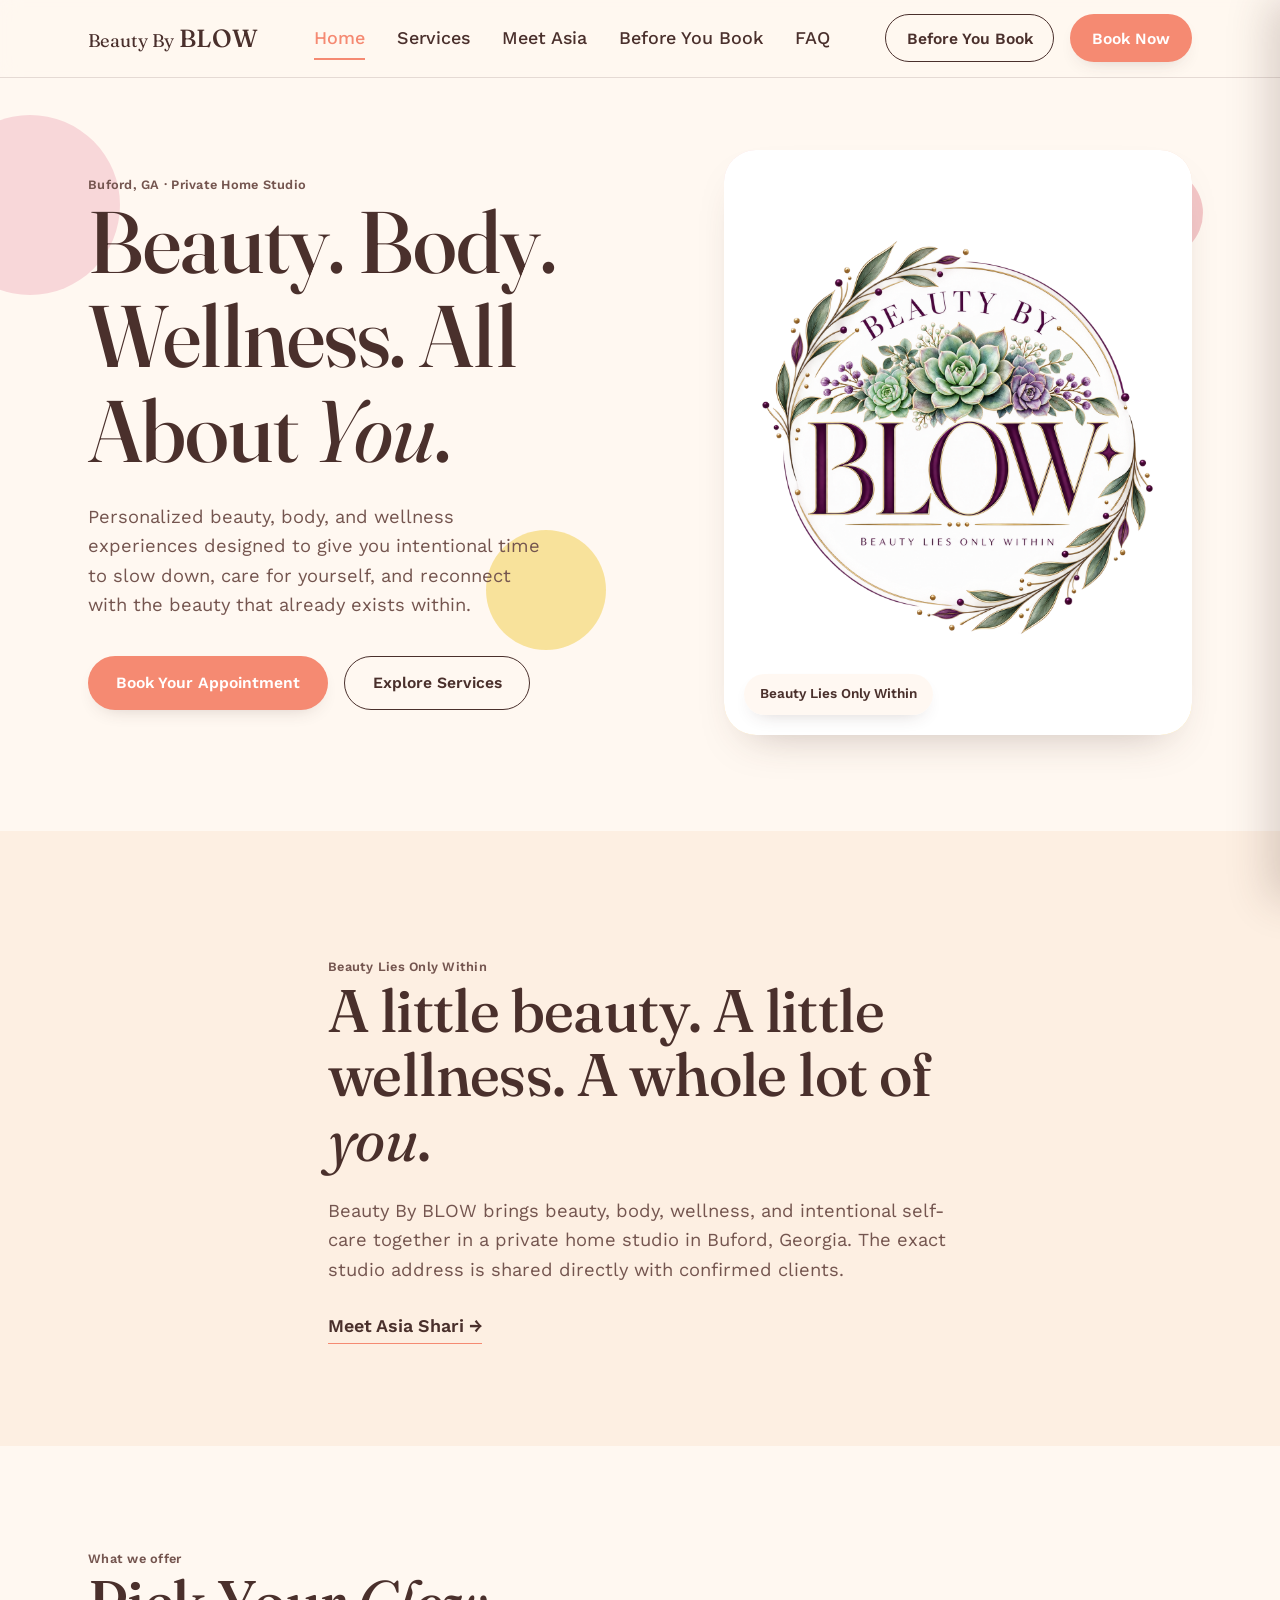
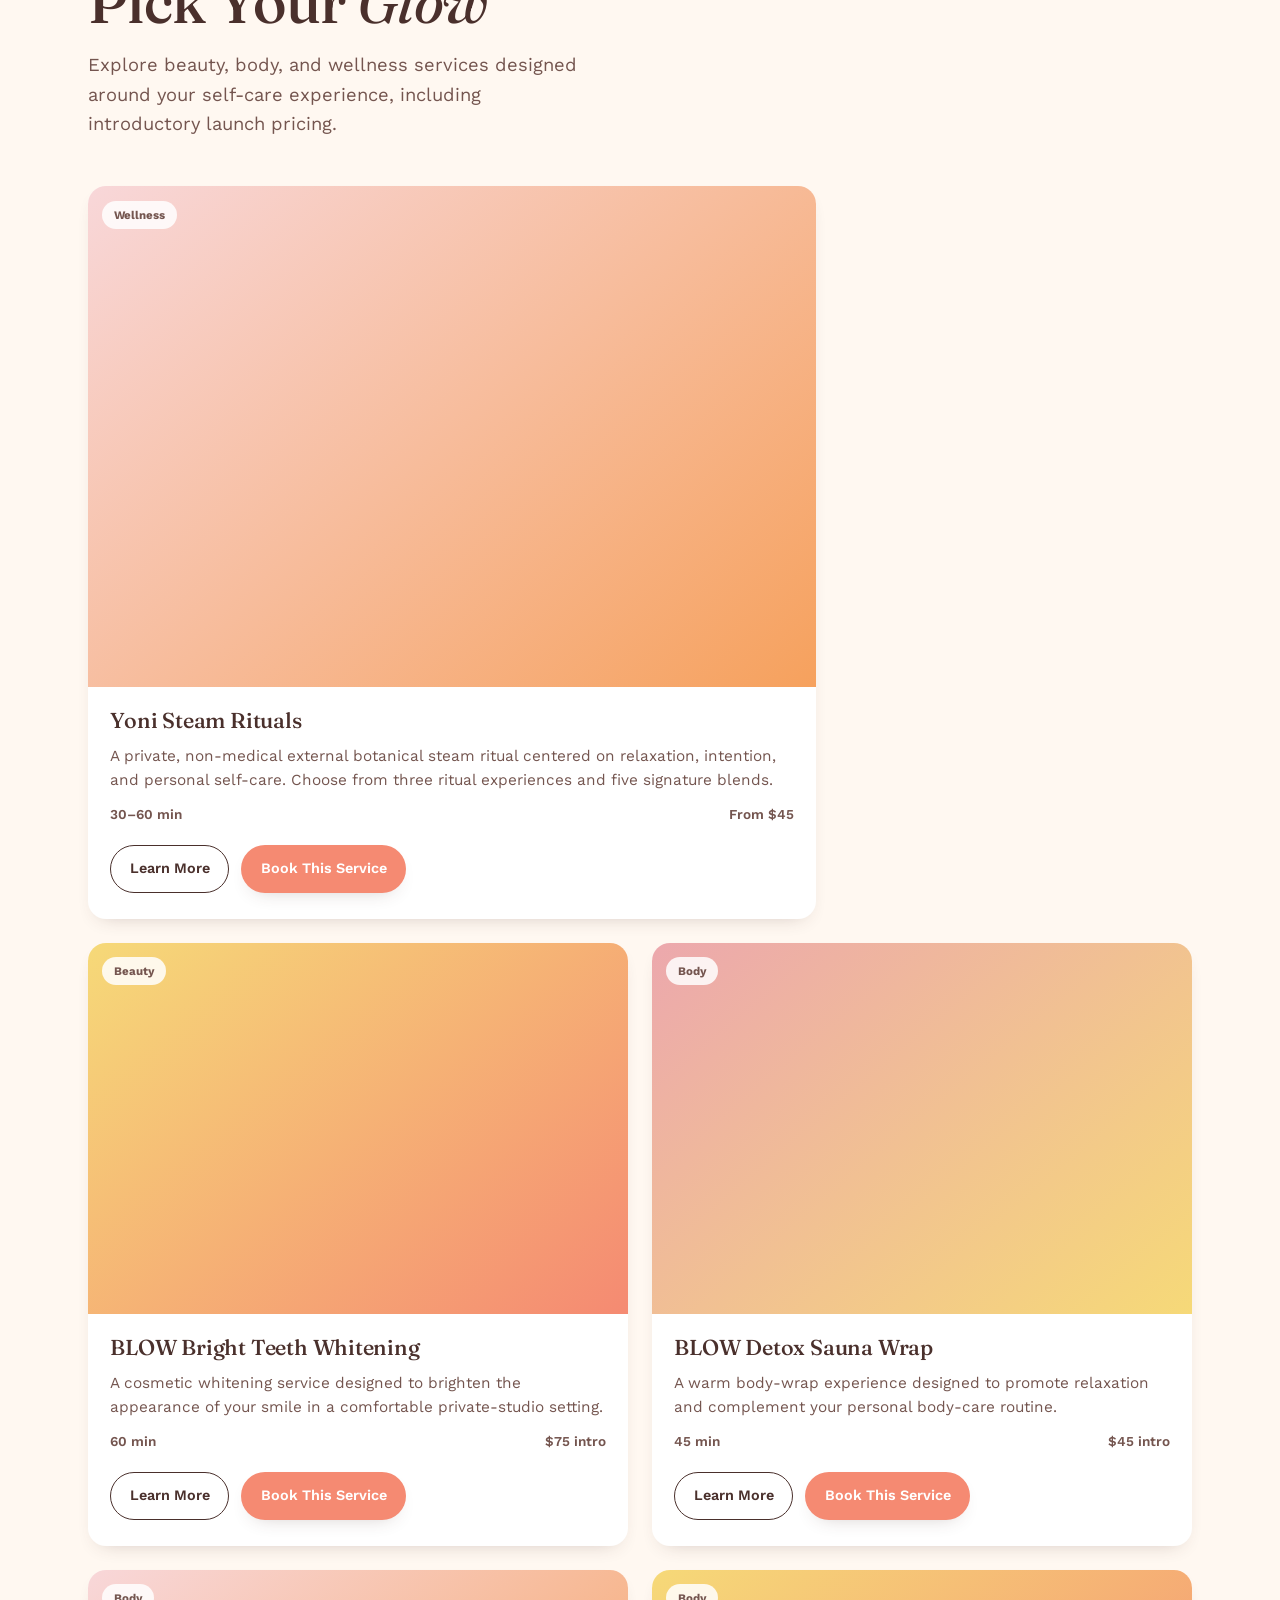
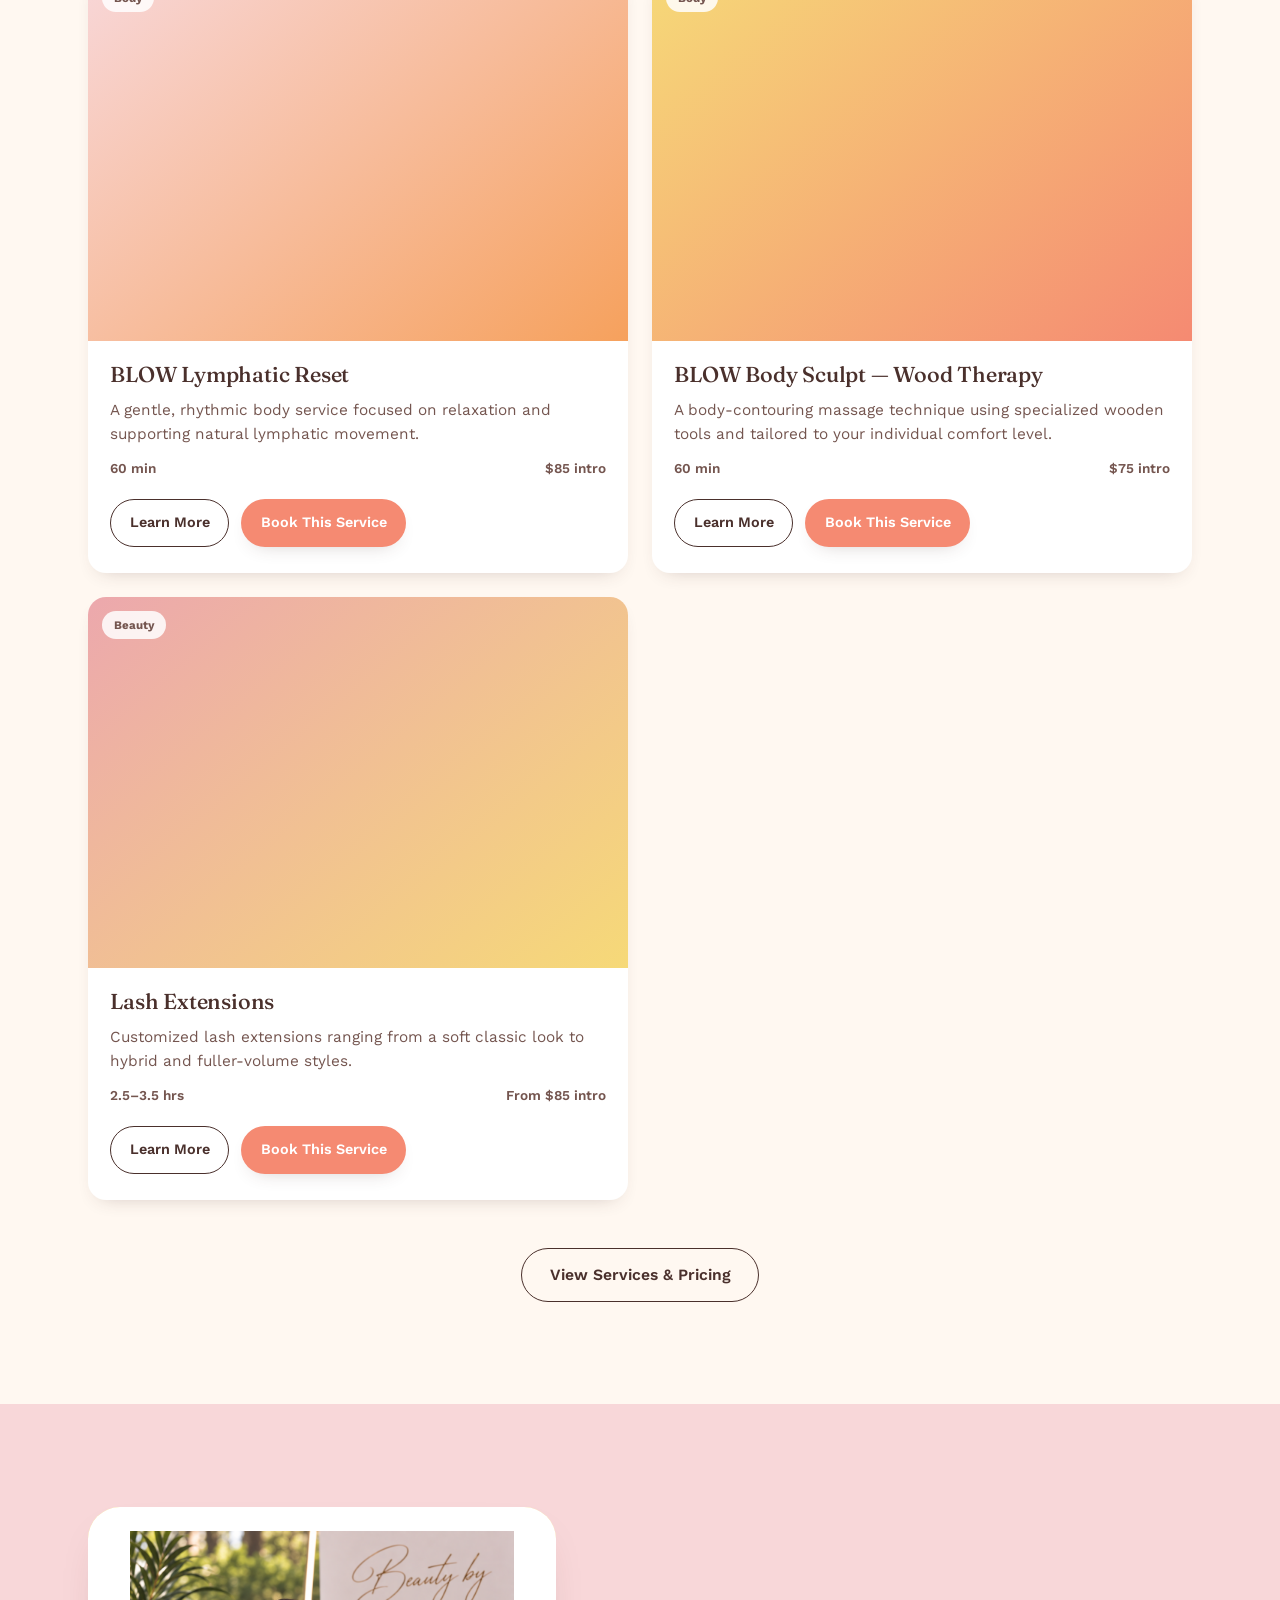
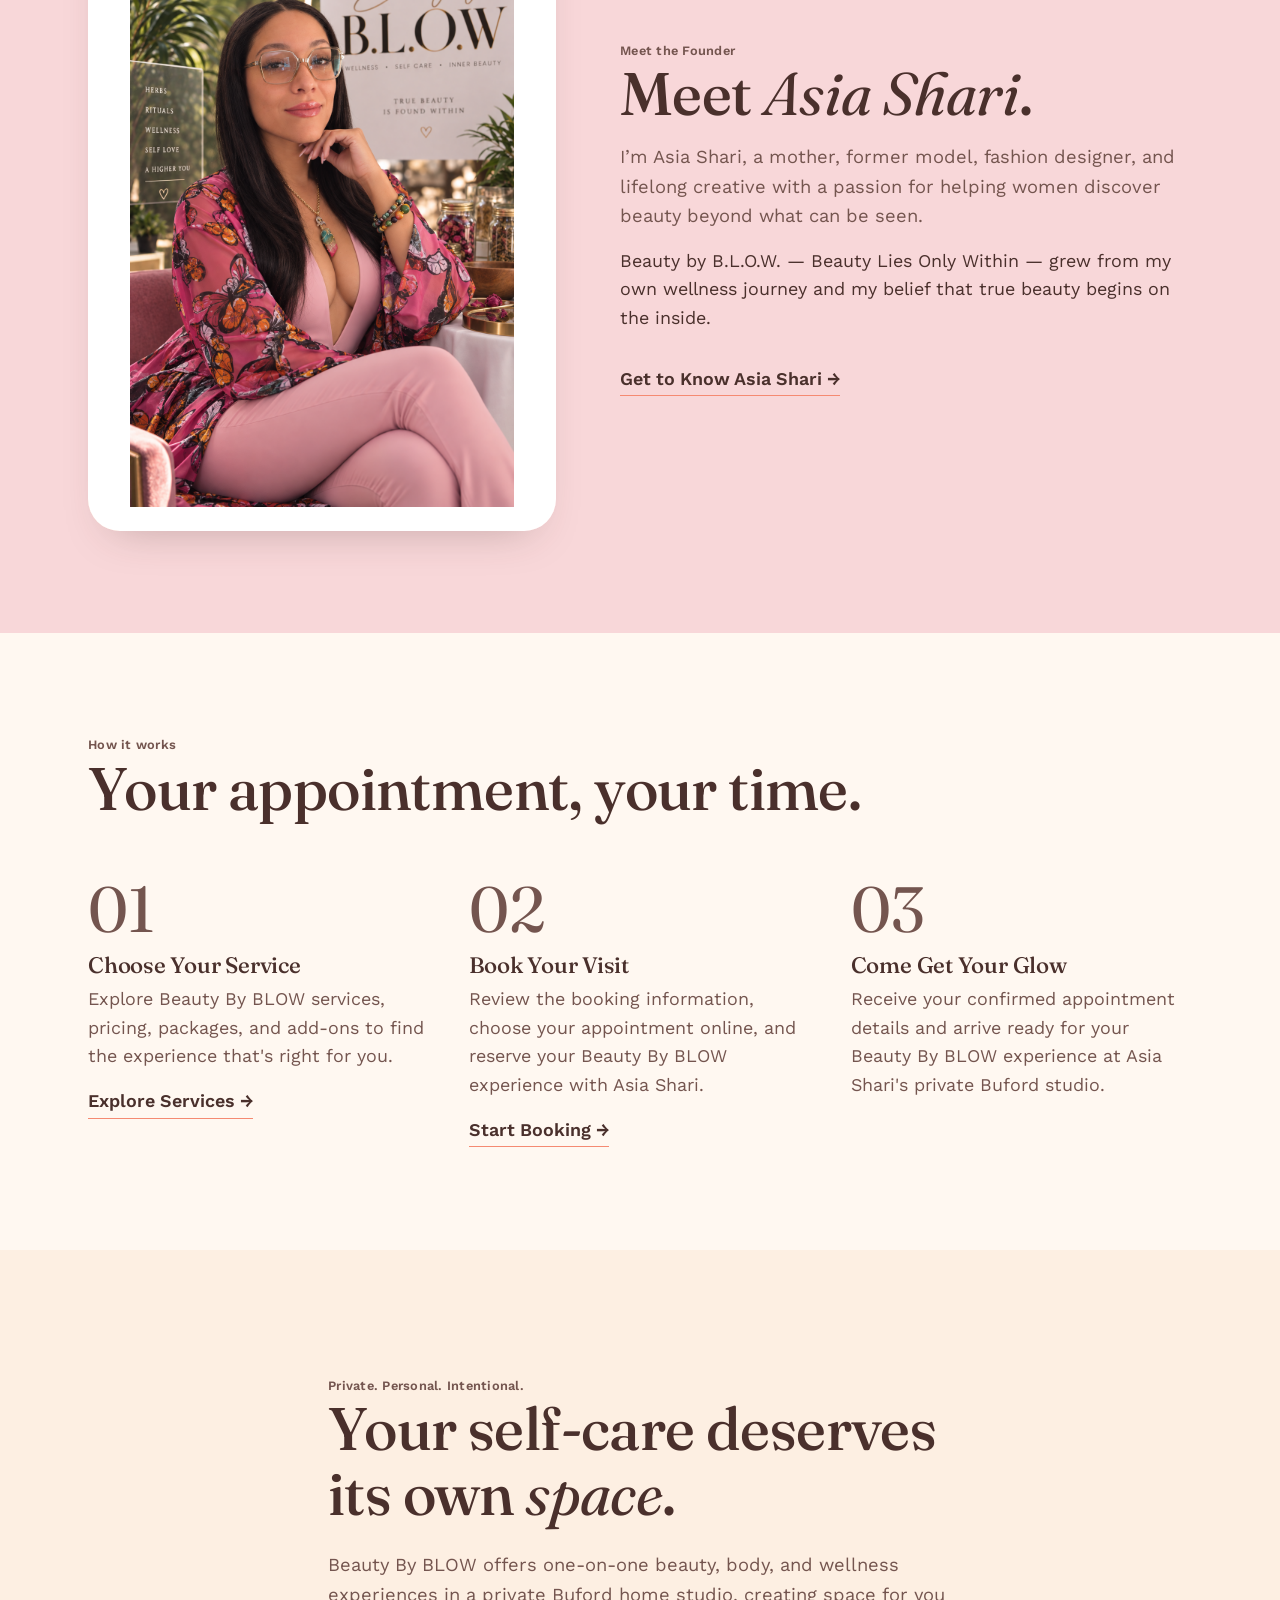
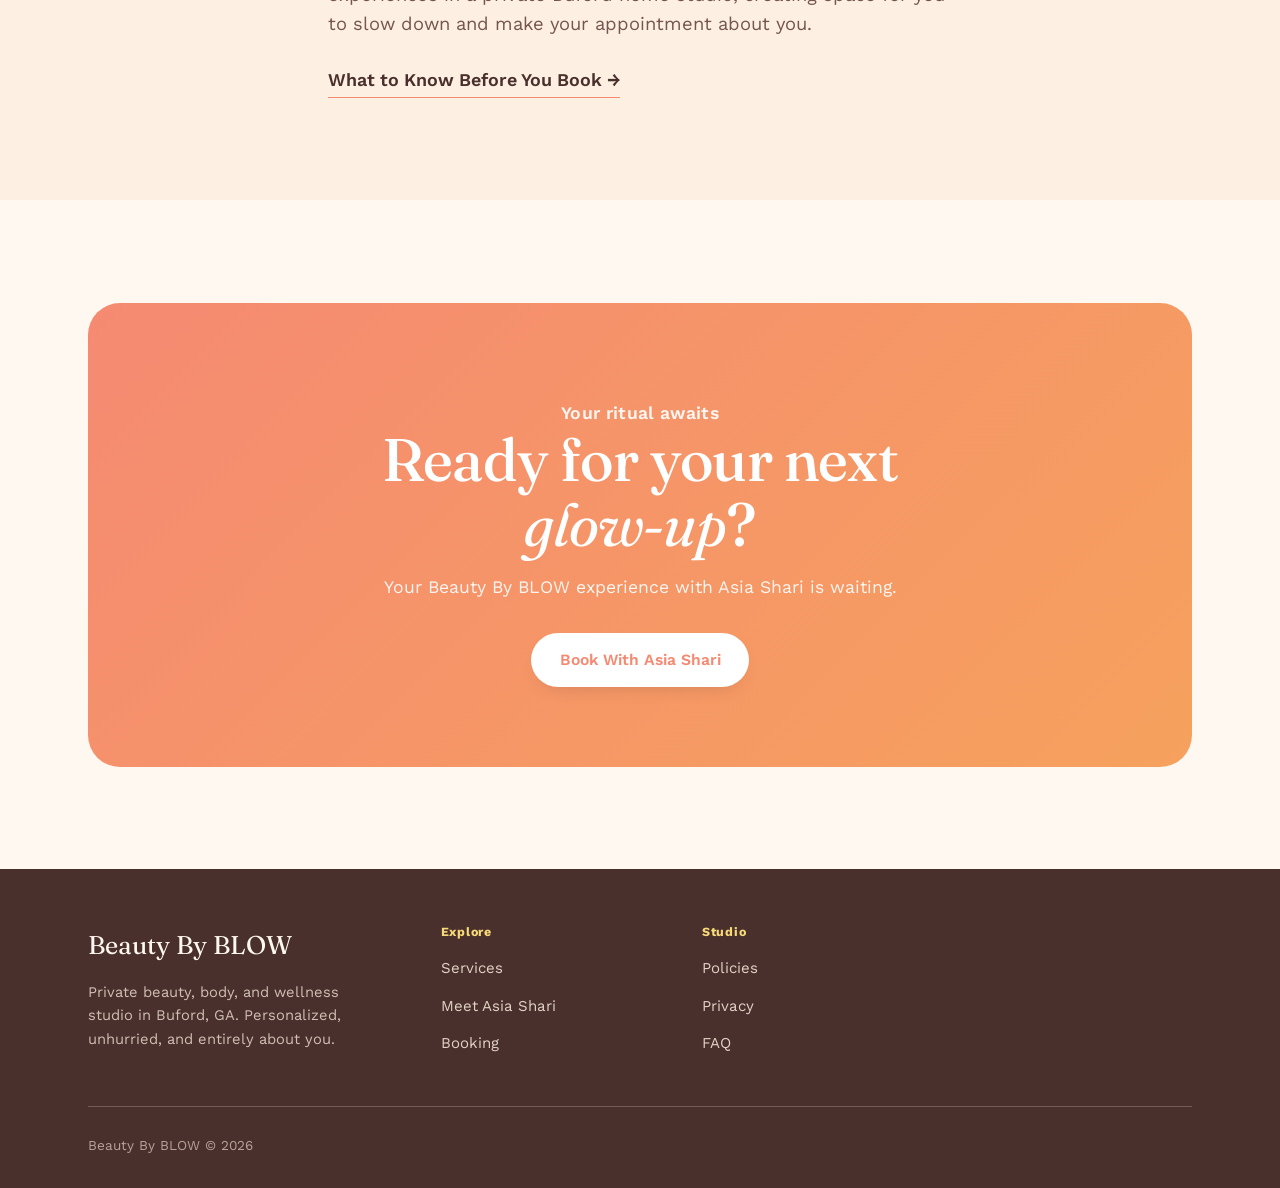
<file: index.html>
<!DOCTYPE html>
<html lang="en">

<head>
  <meta charset="UTF-8">
  <meta name="viewport" content="width=device-width, initial-scale=1.0">

  <title>Beauty By BLOW | Beauty, Body &amp; Wellness with Asia Shari</title>

  <meta
    name="description"
    content="Beauty By BLOW is Asia Shari's private beauty, body, and wellness studio in Buford, Georgia."
  >

  <link rel="preconnect" href="https://fonts.googleapis.com">
  <link rel="stylesheet" href="styles.css">
</head>

<body>

  <a class="visually-hidden" href="#main">Skip to content</a>


  <header class="site-header">
    <div class="wrap nav">

      <a class="brand" href="index.html">
        Beauty By <strong>BLOW</strong>
      </a>

      <nav class="nav-links" aria-label="Primary">
        <a href="index.html" aria-current="page">Home</a>
        <a href="services.html">Services</a>
        <a href="meet-asia.html">Meet Asia</a>
        <a href="before-you-book.html">Before You Book</a>
        <a href="faq.html">FAQ</a>
      </nav>

      <div class="nav-cta">

        <a class="btn btn-secondary" href="before-you-book.html">
          Before You Book
        </a>

        <a class="btn btn-primary" href="book.html">
          Book Now
        </a>

        <button
          class="hamburger"
          data-hamburger
          aria-label="Open menu"
          aria-expanded="false"
          aria-controls="mobile-menu"
        >
          <svg
            viewBox="0 0 24 24"
            fill="none"
            stroke="currentColor"
            stroke-width="2"
            stroke-linecap="round"
          >
            <line x1="3" y1="6" x2="21" y2="6"/>
            <line x1="3" y1="12" x2="21" y2="12"/>
            <line x1="3" y1="18" x2="21" y2="18"/>
          </svg>
        </button>

      </div>
    </div>
  </header>


  <div class="scrim" data-scrim></div>


  <div class="mobile-panel" id="mobile-menu" data-mobile-panel>

    <div class="mobile-panel-top">

      <span class="brand">
        Beauty By <strong>BLOW</strong>
      </span>

      <button
        class="hamburger"
        data-mobile-close
        aria-label="Close menu"
      >
        <svg
          viewBox="0 0 24 24"
          fill="none"
          stroke="currentColor"
          stroke-width="2"
          stroke-linecap="round"
        >
          <line x1="18" y1="6" x2="6" y2="18"/>
          <line x1="6" y1="6" x2="18" y2="18"/>
        </svg>
      </button>

    </div>

    <nav aria-label="Mobile">
      <a href="index.html">Home</a>
      <a href="services.html">Services</a>
      <a href="meet-asia.html">Meet Asia</a>
      <a href="before-you-book.html">Before You Book</a>
      <a href="faq.html">FAQ</a>
    </nav>

    <a class="btn btn-primary btn-block" href="book.html">
      Book Now
    </a>

  </div>


  <main id="main">


    <!-- HERO -->
    <section class="hero">

      <div
        class="blob float-slow"
        style="width:180px;height:180px;background:var(--blush);top:5%;left:-60px;"
      ></div>

      <div
        class="blob float-slower"
        style="width:120px;height:120px;background:var(--butter);top:60%;left:38%;opacity:0.7;"
      ></div>

      <div
        class="blob float-slow"
        style="width:90px;height:90px;background:var(--rose);top:12%;right:6%;opacity:0.6;"
      ></div>


      <div class="wrap hero-grid">

        <div class="reveal is-visible">

          <p class="eyebrow">
            Buford, GA · Private Home Studio
          </p>

          <h1>
            Beauty. Body. Wellness. All About
            <span class="italic">You</span>.
          </h1>

          <p class="hero-support">
            Personalized beauty, body, and wellness experiences designed
            to give you intentional time to slow down, care for yourself,
            and reconnect with the beauty that already exists within.
          </p>

          <div class="hero-ctas">

            <a class="btn btn-primary" href="book.html">
              Book Your Appointment
            </a>

            <a class="btn btn-secondary" href="services.html">
              Explore Services
            </a>

          </div>

        </div>


        <div class="hero-media reveal is-visible">

          <img
            src="images/beauty-by-blow-logo.png"
            alt="Beauty By BLOW logo with succulent and botanical artwork"
            loading="eager"
          >

          <span class="hero-media-caption">
            Beauty Lies Only Within
          </span>

        </div>

      </div>

    </section>


    <!-- INTRO / BRAND STATEMENT -->
    <section class="section bg-cream2">

      <div class="wrap intro reveal">

        <p class="eyebrow">
          Beauty Lies Only Within
        </p>

        <h2>
          A little beauty. A little wellness. A whole lot of
          <span class="italic">you</span>.
        </h2>

        <p
          class="lede"
          style="max-width:60ch;"
        >
          Beauty By BLOW brings beauty, body, wellness, and intentional
          self-care together in a private home studio in Buford, Georgia.
          The exact studio address is shared directly with confirmed clients.
        </p>

        <a
          class="intro-link"
          href="meet-asia.html"
        >
          Meet Asia Shari →
        </a>

      </div>

    </section>


    <!-- SERVICES TEASER -->
    <section class="section">

      <div class="wrap">

        <div class="reveal">

          <p class="eyebrow">
            What we offer
          </p>

          <h2 style="font-size:var(--step-3);">
            Pick Your <span class="italic">Glow</span>
          </h2>

          <p class="lede mt-1">
            Explore beauty, body, and wellness services designed around
            your self-care experience, including introductory launch pricing.
          </p>

        </div>


        <div
          class="services-grid mt-3"
          data-services-teaser
        ></div>


        <div class="center mt-3">

          <a
            class="btn btn-secondary"
            href="services.html"
          >
            View Services &amp; Pricing
          </a>

        </div>

      </div>

    </section>


    <!-- MEET ASIA -->
    <section class="section bg-blush">

      <div class="wrap asia-teaser">


        <div class="asia-portrait reveal">

          <img
            src="images/sharima-rivera-founder.png"
            alt="Asia Shari, founder of Beauty By BLOW"
            loading="lazy"
          >

        </div>


        <div class="reveal">

          <p class="eyebrow">
            Meet the Founder
          </p>

          <h2 style="font-size:var(--step-3);">
            Meet <span class="italic">Asia Shari</span>.
          </h2>

          <p
            class="lede mt-1"
            style="max-width:52ch;"
          >
            I’m Asia Shari, a mother, former model, fashion designer,
            and lifelong creative with a passion for helping women discover
            beauty beyond what can be seen.
          </p>

          <p
            class="mt-1"
            style="max-width:52ch;"
          >
            Beauty by B.L.O.W. — Beauty Lies Only Within — grew from my
            own wellness journey and my belief that true beauty begins
            on the inside.
          </p>

          <a
            class="intro-link mt-2"
            href="meet-asia.html"
          >
            Get to Know Asia Shari →
          </a>

        </div>

      </div>

    </section>


    <!-- EXPERIENCE -->
    <section class="section">

      <div class="wrap">

        <div class="reveal">

          <p class="eyebrow">
            How it works
          </p>

          <h2 style="font-size:var(--step-3);">
            Your appointment, your time.
          </h2>

        </div>


        <div class="steps">


          <div class="step reveal">

            <p class="step-num">
              01
            </p>

            <h3>
              Choose Your Service
            </h3>

            <p>
              Explore Beauty By BLOW services, pricing, packages,
              and add-ons to find the experience that's right for you.
            </p>

            <a
              class="intro-link mt-1"
              href="services.html"
            >
              Explore Services →
            </a>

          </div>


          <div class="step reveal">

            <p class="step-num">
              02
            </p>

            <h3>
              Book Your Visit
            </h3>

            <p>
              Review the booking information, choose your appointment
              online, and reserve your Beauty By BLOW experience with
              Asia Shari.
            </p>

            <a
              class="intro-link mt-1"
              href="book.html"
            >
              Start Booking →
            </a>

          </div>


          <div class="step reveal">

            <p class="step-num">
              03
            </p>

            <h3>
              Come Get Your Glow
            </h3>

            <p>
              Receive your confirmed appointment details and arrive
              ready for your Beauty By BLOW experience at Asia Shari's
              private Buford studio.
            </p>

          </div>


        </div>

      </div>

    </section>


    <!-- PRIVATE EXPERIENCE -->
    <section class="section bg-cream2">

      <div class="wrap intro reveal">

        <p class="eyebrow">
          Private. Personal. Intentional.
        </p>

        <h2>
          Your self-care deserves its own
          <span class="italic">space</span>.
        </h2>

        <p
          class="lede"
          style="max-width:60ch;"
        >
          Beauty By BLOW offers one-on-one beauty, body, and wellness
          experiences in a private Buford home studio, creating space
          for you to slow down and make your appointment about you.
        </p>

        <a
          class="intro-link"
          href="before-you-book.html"
        >
          What to Know Before You Book →
        </a>

      </div>

    </section>


    <!-- FINAL CTA -->
    <section class="section">

      <div class="wrap">

        <div class="final-cta reveal">

          <p class="eyebrow">
            Your ritual awaits
          </p>

          <h2>
            Ready for your next
            <span class="italic">glow-up</span>?
          </h2>

          <p>
            Your Beauty By BLOW experience with Asia Shari is waiting.
          </p>

          <a
            class="btn btn-primary"
            href="book.html"
          >
            Book With Asia Shari
          </a>

        </div>

      </div>

    </section>


  </main>


  <footer class="site-footer">

    <div class="wrap">

      <div class="footer-grid">


        <div>

          <p class="footer-brand">
            Beauty By BLOW
          </p>

          <p>
            Private beauty, body, and wellness studio in Buford, GA.
            Personalized, unhurried, and entirely about you.
          </p>

        </div>


        <div class="footer-col">

          <h4>
            Explore
          </h4>

          <ul>

            <li>
              <a href="services.html">
                Services
              </a>
            </li>

            <li>
              <a href="meet-asia.html">
                Meet Asia Shari
              </a>
            </li>

            <li>
              <a href="book.html">
                Booking
              </a>
            </li>

          </ul>

        </div>


        <div class="footer-col">

          <h4>
            Studio
          </h4>

          <ul>

            <li>
              <a href="before-you-book.html">
                Policies
              </a>
            </li>

            <li>
              <a href="before-you-book.html#privacy">
                Privacy
              </a>
            </li>

            <li>
              <a href="faq.html">
                FAQ
              </a>
            </li>

          </ul>

        </div>


      </div>


      <div class="footer-bottom">

        <span>
          Beauty By BLOW &copy;
          <span data-year></span>
        </span>

      </div>

    </div>

  </footer>


  <script src="data.js"></script>
  <script src="render.js"></script>
  <script src="main.js"></script>

</body>

</html>
</file>
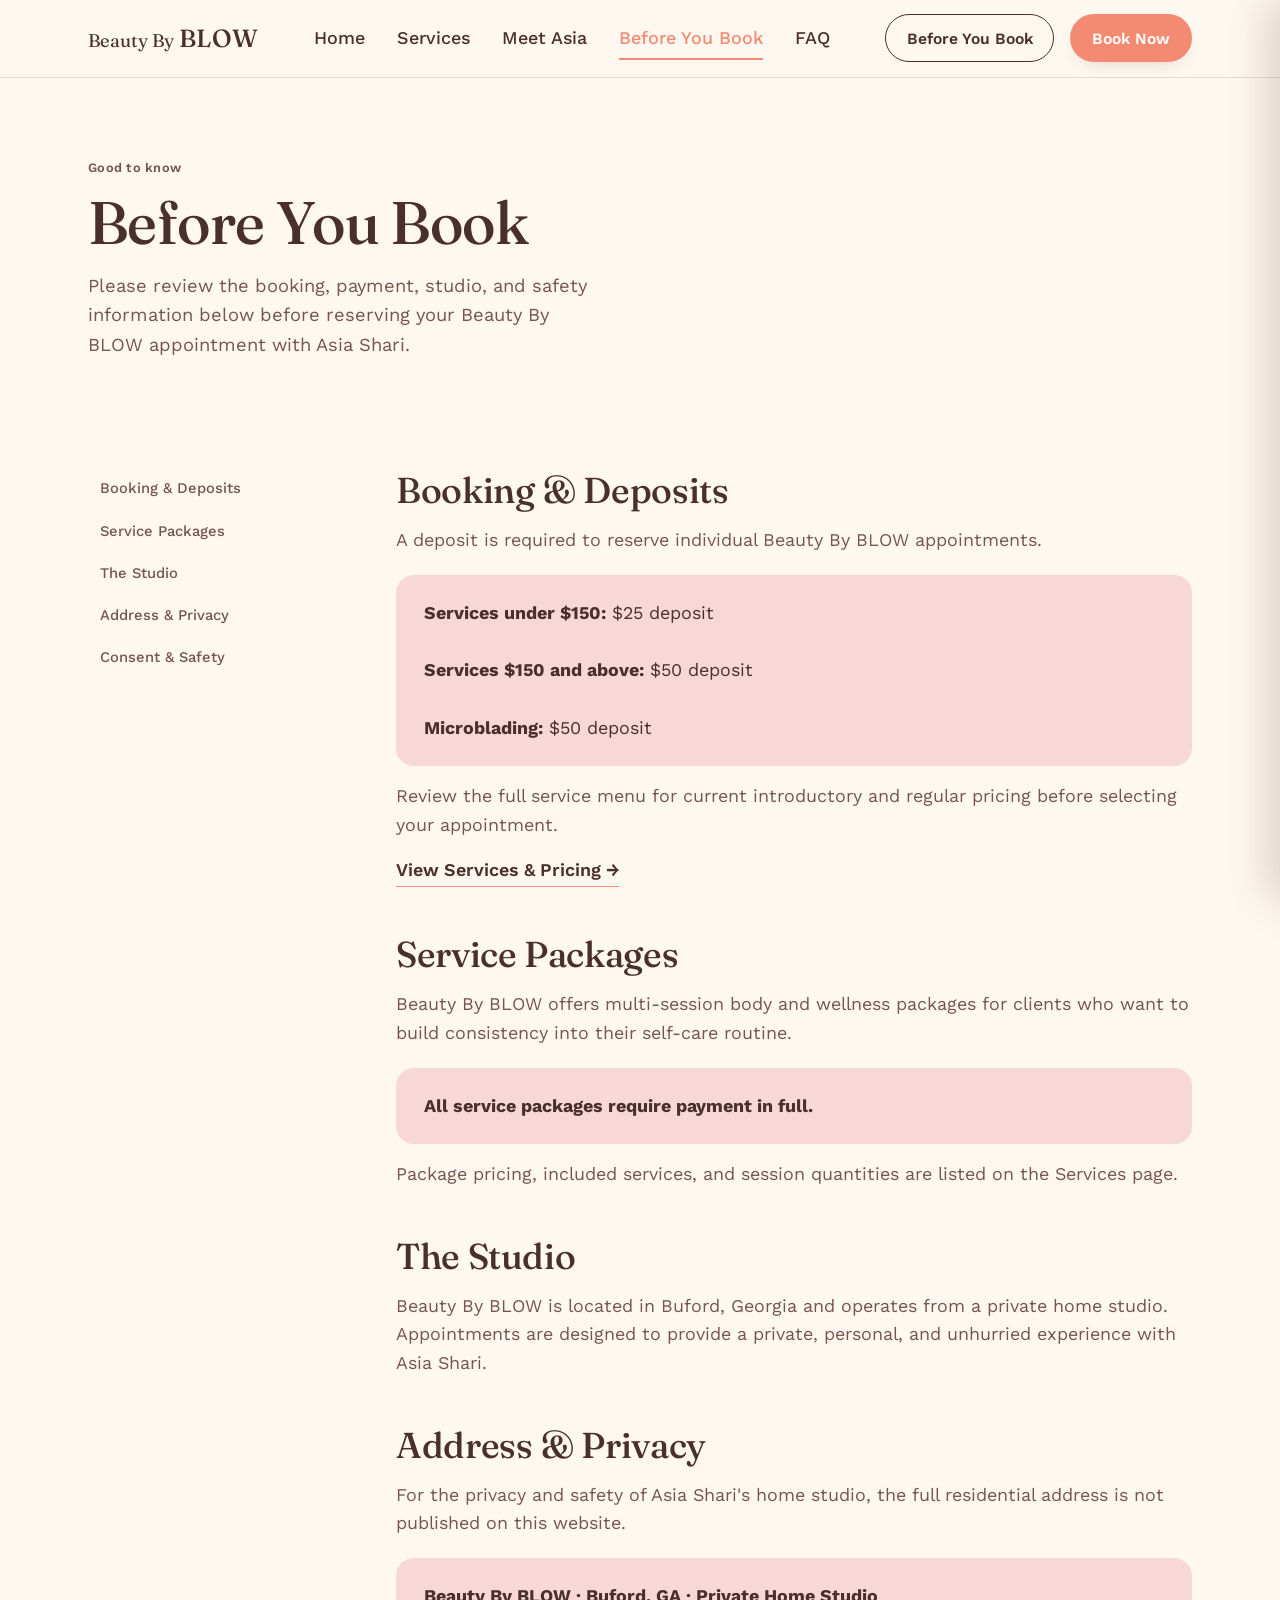
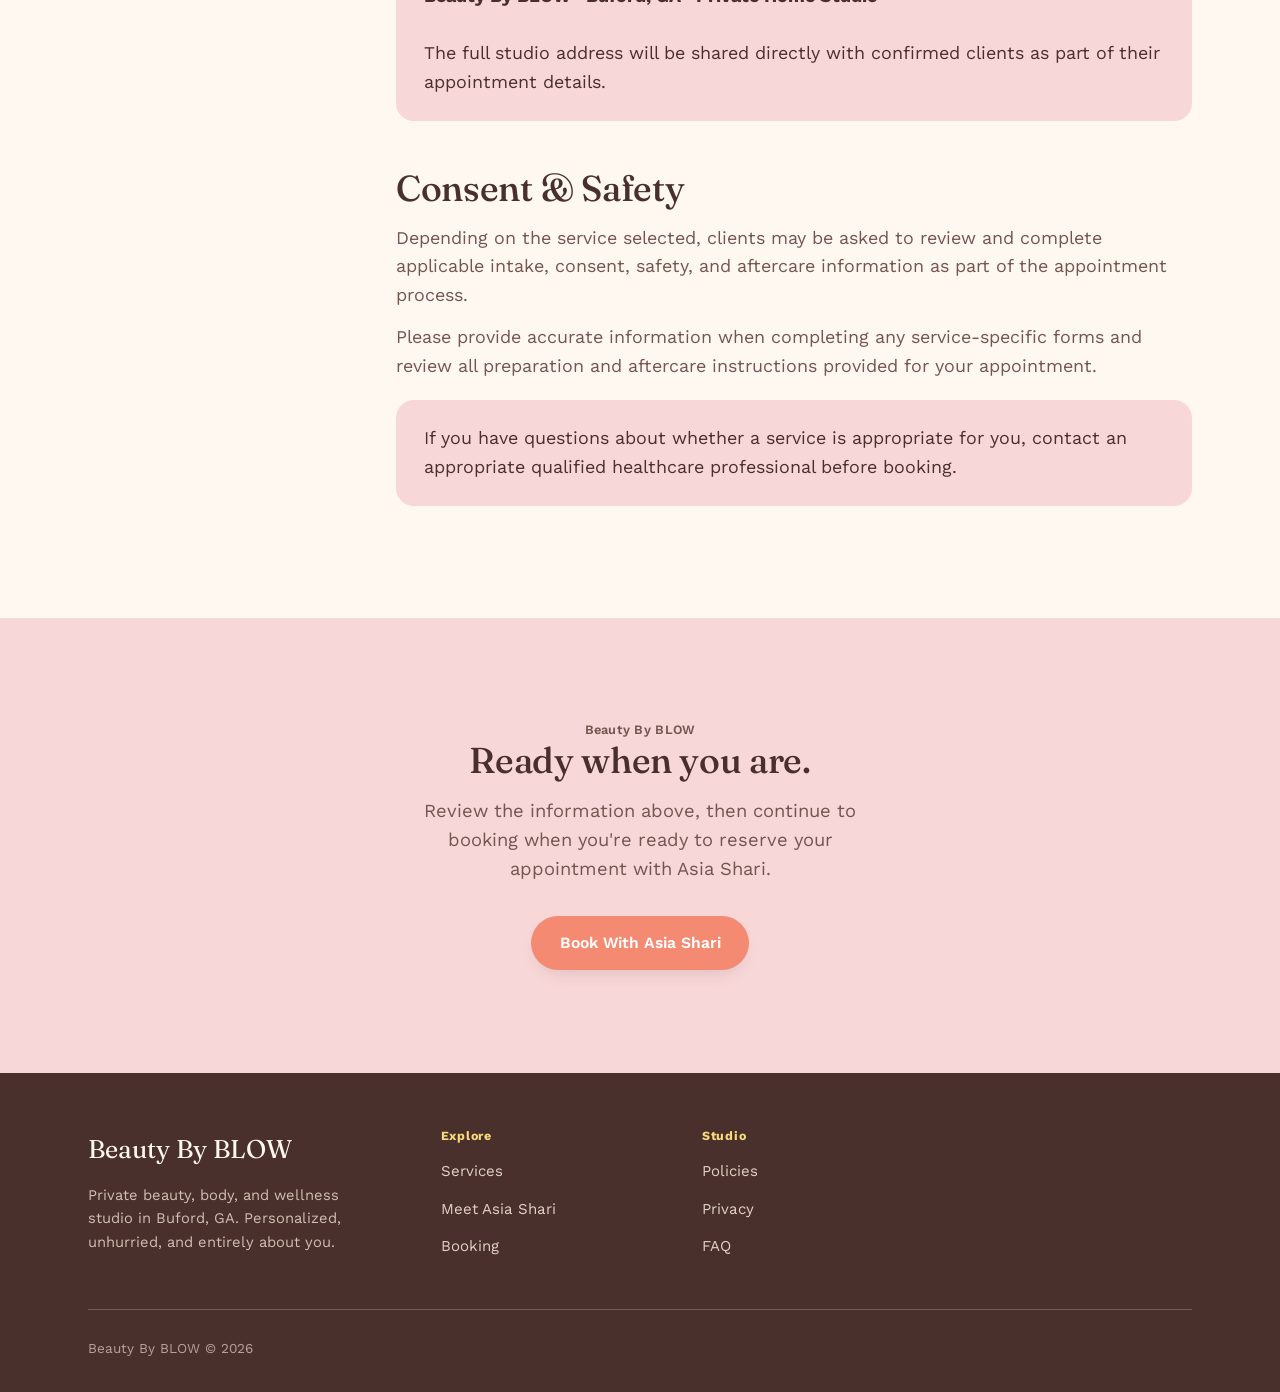
<file: before-you-book.html>
<!DOCTYPE html>
<html lang="en">
<head>
<meta charset="UTF-8">
<meta name="viewport" content="width=device-width, initial-scale=1.0">

<title>Before You Book | Beauty By BLOW</title>

<meta
  name="description"
  content="Review Beauty By BLOW booking information, deposits, package payments, studio privacy, and appointment preparation before booking with Asia Shari."
>

<link rel="stylesheet" href="styles.css">
</head>

<body>

<a class="visually-hidden" href="#main">Skip to content</a>


<header class="site-header">
  <div class="wrap nav">

    <a class="brand" href="index.html">
      Beauty By <strong>BLOW</strong>
    </a>

    <nav class="nav-links" aria-label="Primary">
      <a href="index.html">Home</a>
      <a href="services.html">Services</a>
      <a href="meet-asia.html">Meet Asia</a>
      <a href="before-you-book.html" aria-current="page">Before You Book</a>
      <a href="faq.html">FAQ</a>
    </nav>

    <div class="nav-cta">

      <a class="btn btn-secondary" href="before-you-book.html">
        Before You Book
      </a>

      <a class="btn btn-primary" href="book.html">
        Book Now
      </a>

      <button
        class="hamburger"
        data-hamburger
        aria-label="Open menu"
        aria-expanded="false"
        aria-controls="mobile-menu"
      >
        <svg
          viewBox="0 0 24 24"
          fill="none"
          stroke="currentColor"
          stroke-width="2"
          stroke-linecap="round"
        >
          <line x1="3" y1="6" x2="21" y2="6"/>
          <line x1="3" y1="12" x2="21" y2="12"/>
          <line x1="3" y1="18" x2="21" y2="18"/>
        </svg>
      </button>

    </div>
  </div>
</header>


<div class="scrim" data-scrim></div>


<div class="mobile-panel" id="mobile-menu" data-mobile-panel>

  <div class="mobile-panel-top">

    <span class="brand">
      Beauty By <strong>BLOW</strong>
    </span>

    <button
      class="hamburger"
      data-mobile-close
      aria-label="Close menu"
    >
      <svg
        viewBox="0 0 24 24"
        fill="none"
        stroke="currentColor"
        stroke-width="2"
        stroke-linecap="round"
      >
        <line x1="18" y1="6" x2="6" y2="18"/>
        <line x1="6" y1="6" x2="18" y2="18"/>
      </svg>
    </button>

  </div>

  <nav aria-label="Mobile">
    <a href="index.html">Home</a>
    <a href="services.html">Services</a>
    <a href="meet-asia.html">Meet Asia</a>
    <a href="before-you-book.html">Before You Book</a>
    <a href="faq.html">FAQ</a>
  </nav>

  <a class="btn btn-primary btn-block" href="book.html">
    Book Now
  </a>

</div>


<main id="main">

  <!-- PAGE HEADER -->
  <section class="page-header wrap">

    <p class="eyebrow reveal">
      Good to know
    </p>

    <h1 class="reveal">
      Before You Book
    </h1>

    <p class="lede reveal">
      Please review the booking, payment, studio, and safety information
      below before reserving your Beauty By BLOW appointment with Asia Shari.
    </p>

  </section>


  <!-- POLICIES -->
  <section class="section-tight">

    <div class="wrap policy-grid">

      <nav
        class="policy-nav"
        aria-label="Policy sections"
      >
        <a href="#booking">Booking &amp; Deposits</a>
        <a href="#packages">Service Packages</a>
        <a href="#studio">The Studio</a>
        <a href="#privacy">Address &amp; Privacy</a>
        <a href="#consent">Consent &amp; Safety</a>
      </nav>


      <div>


        <!-- BOOKING -->
        <div
          class="policy-section reveal"
          id="booking"
        >

          <h2>
            Booking &amp; Deposits
          </h2>

          <p>
            A deposit is required to reserve individual Beauty By BLOW
            appointments.
          </p>

          <div class="callout">
            <strong>Services under $150:</strong> $25 deposit
            <br><br>
            <strong>Services $150 and above:</strong> $50 deposit
            <br><br>
            <strong>Microblading:</strong> $50 deposit
          </div>

          <p class="mt-1">
            Review the full service menu for current introductory and
            regular pricing before selecting your appointment.
          </p>

          <a
            class="intro-link mt-1"
            href="services.html"
          >
            View Services &amp; Pricing →
          </a>

        </div>


        <!-- PACKAGES -->
        <div
          class="policy-section reveal"
          id="packages"
        >

          <h2>
            Service Packages
          </h2>

          <p>
            Beauty By BLOW offers multi-session body and wellness packages
            for clients who want to build consistency into their self-care
            routine.
          </p>

          <div class="callout">
            <strong>All service packages require payment in full.</strong>
          </div>

          <p class="mt-1">
            Package pricing, included services, and session quantities
            are listed on the Services page.
          </p>

        </div>


        <!-- STUDIO -->
        <div
          class="policy-section reveal"
          id="studio"
        >

          <h2>
            The Studio
          </h2>

          <p>
            Beauty By BLOW is located in Buford, Georgia and operates
            from a private home studio. Appointments are designed to
            provide a private, personal, and unhurried experience with
            Asia Shari.
          </p>

        </div>


        <!-- PRIVACY -->
        <div
          class="policy-section reveal"
          id="privacy"
        >

          <h2>
            Address &amp; Privacy
          </h2>

          <p>
            For the privacy and safety of Asia Shari's home studio,
            the full residential address is not published on this website.
          </p>

          <div class="callout">
            <strong>
              Beauty By BLOW · Buford, GA · Private Home Studio
            </strong>
            <br><br>
            The full studio address will be shared directly with confirmed
            clients as part of their appointment details.
          </div>

        </div>


        <!-- CONSENT -->
        <div
          class="policy-section reveal"
          id="consent"
        >

          <h2>
            Consent &amp; Safety
          </h2>

          <p>
            Depending on the service selected, clients may be asked to
            review and complete applicable intake, consent, safety, and
            aftercare information as part of the appointment process.
          </p>

          <p class="mt-1">
            Please provide accurate information when completing any
            service-specific forms and review all preparation and aftercare
            instructions provided for your appointment.
          </p>

          <div class="callout">
            If you have questions about whether a service is appropriate
            for you, contact an appropriate qualified healthcare professional
            before booking.
          </div>

        </div>


      </div>

    </div>

  </section>


  <!-- FINAL CTA -->
  <section class="section bg-blush">

    <div
      class="wrap center"
      style="max-width:600px;"
    >

      <p class="eyebrow">
        Beauty By BLOW
      </p>

      <h2 style="font-size:var(--step-2);">
        Ready when you are.
      </h2>

      <p class="lede center mt-1">
        Review the information above, then continue to booking when
        you're ready to reserve your appointment with Asia Shari.
      </p>

      <a
        class="btn btn-primary mt-2"
        href="book.html"
      >
        Book With Asia Shari
      </a>

    </div>

  </section>

</main>


<footer class="site-footer">

  <div class="wrap">

    <div class="footer-grid">

      <div>

        <p class="footer-brand">
          Beauty By BLOW
        </p>

        <p>
          Private beauty, body, and wellness studio in Buford, GA.
          Personalized, unhurried, and entirely about you.
        </p>

      </div>


      <div class="footer-col">

        <h4>
          Explore
        </h4>

        <ul>

          <li>
            <a href="services.html">
              Services
            </a>
          </li>

          <li>
            <a href="meet-asia.html">
              Meet Asia Shari
            </a>
          </li>

          <li>
            <a href="book.html">
              Booking
            </a>
          </li>

        </ul>

      </div>


      <div class="footer-col">

        <h4>
          Studio
        </h4>

        <ul>

          <li>
            <a href="before-you-book.html">
              Policies
            </a>
          </li>

          <li>
            <a href="before-you-book.html#privacy">
              Privacy
            </a>
          </li>

          <li>
            <a href="faq.html">
              FAQ
            </a>
          </li>

        </ul>

      </div>

    </div>


    <div class="footer-bottom">

      <span>
        Beauty By BLOW &copy;
        <span data-year></span>
      </span>

    </div>

  </div>

</footer>


<script src="main.js"></script>

</body>
</html>
</file>
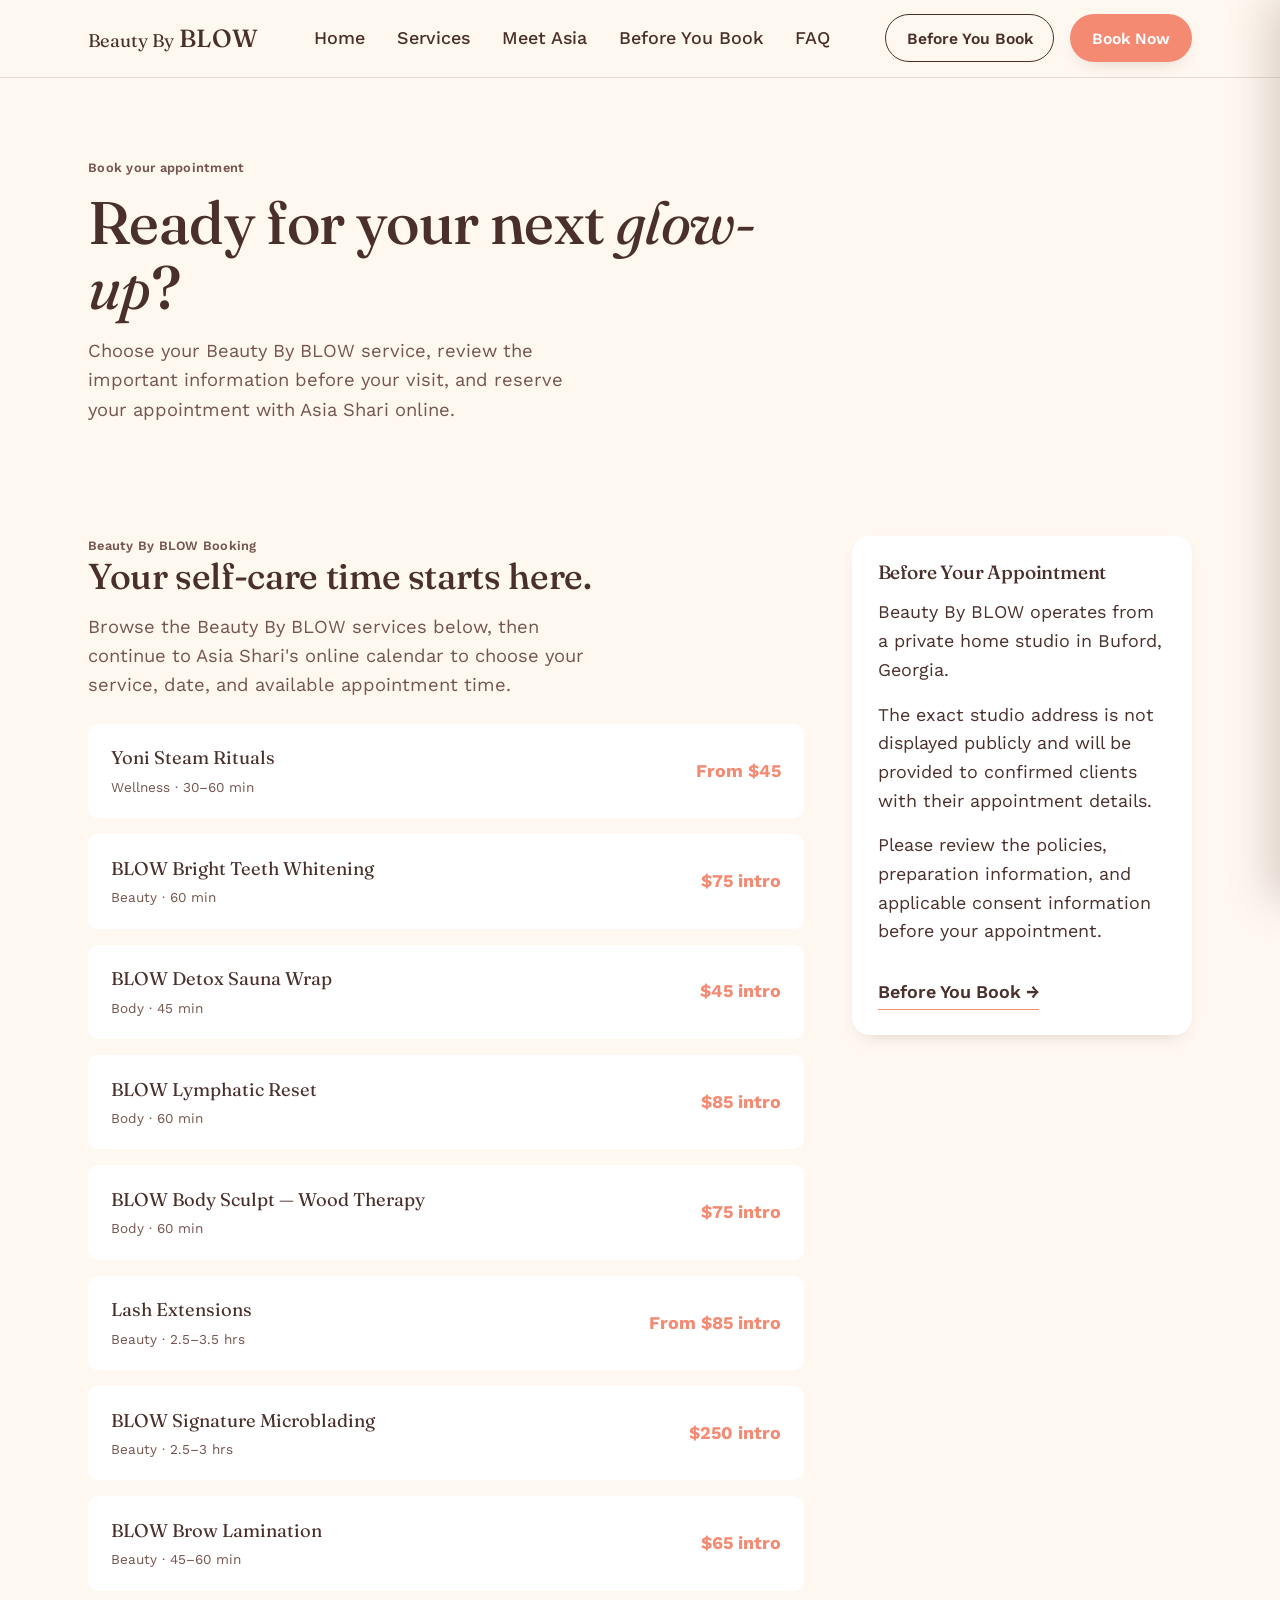
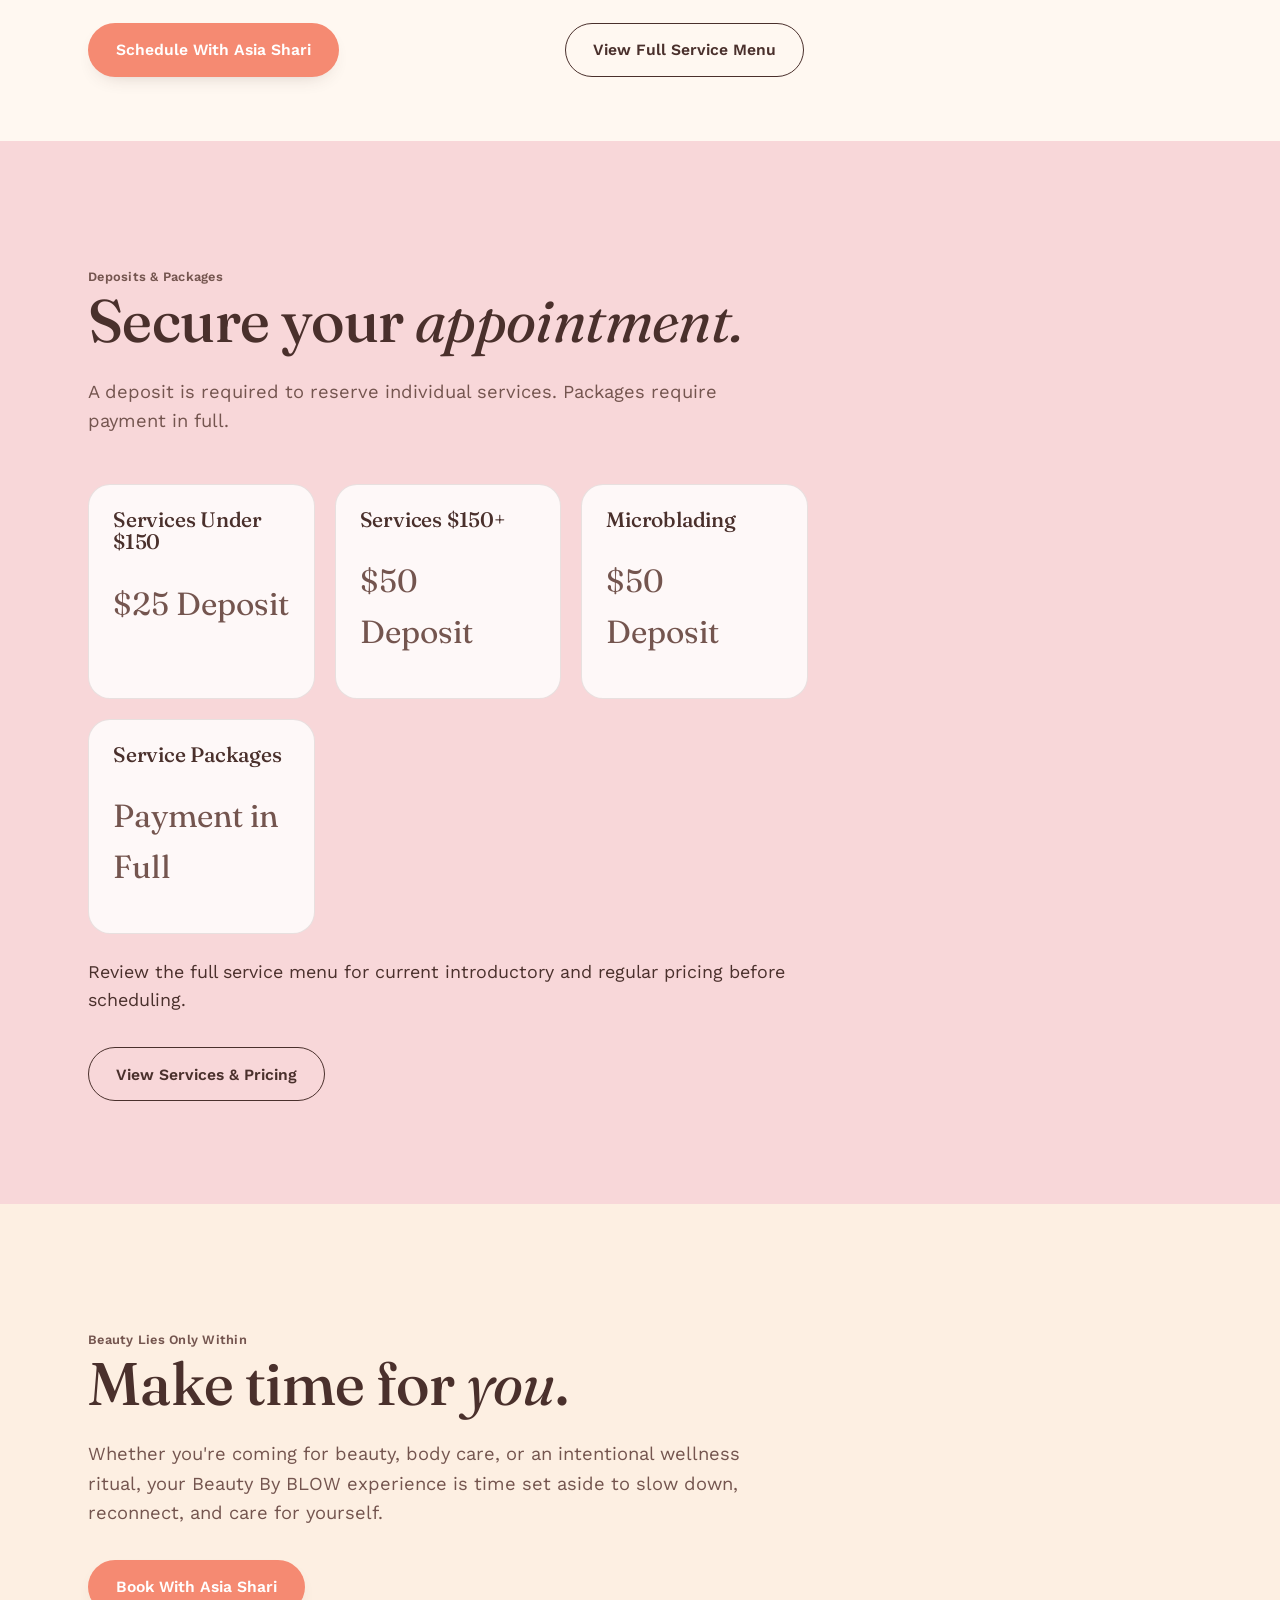
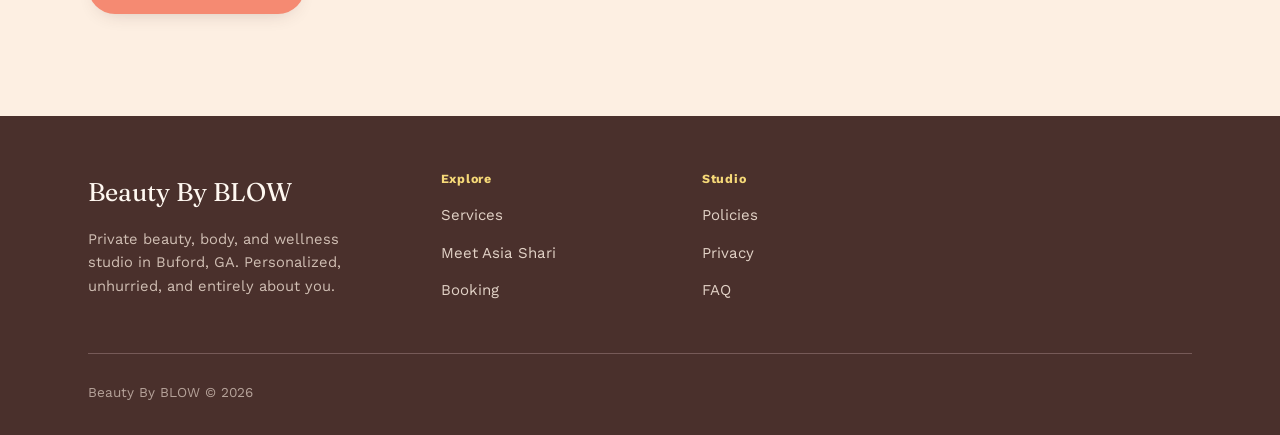
<file: book.html>
<!DOCTYPE html>
<html lang="en">
<head>
<meta charset="UTF-8">
<meta name="viewport" content="width=device-width, initial-scale=1.0">

<title>Book Now | Beauty By BLOW</title>

<meta
  name="description"
  content="Book your Beauty By BLOW beauty, body, and wellness appointment with Asia Shari in Buford, Georgia."
>

<link rel="stylesheet" href="styles.css">
</head>

<body>

<a class="visually-hidden" href="#main">Skip to content</a>


<header class="site-header">
  <div class="wrap nav">

    <a class="brand" href="index.html">
      Beauty By <strong>BLOW</strong>
    </a>

    <nav class="nav-links" aria-label="Primary">
      <a href="index.html">Home</a>
      <a href="services.html">Services</a>
      <a href="meet-asia.html">Meet Asia</a>
      <a href="before-you-book.html">Before You Book</a>
      <a href="faq.html">FAQ</a>
    </nav>

    <div class="nav-cta">

      <a class="btn btn-secondary" href="before-you-book.html">
        Before You Book
      </a>

      <a
        class="btn btn-primary"
        href="book.html"
        aria-current="page"
      >
        Book Now
      </a>

      <button
        class="hamburger"
        data-hamburger
        aria-label="Open menu"
        aria-expanded="false"
        aria-controls="mobile-menu"
      >
        <svg
          viewBox="0 0 24 24"
          fill="none"
          stroke="currentColor"
          stroke-width="2"
          stroke-linecap="round"
        >
          <line x1="3" y1="6" x2="21" y2="6"/>
          <line x1="3" y1="12" x2="21" y2="12"/>
          <line x1="3" y1="18" x2="21" y2="18"/>
        </svg>
      </button>

    </div>
  </div>
</header>


<div class="scrim" data-scrim></div>


<div class="mobile-panel" id="mobile-menu" data-mobile-panel>

  <div class="mobile-panel-top">

    <span class="brand">
      Beauty By <strong>BLOW</strong>
    </span>

    <button
      class="hamburger"
      data-mobile-close
      aria-label="Close menu"
    >
      <svg
        viewBox="0 0 24 24"
        fill="none"
        stroke="currentColor"
        stroke-width="2"
        stroke-linecap="round"
      >
        <line x1="18" y1="6" x2="6" y2="18"/>
        <line x1="6" y1="6" x2="18" y2="18"/>
      </svg>
    </button>

  </div>

  <nav aria-label="Mobile">
    <a href="index.html">Home</a>
    <a href="services.html">Services</a>
    <a href="meet-asia.html">Meet Asia</a>
    <a href="before-you-book.html">Before You Book</a>
    <a href="faq.html">FAQ</a>
  </nav>

  <a class="btn btn-primary btn-block" href="book.html">
    Book Now
  </a>

</div>


<main id="main">

  <!-- BOOKING HEADER -->
  <section class="page-header wrap">

    <p class="eyebrow reveal">
      Book your appointment
    </p>

    <h1 class="reveal">
      Ready for your next
      <span class="italic">glow-up</span>?
    </h1>

    <p class="lede reveal">
      Choose your Beauty By BLOW service, review the important information
      before your visit, and reserve your appointment with Asia Shari online.
    </p>

  </section>


  <!-- BOOKING AREA -->
  <section class="section-tight">

    <div class="wrap">

      <div class="booking-shell">

        <div>

          <div
            class="booking-step is-active"
            style="display:block;"
          >

            <p class="eyebrow">
              Beauty By BLOW Booking
            </p>

            <h2 style="font-size:var(--step-2);">
              Your self-care time starts here.
            </h2>

            <p
              class="lede mt-1"
              style="margin-bottom:1.5rem;"
            >
              Browse the Beauty By BLOW services below, then continue
              to Asia Shari's online calendar to choose your service,
              date, and available appointment time.
            </p>


            <div
              class="service-pick-list"
              data-service-pick-list
            ></div>


            <div class="step-actions">

              <a
                class="btn btn-primary"
                href="https://calendly.com/blowbysharibusiness"
                target="_blank"
                rel="noopener noreferrer"
              >
                Schedule With Asia Shari
              </a>

              <a
                class="btn btn-secondary"
                href="services.html"
              >
                View Full Service Menu
              </a>

            </div>

          </div>

        </div>


        <!-- BOOKING SUMMARY -->
        <aside
          class="summary-card"
          aria-label="Before your appointment"
        >

          <h3>
            Before Your Appointment
          </h3>

          <p>
            Beauty By BLOW operates from a private home studio in
            Buford, Georgia.
          </p>

          <p class="mt-1">
            The exact studio address is not displayed publicly and will
            be provided to confirmed clients with their appointment details.
          </p>

          <p class="mt-1">
            Please review the policies, preparation information, and
            applicable consent information before your appointment.
          </p>

          <a
            class="intro-link mt-2"
            href="before-you-book.html"
          >
            Before You Book →
          </a>

        </aside>

      </div>

    </div>

  </section>


  <!-- DEPOSIT INFORMATION -->
  <section class="section bg-blush">

    <div class="wrap">

      <div class="intro reveal">

        <p class="eyebrow">
          Deposits &amp; Packages
        </p>

        <h2>
          Secure your <span class="italic">appointment.</span>
        </h2>

        <p
          class="lede"
          style="max-width:60ch;"
        >
          A deposit is required to reserve individual services.
          Packages require payment in full.
        </p>


        <div class="ritual-grid mt-3">

          <article class="ritual-card">

            <h3>
              Services Under $150
            </h3>

            <p class="ritual-price">
              $25 Deposit
            </p>

          </article>


          <article class="ritual-card">

            <h3>
              Services $150+
            </h3>

            <p class="ritual-price">
              $50 Deposit
            </p>

          </article>


          <article class="ritual-card">

            <h3>
              Microblading
            </h3>

            <p class="ritual-price">
              $50 Deposit
            </p>

          </article>


          <article class="ritual-card">

            <h3>
              Service Packages
            </h3>

            <p class="ritual-price">
              Payment in Full
            </p>

          </article>

        </div>


        <p class="mt-2">
          Review the full service menu for current introductory and
          regular pricing before scheduling.
        </p>

        <a
          class="btn btn-secondary mt-2"
          href="services.html"
        >
          View Services &amp; Pricing
        </a>

      </div>

    </div>

  </section>


  <!-- BOOKING REMINDER -->
  <section class="section bg-cream2">

    <div class="wrap">

      <div class="intro reveal">

        <p class="eyebrow">
          Beauty Lies Only Within
        </p>

        <h2>
          Make time for <span class="italic">you</span>.
        </h2>

        <p
          class="lede"
          style="max-width:60ch;"
        >
          Whether you're coming for beauty, body care, or an intentional
          wellness ritual, your Beauty By BLOW experience is time set aside
          to slow down, reconnect, and care for yourself.
        </p>

        <a
          class="btn btn-primary mt-2"
          href="https://calendly.com/blowbysharibusiness"
          target="_blank"
          rel="noopener noreferrer"
        >
          Book With Asia Shari
        </a>

      </div>

    </div>

  </section>

</main>


<footer class="site-footer">

  <div class="wrap">

    <div class="footer-grid">

      <div>

        <p class="footer-brand">
          Beauty By BLOW
        </p>

        <p>
          Private beauty, body, and wellness studio in Buford, GA.
          Personalized, unhurried, and entirely about you.
        </p>

      </div>


      <div class="footer-col">

        <h4>
          Explore
        </h4>

        <ul>

          <li>
            <a href="services.html">
              Services
            </a>
          </li>

          <li>
            <a href="meet-asia.html">
              Meet Asia Shari
            </a>
          </li>

          <li>
            <a href="book.html">
              Booking
            </a>
          </li>

        </ul>

      </div>


      <div class="footer-col">

        <h4>
          Studio
        </h4>

        <ul>

          <li>
            <a href="before-you-book.html">
              Policies
            </a>
          </li>

          <li>
            <a href="before-you-book.html#privacy">
              Privacy
            </a>
          </li>

          <li>
            <a href="faq.html">
              FAQ
            </a>
          </li>

        </ul>

      </div>

    </div>


    <div class="footer-bottom">

      <span>
        Beauty By BLOW &copy;
        <span data-year></span>
      </span>

    </div>

  </div>

</footer>


<script src="data.js"></script>
<script src="booking.js"></script>
<script src="main.js"></script>

</body>
</html>
</file>
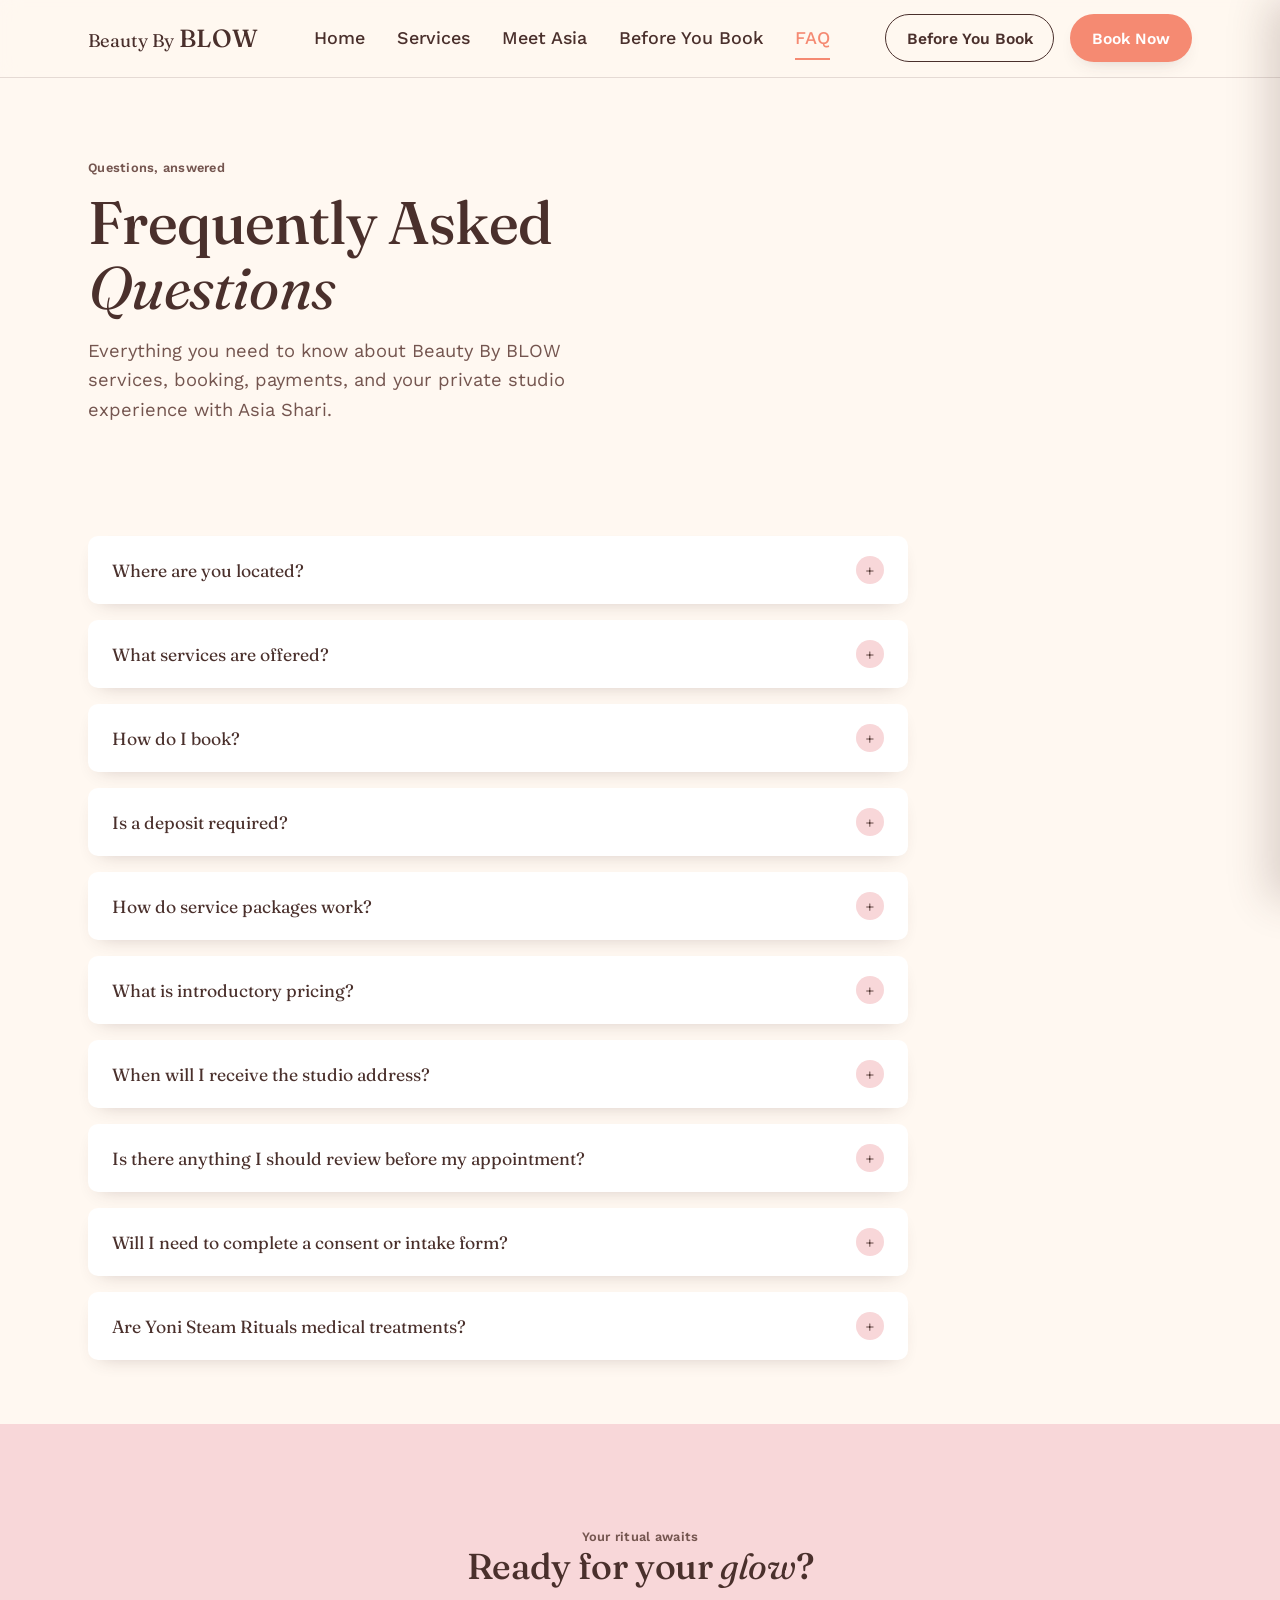
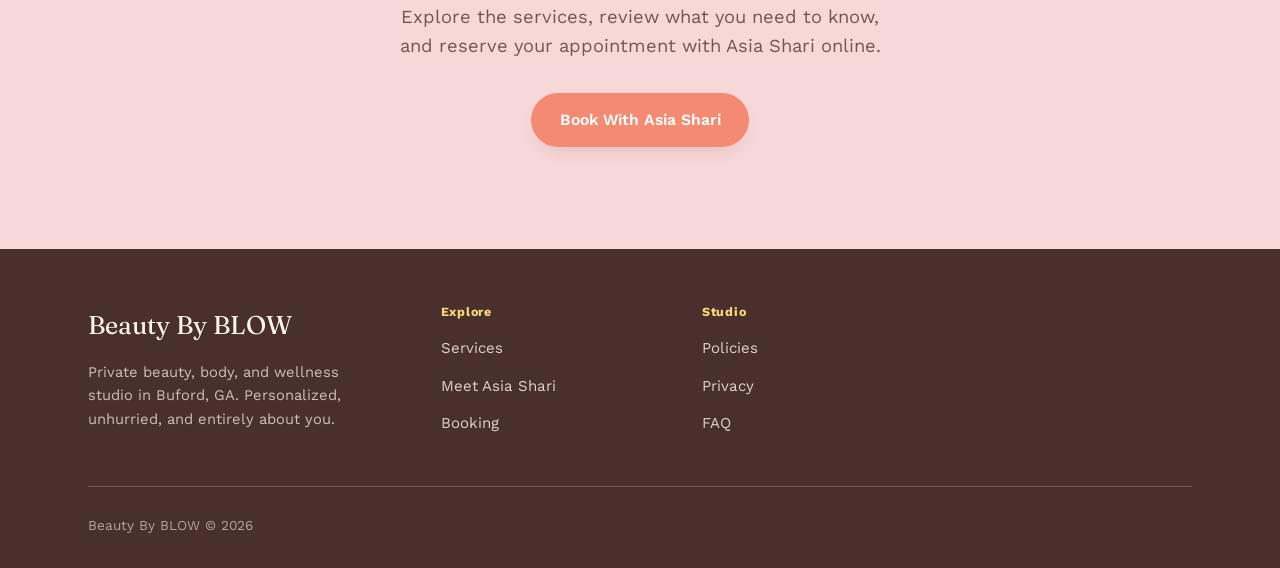
<file: faq.html>
<!DOCTYPE html>
<html lang="en">

<head>
  <meta charset="UTF-8">
  <meta name="viewport" content="width=device-width, initial-scale=1.0">

  <title>FAQ | Beauty By BLOW</title>

  <meta
    name="description"
    content="Frequently asked questions about Beauty By BLOW services, booking, deposits, packages, and the private studio experience with Asia Shari."
  >

  <link rel="stylesheet" href="styles.css">
</head>

<body>

  <a class="visually-hidden" href="#main">Skip to content</a>


  <header class="site-header">
    <div class="wrap nav">

      <a class="brand" href="index.html">
        Beauty By <strong>BLOW</strong>
      </a>

      <nav class="nav-links" aria-label="Primary">
        <a href="index.html">Home</a>
        <a href="services.html">Services</a>
        <a href="meet-asia.html">Meet Asia</a>
        <a href="before-you-book.html">Before You Book</a>
        <a href="faq.html" aria-current="page">FAQ</a>
      </nav>

      <div class="nav-cta">

        <a class="btn btn-secondary" href="before-you-book.html">
          Before You Book
        </a>

        <a class="btn btn-primary" href="book.html">
          Book Now
        </a>

        <button
          class="hamburger"
          data-hamburger
          aria-label="Open menu"
          aria-expanded="false"
          aria-controls="mobile-menu"
        >
          <svg
            viewBox="0 0 24 24"
            fill="none"
            stroke="currentColor"
            stroke-width="2"
            stroke-linecap="round"
          >
            <line x1="3" y1="6" x2="21" y2="6" />
            <line x1="3" y1="12" x2="21" y2="12" />
            <line x1="3" y1="18" x2="21" y2="18" />
          </svg>
        </button>

      </div>
    </div>
  </header>


  <div class="scrim" data-scrim></div>


  <div class="mobile-panel" id="mobile-menu" data-mobile-panel>

    <div class="mobile-panel-top">

      <span class="brand">
        Beauty By <strong>BLOW</strong>
      </span>

      <button
        class="hamburger"
        data-mobile-close
        aria-label="Close menu"
      >
        <svg
          viewBox="0 0 24 24"
          fill="none"
          stroke="currentColor"
          stroke-width="2"
          stroke-linecap="round"
        >
          <line x1="18" y1="6" x2="6" y2="18" />
          <line x1="6" y1="6" x2="18" y2="18" />
        </svg>
      </button>

    </div>

    <nav aria-label="Mobile">
      <a href="index.html">Home</a>
      <a href="services.html">Services</a>
      <a href="meet-asia.html">Meet Asia</a>
      <a href="before-you-book.html">Before You Book</a>
      <a href="faq.html">FAQ</a>
    </nav>

    <a class="btn btn-primary btn-block" href="book.html">
      Book Now
    </a>

  </div>


  <main id="main">

    <!-- PAGE HEADER -->
    <section class="page-header wrap">

      <p class="eyebrow reveal">
        Questions, answered
      </p>

      <h1 class="reveal">
        Frequently Asked <span class="italic">Questions</span>
      </h1>

      <p class="lede reveal">
        Everything you need to know about Beauty By BLOW services,
        booking, payments, and your private studio experience with Asia Shari.
      </p>

    </section>


    <!-- FAQ -->
    <section class="section-tight">

      <div class="wrap">

        <div class="faq-list">


          <!-- LOCATION -->
          <div class="faq-item">

            <h3>
              <button
                class="faq-question"
                aria-expanded="false"
                aria-controls="faq-a1"
              >
                Where are you located?
                <span class="faq-icon" aria-hidden="true">+</span>
              </button>
            </h3>

            <div class="faq-answer" id="faq-a1">

              <div class="faq-answer-inner">

                <p>
                  Beauty By BLOW is located in Buford, Georgia and
                  operates from a private home studio. The full residential
                  address is not published publicly and is provided to
                  confirmed clients with their appointment details.
                </p>

              </div>

            </div>

          </div>


          <!-- SERVICES -->
          <div class="faq-item">

            <h3>
              <button
                class="faq-question"
                aria-expanded="false"
                aria-controls="faq-a2"
              >
                What services are offered?
                <span class="faq-icon" aria-hidden="true">+</span>
              </button>
            </h3>

            <div class="faq-answer" id="faq-a2">

              <div class="faq-answer-inner">

                <p>
                  Beauty By BLOW offers Yoni Steam Rituals, teeth whitening,
                  sauna wraps, lymphatic services, wood therapy, lash
                  extensions, microblading, brow lamination, and curated
                  body-service packages.
                </p>

                <p class="mt-1">
                  Visit the Services page for current introductory pricing,
                  regular pricing, appointment durations, packages, and
                  available add-ons.
                </p>

              </div>

            </div>

          </div>


          <!-- BOOKING -->
          <div class="faq-item">

            <h3>
              <button
                class="faq-question"
                aria-expanded="false"
                aria-controls="faq-a3"
              >
                How do I book?
                <span class="faq-icon" aria-hidden="true">+</span>
              </button>
            </h3>

            <div class="faq-answer" id="faq-a3">

              <div class="faq-answer-inner">

                <p>
                  Visit the Beauty By BLOW booking page, review your
                  service options, and continue to Asia Shari's online
                  calendar to choose an available appointment.
                </p>

              </div>

            </div>

          </div>


          <!-- DEPOSITS -->
          <div class="faq-item">

            <h3>
              <button
                class="faq-question"
                aria-expanded="false"
                aria-controls="faq-a4"
              >
                Is a deposit required?
                <span class="faq-icon" aria-hidden="true">+</span>
              </button>
            </h3>

            <div class="faq-answer" id="faq-a4">

              <div class="faq-answer-inner">

                <p>
                  Yes. Services under $150 require a $25 deposit.
                  Services priced at $150 or more require a $50 deposit.
                  Microblading requires a $50 deposit.
                </p>

              </div>

            </div>

          </div>


          <!-- PACKAGES -->
          <div class="faq-item">

            <h3>
              <button
                class="faq-question"
                aria-expanded="false"
                aria-controls="faq-a5"
              >
                How do service packages work?
                <span class="faq-icon" aria-hidden="true">+</span>
              </button>
            </h3>

            <div class="faq-answer" id="faq-a5">

              <div class="faq-answer-inner">

                <p>
                  Beauty By BLOW offers multi-session body and wellness
                  packages for clients who want to build consistency into
                  their self-care routine. Service packages require payment
                  in full.
                </p>

                <p class="mt-1">
                  Package pricing and included services are listed on the
                  Services page.
                </p>

              </div>

            </div>

          </div>


          <!-- INTRO PRICING -->
          <div class="faq-item">

            <h3>
              <button
                class="faq-question"
                aria-expanded="false"
                aria-controls="faq-a6"
              >
                What is introductory pricing?
                <span class="faq-icon" aria-hidden="true">+</span>
              </button>
            </h3>

            <div class="faq-answer" id="faq-a6">

              <div class="faq-answer-inner">

                <p>
                  Introductory pricing is Beauty By BLOW's current launch
                  pricing for eligible services. The Services page displays
                  both introductory and regular pricing so you can review
                  the current menu before booking.
                </p>

              </div>

            </div>

          </div>


          <!-- ADDRESS -->
          <div class="faq-item">

            <h3>
              <button
                class="faq-question"
                aria-expanded="false"
                aria-controls="faq-a7"
              >
                When will I receive the studio address?
                <span class="faq-icon" aria-hidden="true">+</span>
              </button>
            </h3>

            <div class="faq-answer" id="faq-a7">

              <div class="faq-answer-inner">

                <p>
                  Beauty By BLOW is a private home studio, so the full
                  residential address is kept off the public website.
                  Confirmed clients receive the studio information with
                  their appointment details.
                </p>

              </div>

            </div>

          </div>


          <!-- BEFORE APPOINTMENT -->
          <div class="faq-item">

            <h3>
              <button
                class="faq-question"
                aria-expanded="false"
                aria-controls="faq-a8"
              >
                Is there anything I should review before my appointment?
                <span class="faq-icon" aria-hidden="true">+</span>
              </button>
            </h3>

            <div class="faq-answer" id="faq-a8">

              <div class="faq-answer-inner">

                <p>
                  Yes. Please review the Before You Book page for deposit
                  information, package payments, studio details, privacy
                  information, and applicable consent and safety information.
                </p>

              </div>

            </div>

          </div>


          <!-- FORMS -->
          <div class="faq-item">

            <h3>
              <button
                class="faq-question"
                aria-expanded="false"
                aria-controls="faq-a9"
              >
                Will I need to complete a consent or intake form?
                <span class="faq-icon" aria-hidden="true">+</span>
              </button>
            </h3>

            <div class="faq-answer" id="faq-a9">

              <div class="faq-answer-inner">

                <p>
                  Depending on the service selected, you may be asked to
                  review and complete applicable intake, consent, safety,
                  or aftercare information as part of your appointment
                  process.
                </p>

              </div>

            </div>

          </div>


          <!-- YONI STEAM -->
          <div class="faq-item">

            <h3>
              <button
                class="faq-question"
                aria-expanded="false"
                aria-controls="faq-a10"
              >
                Are Yoni Steam Rituals medical treatments?
                <span class="faq-icon" aria-hidden="true">+</span>
              </button>
            </h3>

            <div class="faq-answer" id="faq-a10">

              <div class="faq-answer-inner">

                <p>
                  No. Beauty By BLOW offers Yoni Steam Rituals as optional,
                  external self-care experiences centered on relaxation,
                  intention, and personal wellness. They are not offered as
                  medical treatment.
                </p>

              </div>

            </div>

          </div>


        </div>

      </div>

    </section>


    <!-- FINAL CTA -->
    <section class="section bg-blush">

      <div
        class="wrap center"
        style="max-width:600px;"
      >

        <p class="eyebrow">
          Your ritual awaits
        </p>

        <h2 style="font-size:var(--step-2);">
          Ready for your <span class="italic">glow</span>?
        </h2>

        <p class="lede center mt-1">
          Explore the services, review what you need to know, and reserve
          your appointment with Asia Shari online.
        </p>

        <a
          class="btn btn-primary mt-2"
          href="book.html"
        >
          Book With Asia Shari
        </a>

      </div>

    </section>

  </main>


  <footer class="site-footer">

    <div class="wrap">

      <div class="footer-grid">

        <div>

          <p class="footer-brand">
            Beauty By BLOW
          </p>

          <p>
            Private beauty, body, and wellness studio in Buford, GA.
            Personalized, unhurried, and entirely about you.
          </p>

        </div>


        <div class="footer-col">

          <h4>
            Explore
          </h4>

          <ul>
            <li>
              <a href="services.html">Services</a>
            </li>

            <li>
              <a href="meet-asia.html">Meet Asia Shari</a>
            </li>

            <li>
              <a href="book.html">Booking</a>
            </li>
          </ul>

        </div>


        <div class="footer-col">

          <h4>
            Studio
          </h4>

          <ul>
            <li>
              <a href="before-you-book.html">Policies</a>
            </li>

            <li>
              <a href="before-you-book.html#privacy">Privacy</a>
            </li>

            <li>
              <a href="faq.html">FAQ</a>
            </li>
          </ul>

        </div>

      </div>


      <div class="footer-bottom">

        <span>
          Beauty By BLOW &copy;
          <span data-year></span>
        </span>

      </div>

    </div>

  </footer>


  <script src="faq.js"></script>
  <script src="main.js"></script>

</body>

</html>
</file>
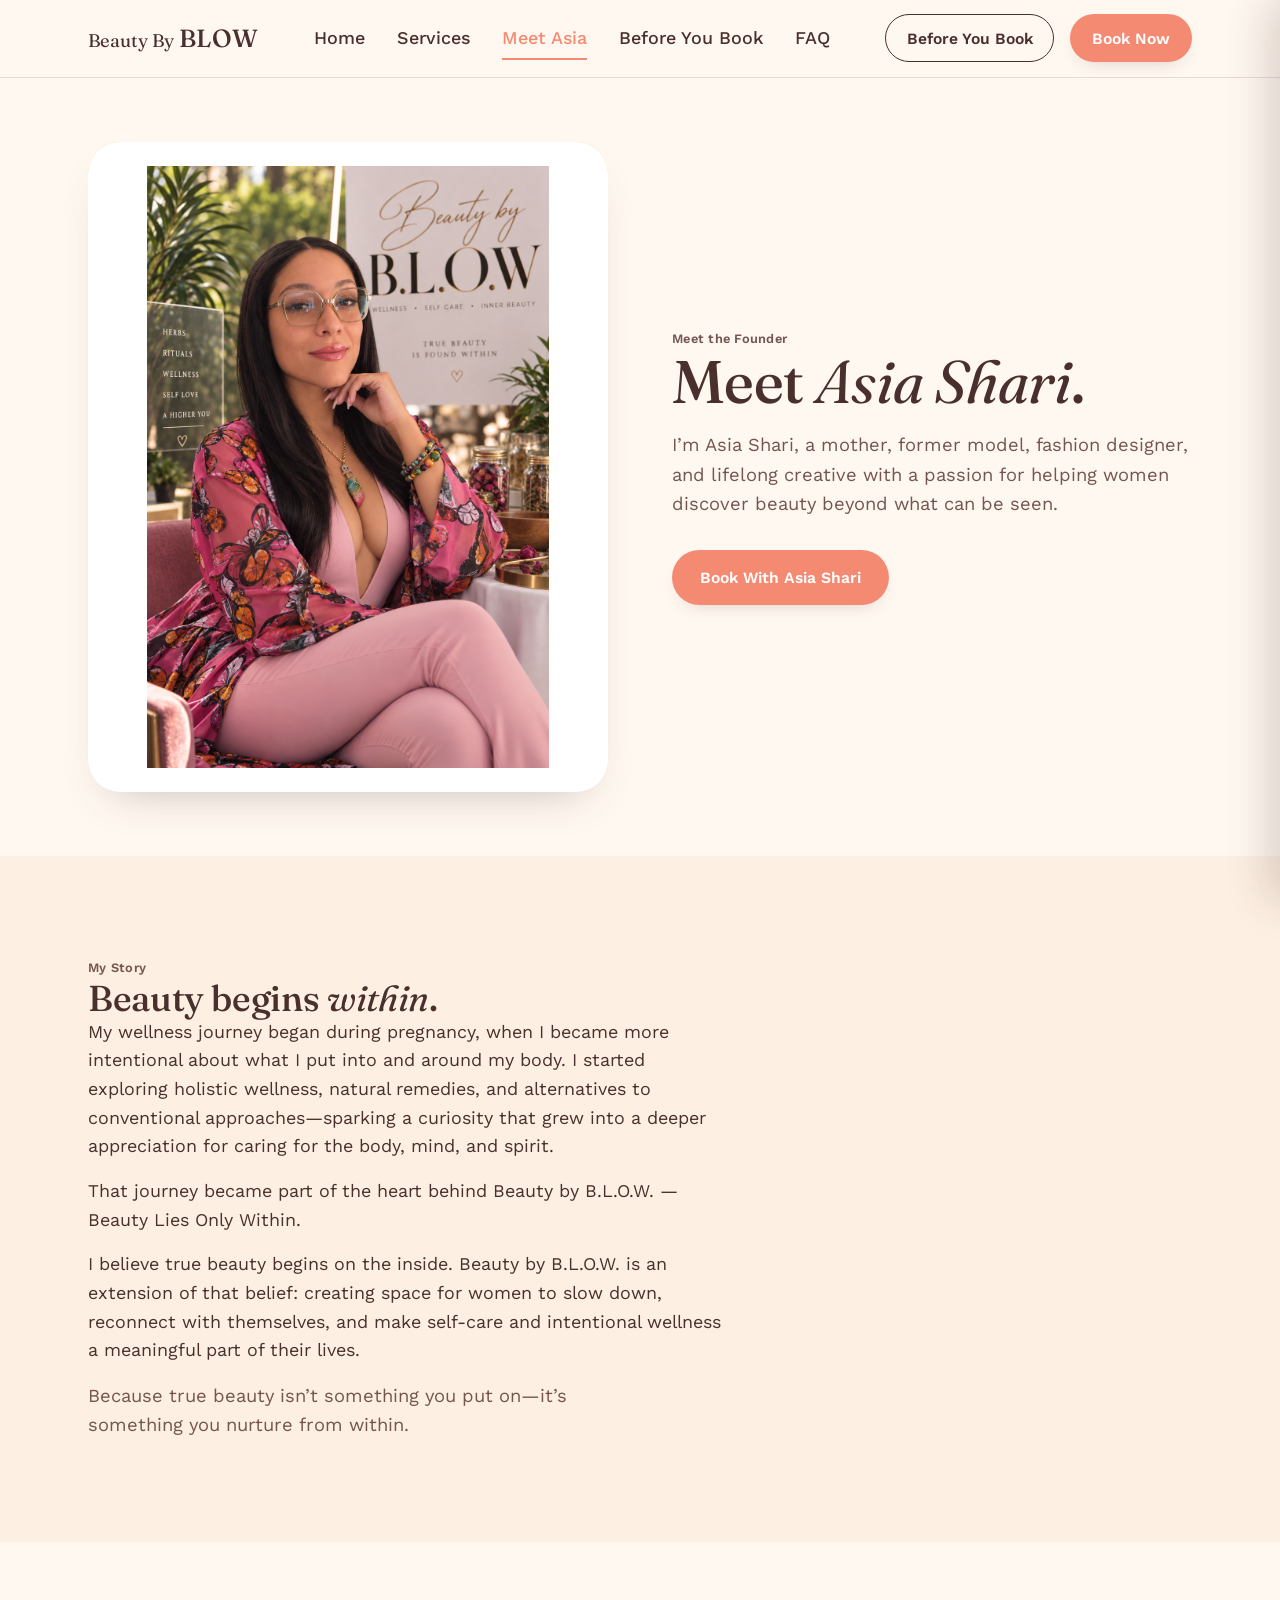
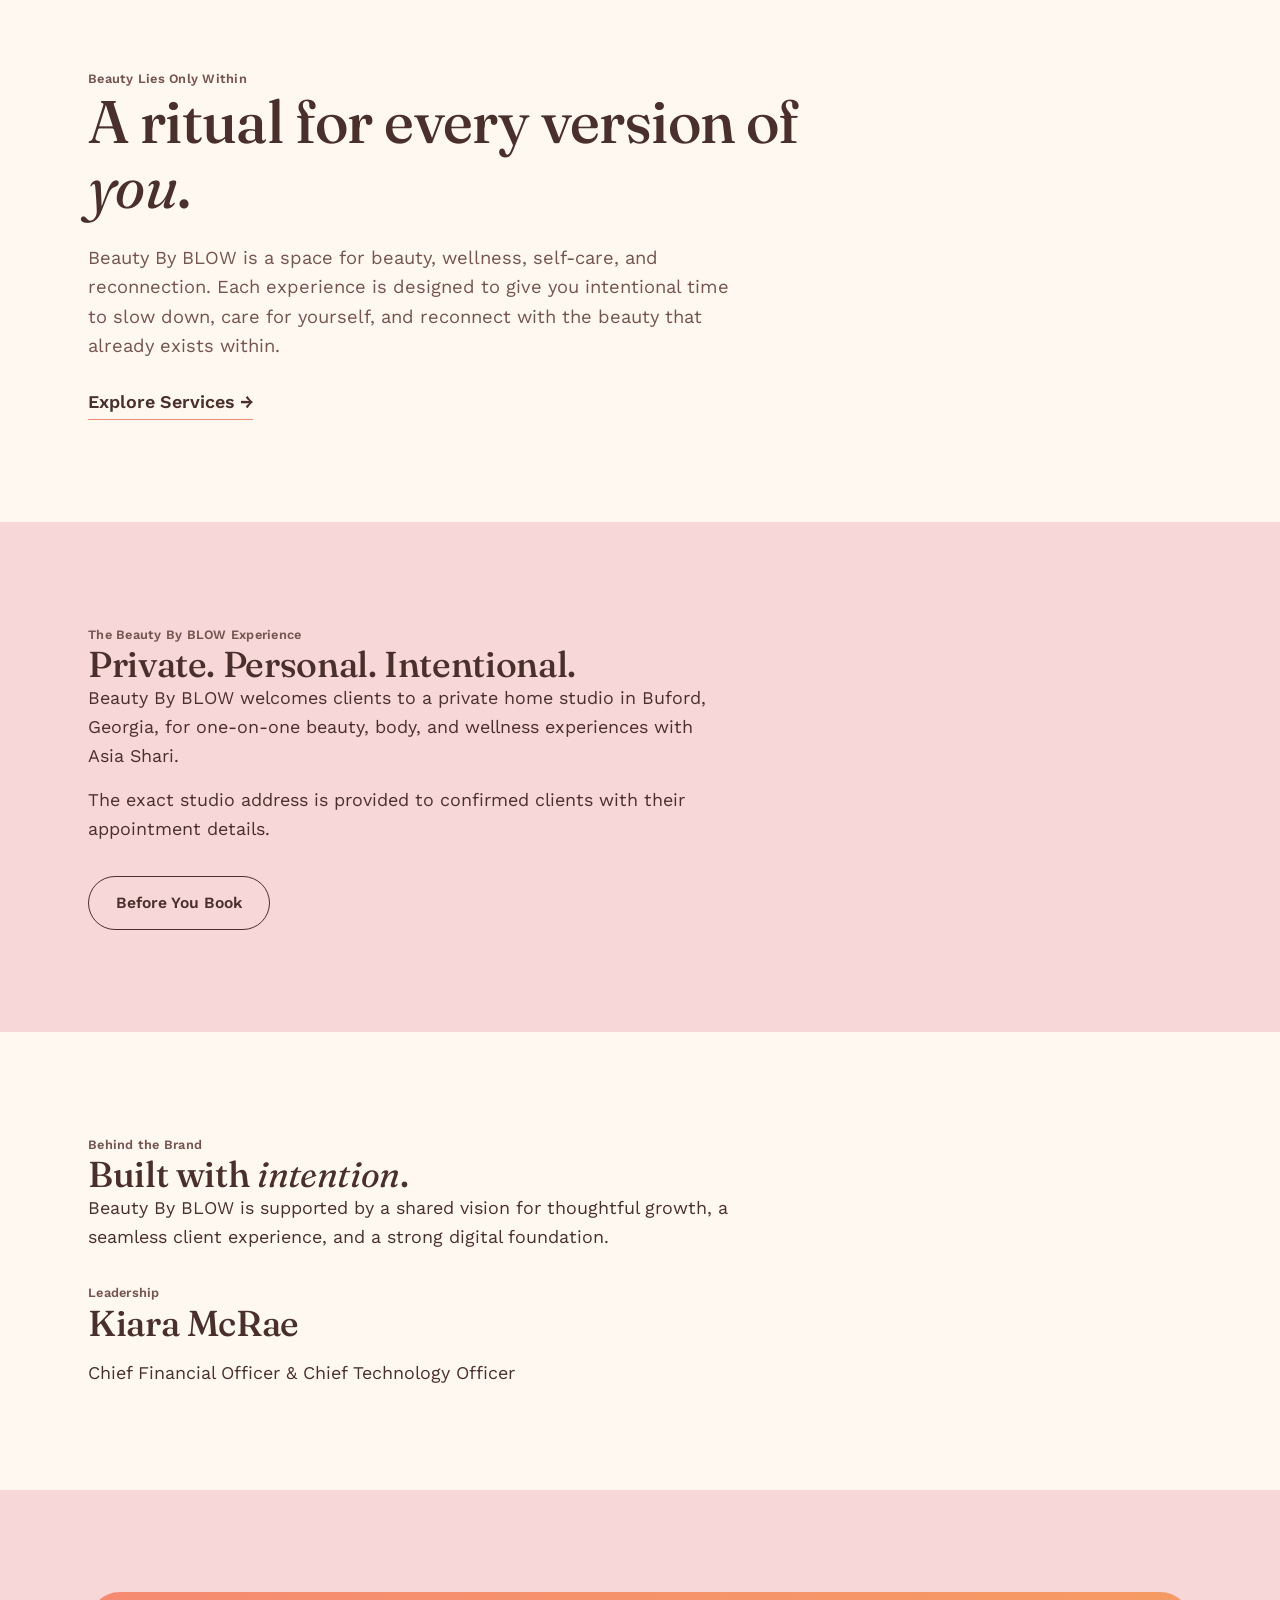
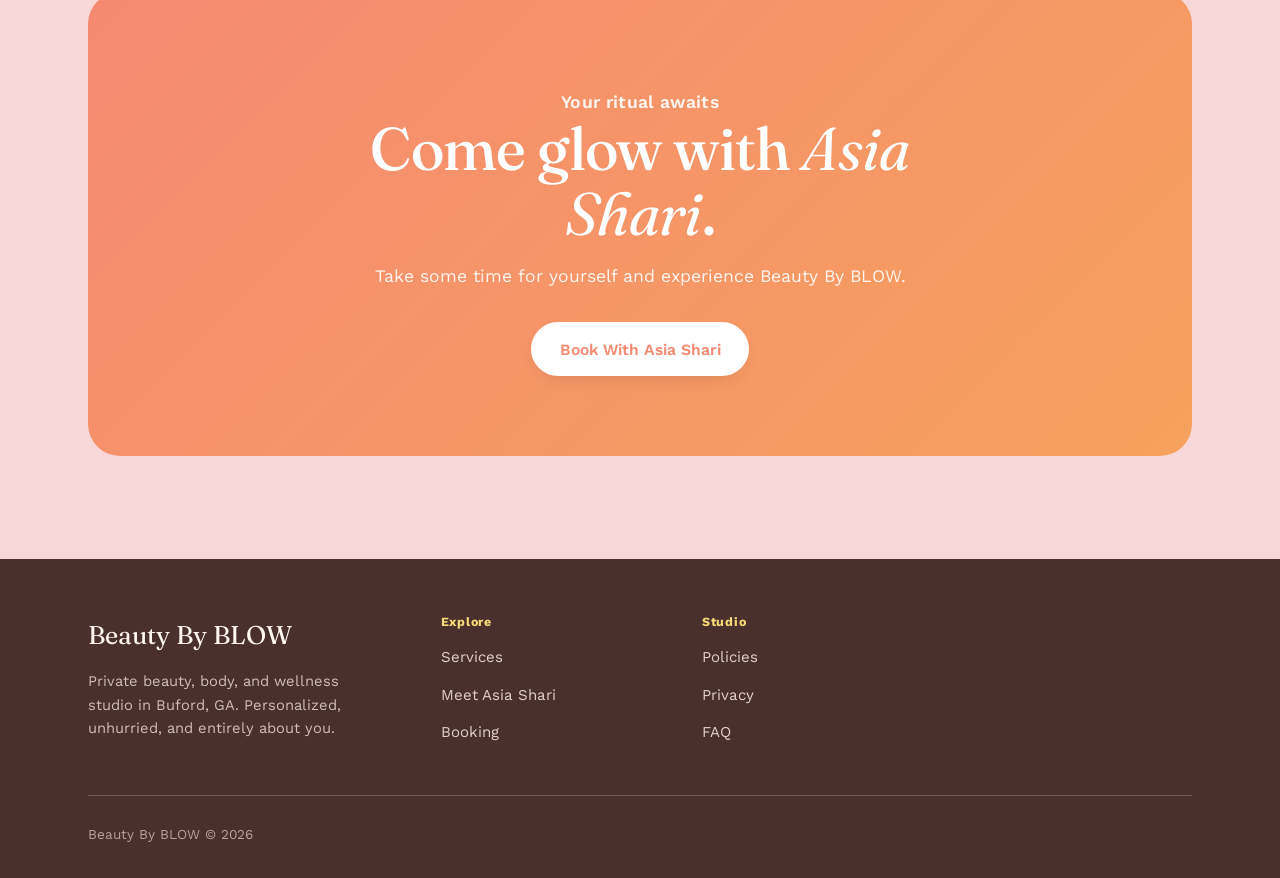
<file: meet-asia.html>
<!DOCTYPE html>
<html lang="en">
<head>
<meta charset="UTF-8">
<meta name="viewport" content="width=device-width, initial-scale=1.0">

<title>Meet Asia Shari | Beauty By BLOW</title>

<meta
  name="description"
  content="Meet Asia Shari, founder of Beauty By BLOW, a private beauty, body, and wellness studio in Buford, Georgia."
>

<link rel="stylesheet" href="styles.css">
</head>

<body>

<a class="visually-hidden" href="#main">Skip to content</a>


<header class="site-header">
  <div class="wrap nav">

    <a class="brand" href="index.html">
      Beauty By <strong>BLOW</strong>
    </a>

    <nav class="nav-links" aria-label="Primary">
      <a href="index.html">Home</a>
      <a href="services.html">Services</a>
      <a href="meet-asia.html" aria-current="page">Meet Asia</a>
      <a href="before-you-book.html">Before You Book</a>
      <a href="faq.html">FAQ</a>
    </nav>

    <div class="nav-cta">

      <a class="btn btn-secondary" href="before-you-book.html">
        Before You Book
      </a>

      <a class="btn btn-primary" href="book.html">
        Book Now
      </a>

      <button
        class="hamburger"
        data-hamburger
        aria-label="Open menu"
        aria-expanded="false"
        aria-controls="mobile-menu"
      >
        <svg
          viewBox="0 0 24 24"
          fill="none"
          stroke="currentColor"
          stroke-width="2"
          stroke-linecap="round"
        >
          <line x1="3" y1="6" x2="21" y2="6"/>
          <line x1="3" y1="12" x2="21" y2="12"/>
          <line x1="3" y1="18" x2="21" y2="18"/>
        </svg>
      </button>

    </div>
  </div>
</header>


<div class="scrim" data-scrim></div>


<div class="mobile-panel" id="mobile-menu" data-mobile-panel>

  <div class="mobile-panel-top">

    <span class="brand">
      Beauty By <strong>BLOW</strong>
    </span>

    <button
      class="hamburger"
      data-mobile-close
      aria-label="Close menu"
    >
      <svg
        viewBox="0 0 24 24"
        fill="none"
        stroke="currentColor"
        stroke-width="2"
        stroke-linecap="round"
      >
        <line x1="18" y1="6" x2="6" y2="18"/>
        <line x1="6" y1="6" x2="18" y2="18"/>
      </svg>
    </button>

  </div>

  <nav aria-label="Mobile">
    <a href="index.html">Home</a>
    <a href="services.html">Services</a>
    <a href="meet-asia.html">Meet Asia</a>
    <a href="before-you-book.html">Before You Book</a>
    <a href="faq.html">FAQ</a>
  </nav>

  <a class="btn btn-primary btn-block" href="book.html">
    Book Now
  </a>

</div>


<main id="main">


  <!-- MEET ASIA HERO -->
  <section class="section-tight">

    <div class="wrap asia-hero">

      <div class="asia-portrait reveal">

        <img
          src="images/sharima-rivera-founder.png"
          alt="Asia Shari, founder of Beauty By BLOW"
          loading="eager"
        >

      </div>


      <div class="reveal">

        <p class="eyebrow">
          Meet the Founder
        </p>

        <h1 style="font-size:var(--step-3);">
          Meet <span class="italic">Asia Shari</span>.
        </h1>

        <p
          class="lede mt-1"
          style="max-width:52ch;"
        >
          I’m Asia Shari, a mother, former model, fashion designer,
          and lifelong creative with a passion for helping women discover
          beauty beyond what can be seen.
        </p>

        <a
          class="btn btn-primary mt-2"
          href="book.html"
        >
          Book With Asia Shari
        </a>

      </div>

    </div>

  </section>


  <!-- FOUNDER STORY -->
  <section class="section bg-cream2">

    <div class="wrap">

      <div
        class="story-block reveal"
        style="margin-bottom:0;"
      >

        <p class="eyebrow">
          My Story
        </p>

        <h2 style="font-size:var(--step-2);">
          Beauty begins <span class="italic">within</span>.
        </h2>

        <p>
          My wellness journey began during pregnancy, when I became more
          intentional about what I put into and around my body. I started
          exploring holistic wellness, natural remedies, and alternatives
          to conventional approaches—sparking a curiosity that grew into
          a deeper appreciation for caring for the body, mind, and spirit.
        </p>

        <p class="mt-1">
          That journey became part of the heart behind Beauty by B.L.O.W.
          — Beauty Lies Only Within.
        </p>

        <p class="mt-1">
          I believe true beauty begins on the inside. Beauty by B.L.O.W.
          is an extension of that belief: creating space for women to slow
          down, reconnect with themselves, and make self-care and intentional
          wellness a meaningful part of their lives.
        </p>

        <p class="lede mt-2">
          Because true beauty isn’t something you put on—it’s something
          you nurture from within.
        </p>

      </div>

    </div>

  </section>


  <!-- BRAND PHILOSOPHY -->
  <section class="section">

    <div class="wrap">

      <div class="intro reveal">

        <p class="eyebrow">
          Beauty Lies Only Within
        </p>

        <h2>
          A ritual for every version of
          <span class="italic">you</span>.
        </h2>

        <p
          class="lede"
          style="max-width:60ch;"
        >
          Beauty By BLOW is a space for beauty, wellness, self-care,
          and reconnection. Each experience is designed to give you
          intentional time to slow down, care for yourself, and reconnect
          with the beauty that already exists within.
        </p>

        <a
          class="intro-link"
          href="services.html"
        >
          Explore Services →
        </a>

      </div>

    </div>

  </section>


  <!-- LOCATION / EXPERIENCE -->
  <section class="section bg-blush">

    <div class="wrap">

      <div
        class="story-block reveal"
        style="margin-bottom:0;"
      >

        <p class="eyebrow">
          The Beauty By BLOW Experience
        </p>

        <h2 style="font-size:var(--step-2);">
          Private. Personal. Intentional.
        </h2>

        <p>
          Beauty By BLOW welcomes clients to a private home studio in
          Buford, Georgia, for one-on-one beauty, body, and wellness
          experiences with Asia Shari.
        </p>

        <p class="mt-1">
          The exact studio address is provided to confirmed clients with
          their appointment details.
        </p>

        <a
          class="btn btn-secondary mt-2"
          href="before-you-book.html"
        >
          Before You Book
        </a>

      </div>

    </div>

  </section>


  <!-- LEADERSHIP -->
  <section class="section">

    <div class="wrap">

      <div
        class="story-block reveal"
        style="margin-bottom:0;"
      >

        <p class="eyebrow">
          Behind the Brand
        </p>

        <h2 style="font-size:var(--step-2);">
          Built with <span class="italic">intention</span>.
        </h2>

        <p>
          Beauty By BLOW is supported by a shared vision for thoughtful
          growth, a seamless client experience, and a strong digital
          foundation.
        </p>

        <div class="mt-2">

          <p class="eyebrow">
            Leadership
          </p>

          <h3>
            Kiara McRae
          </h3>

          <p>
            Chief Financial Officer &amp; Chief Technology Officer
          </p>

        </div>

      </div>

    </div>

  </section>


  <!-- FINAL CTA -->
  <section class="section bg-blush">

    <div class="wrap">

      <div class="final-cta reveal">

        <p class="eyebrow">
          Your ritual awaits
        </p>

        <h2>
          Come glow with
          <span class="italic">Asia Shari</span>.
        </h2>

        <p>
          Take some time for yourself and experience Beauty By BLOW.
        </p>

        <a
          class="btn btn-primary"
          href="book.html"
        >
          Book With Asia Shari
        </a>

      </div>

    </div>

  </section>


</main>


<footer class="site-footer">

  <div class="wrap">

    <div class="footer-grid">

      <div>

        <p class="footer-brand">
          Beauty By BLOW
        </p>

        <p>
          Private beauty, body, and wellness studio in Buford, GA.
          Personalized, unhurried, and entirely about you.
        </p>

      </div>


      <div class="footer-col">

        <h4>
          Explore
        </h4>

        <ul>
          <li>
            <a href="services.html">
              Services
            </a>
          </li>

          <li>
            <a href="meet-asia.html">
              Meet Asia Shari
            </a>
          </li>

          <li>
            <a href="book.html">
              Booking
            </a>
          </li>
        </ul>

      </div>


      <div class="footer-col">

        <h4>
          Studio
        </h4>

        <ul>

          <li>
            <a href="before-you-book.html">
              Policies
            </a>
          </li>

          <li>
            <a href="before-you-book.html#privacy">
              Privacy
            </a>
          </li>

          <li>
            <a href="faq.html">
              FAQ
            </a>
          </li>

        </ul>

      </div>

    </div>


    <div class="footer-bottom">

      <span>
        Beauty By BLOW &copy;
        <span data-year></span>
      </span>

    </div>

  </div>

</footer>


<script src="main.js"></script>

</body>
</html>
</file>
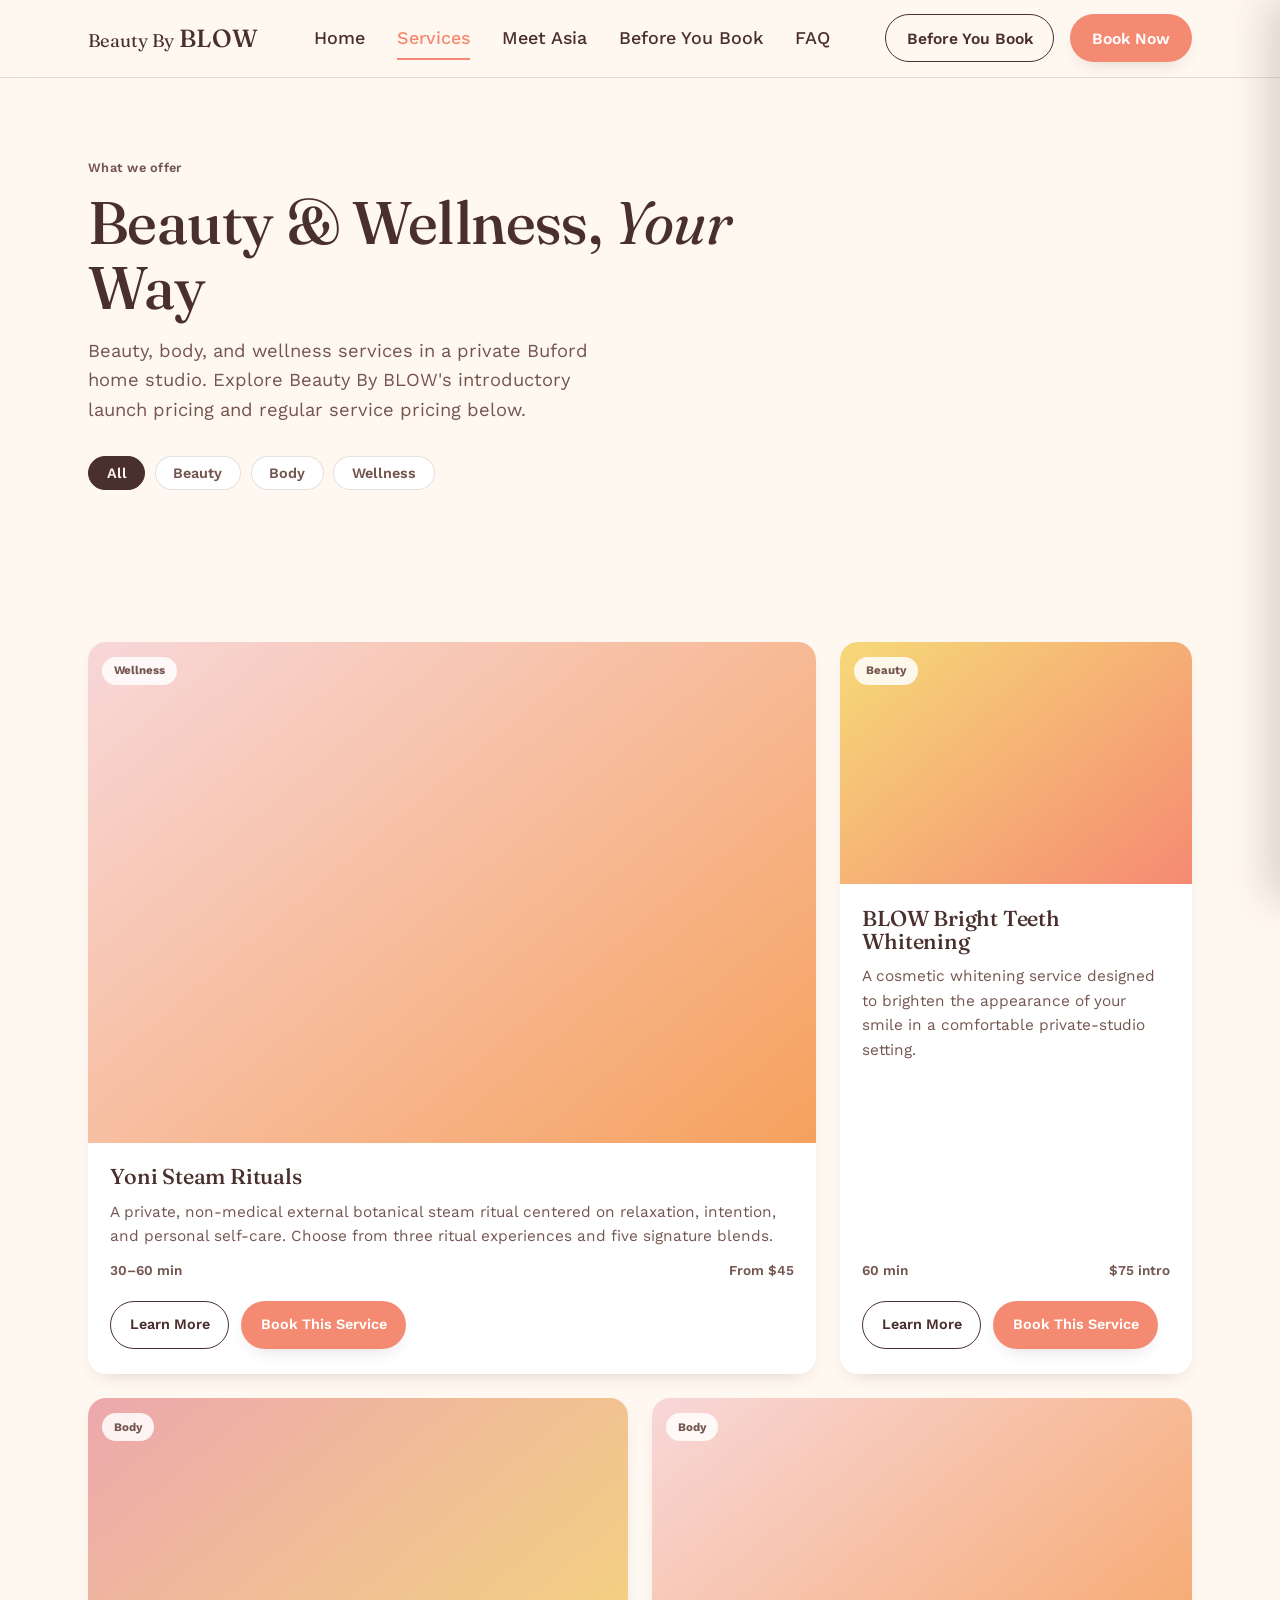
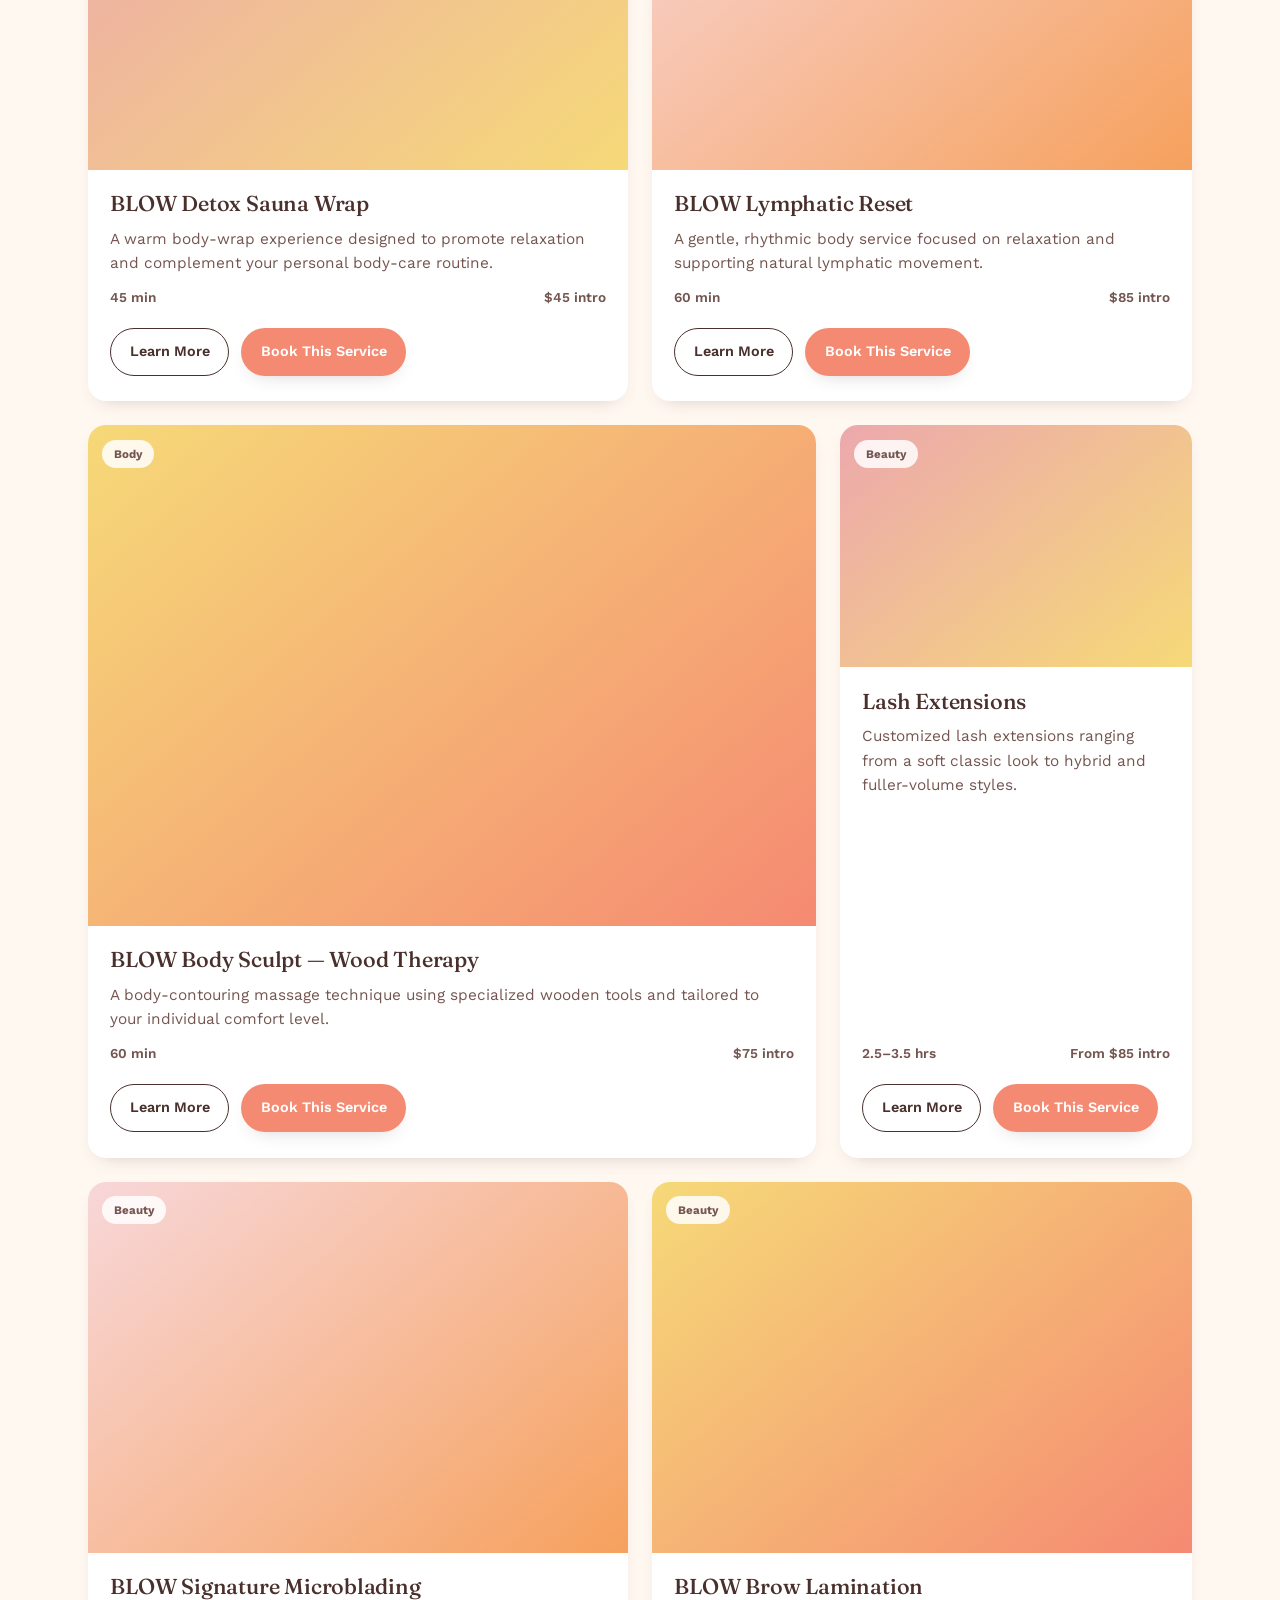
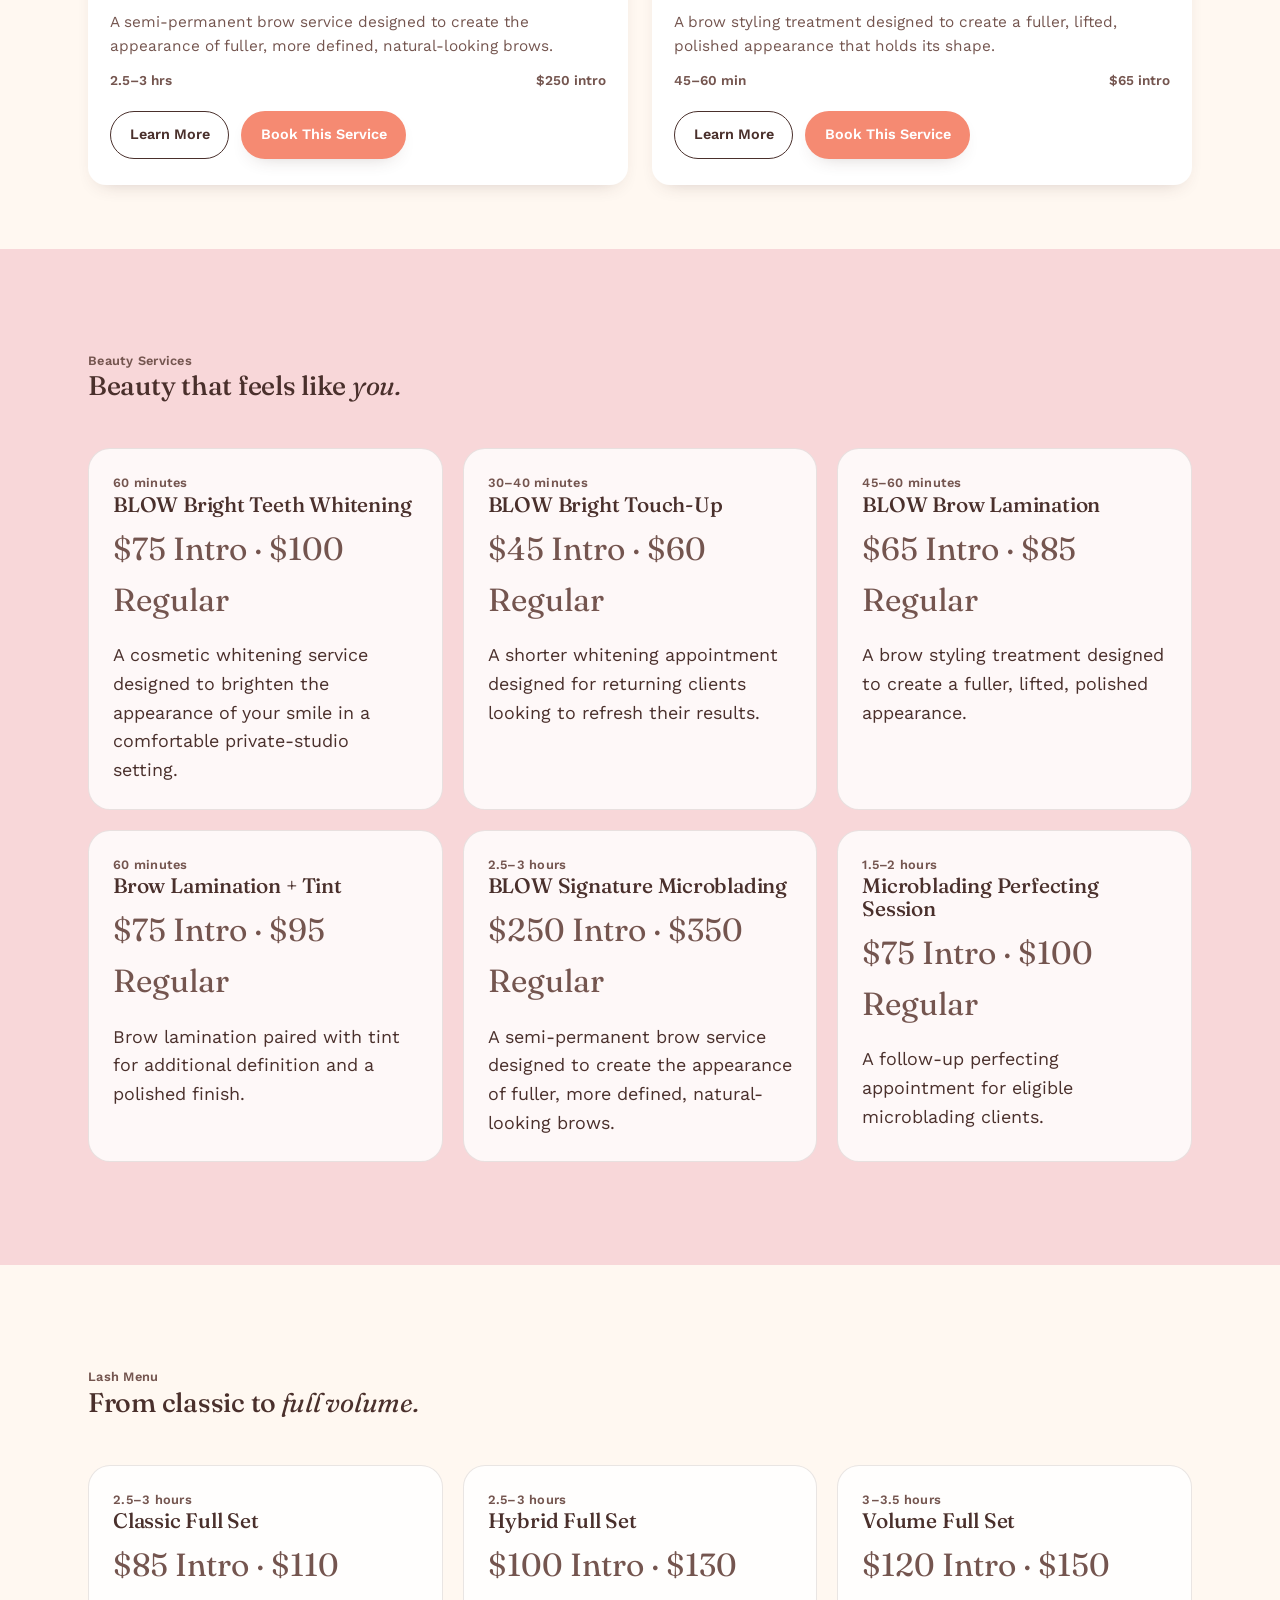
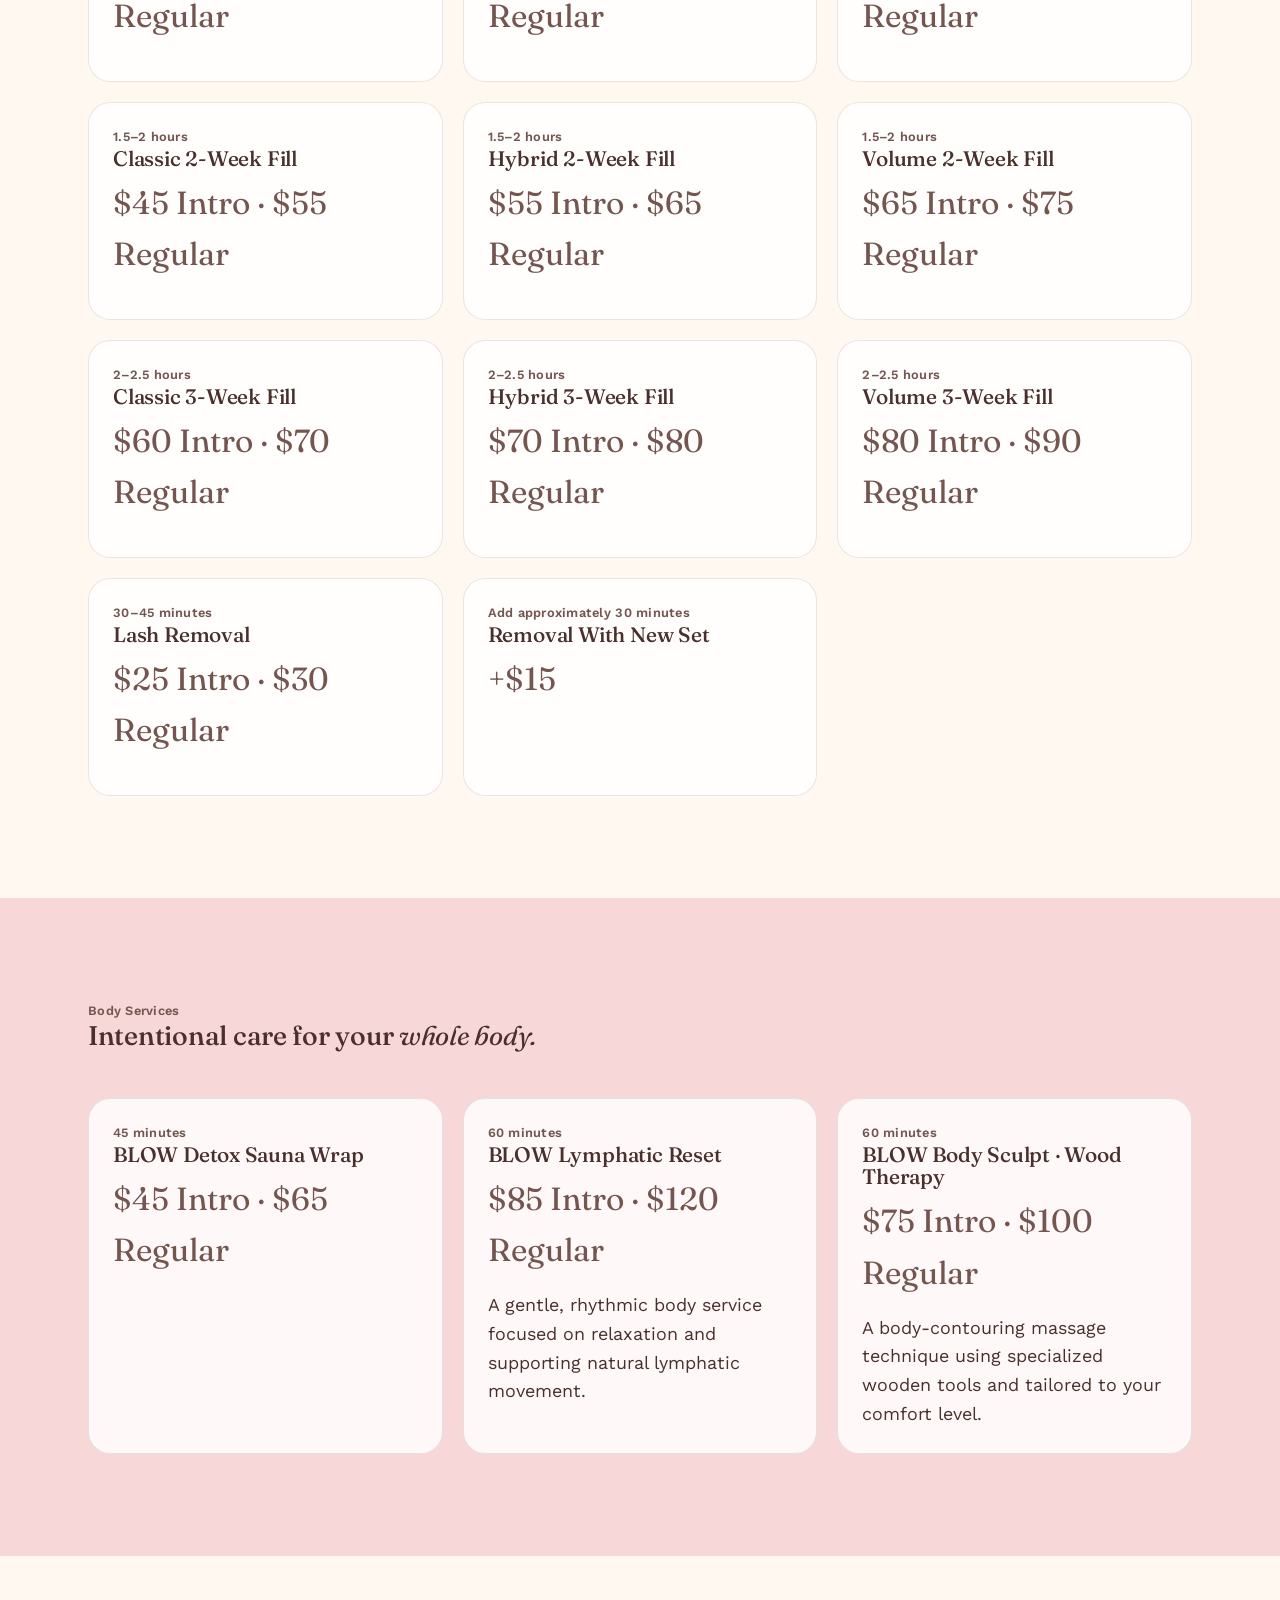
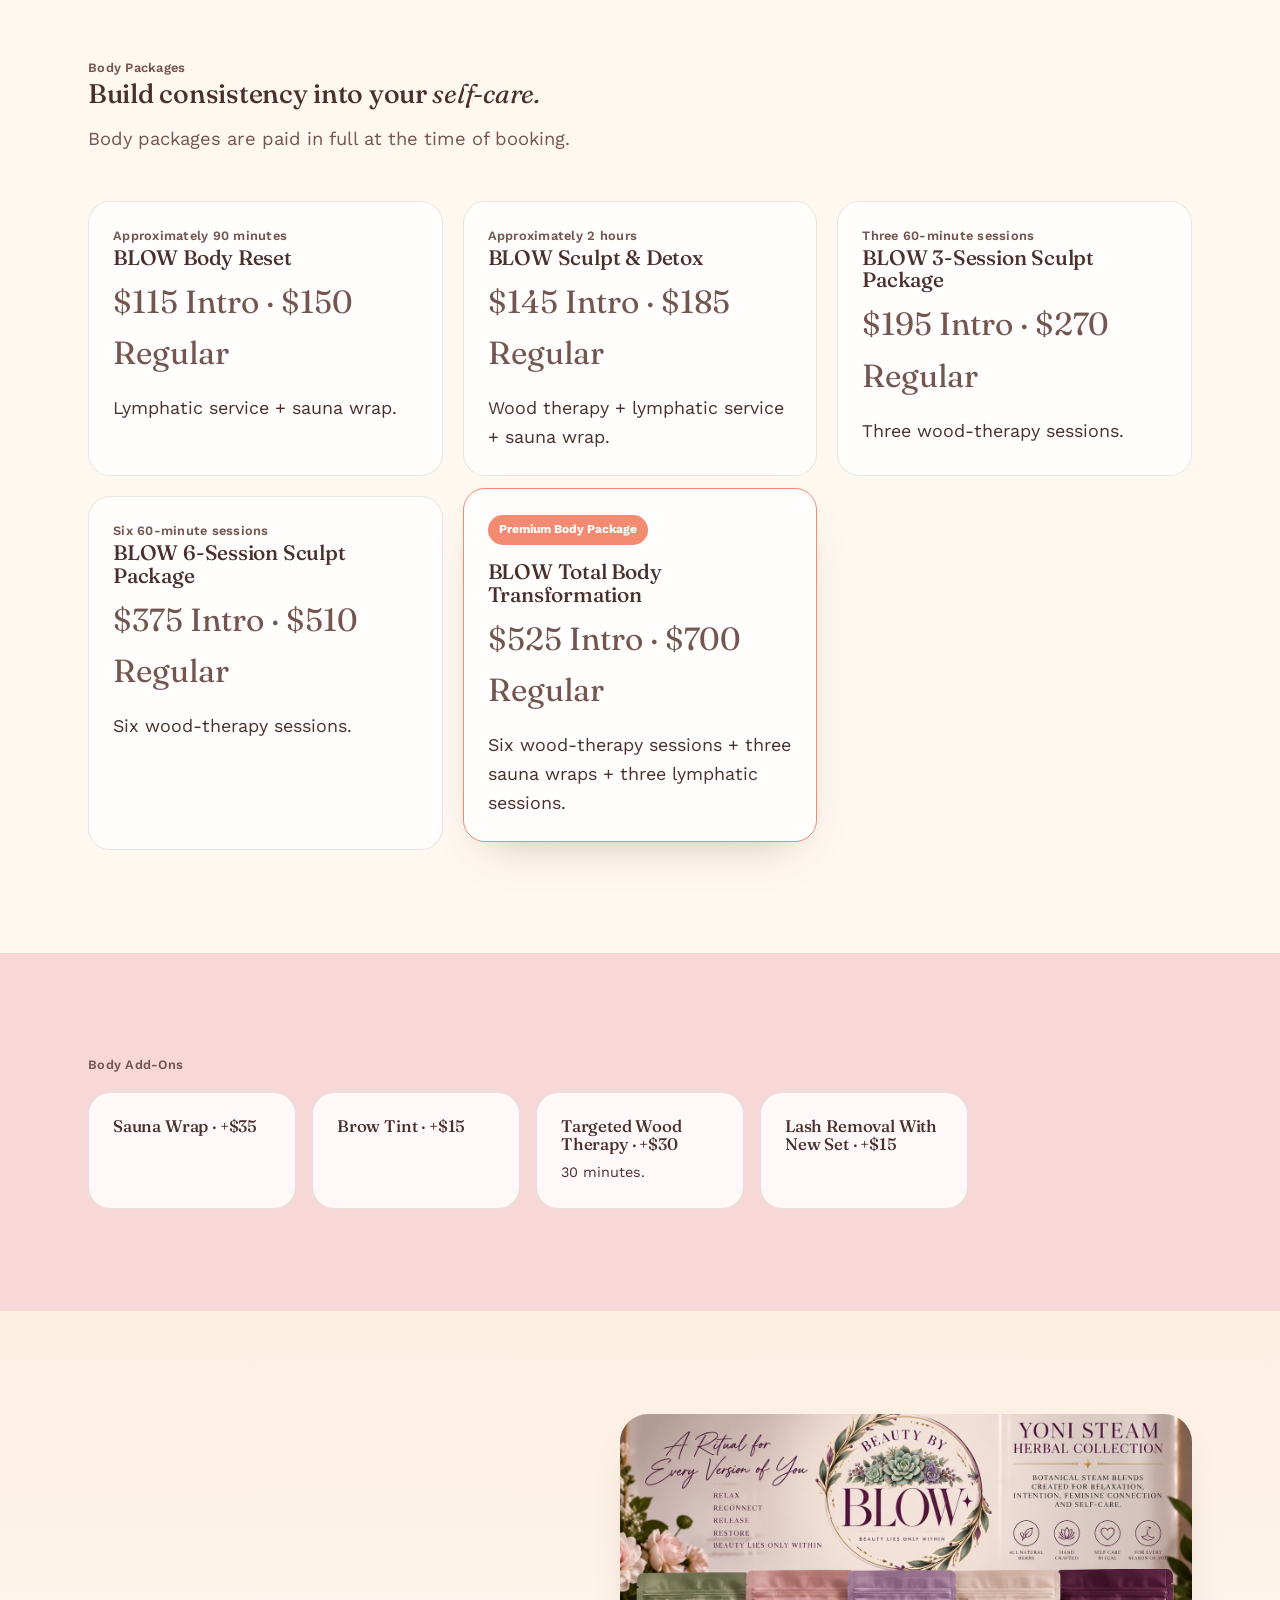
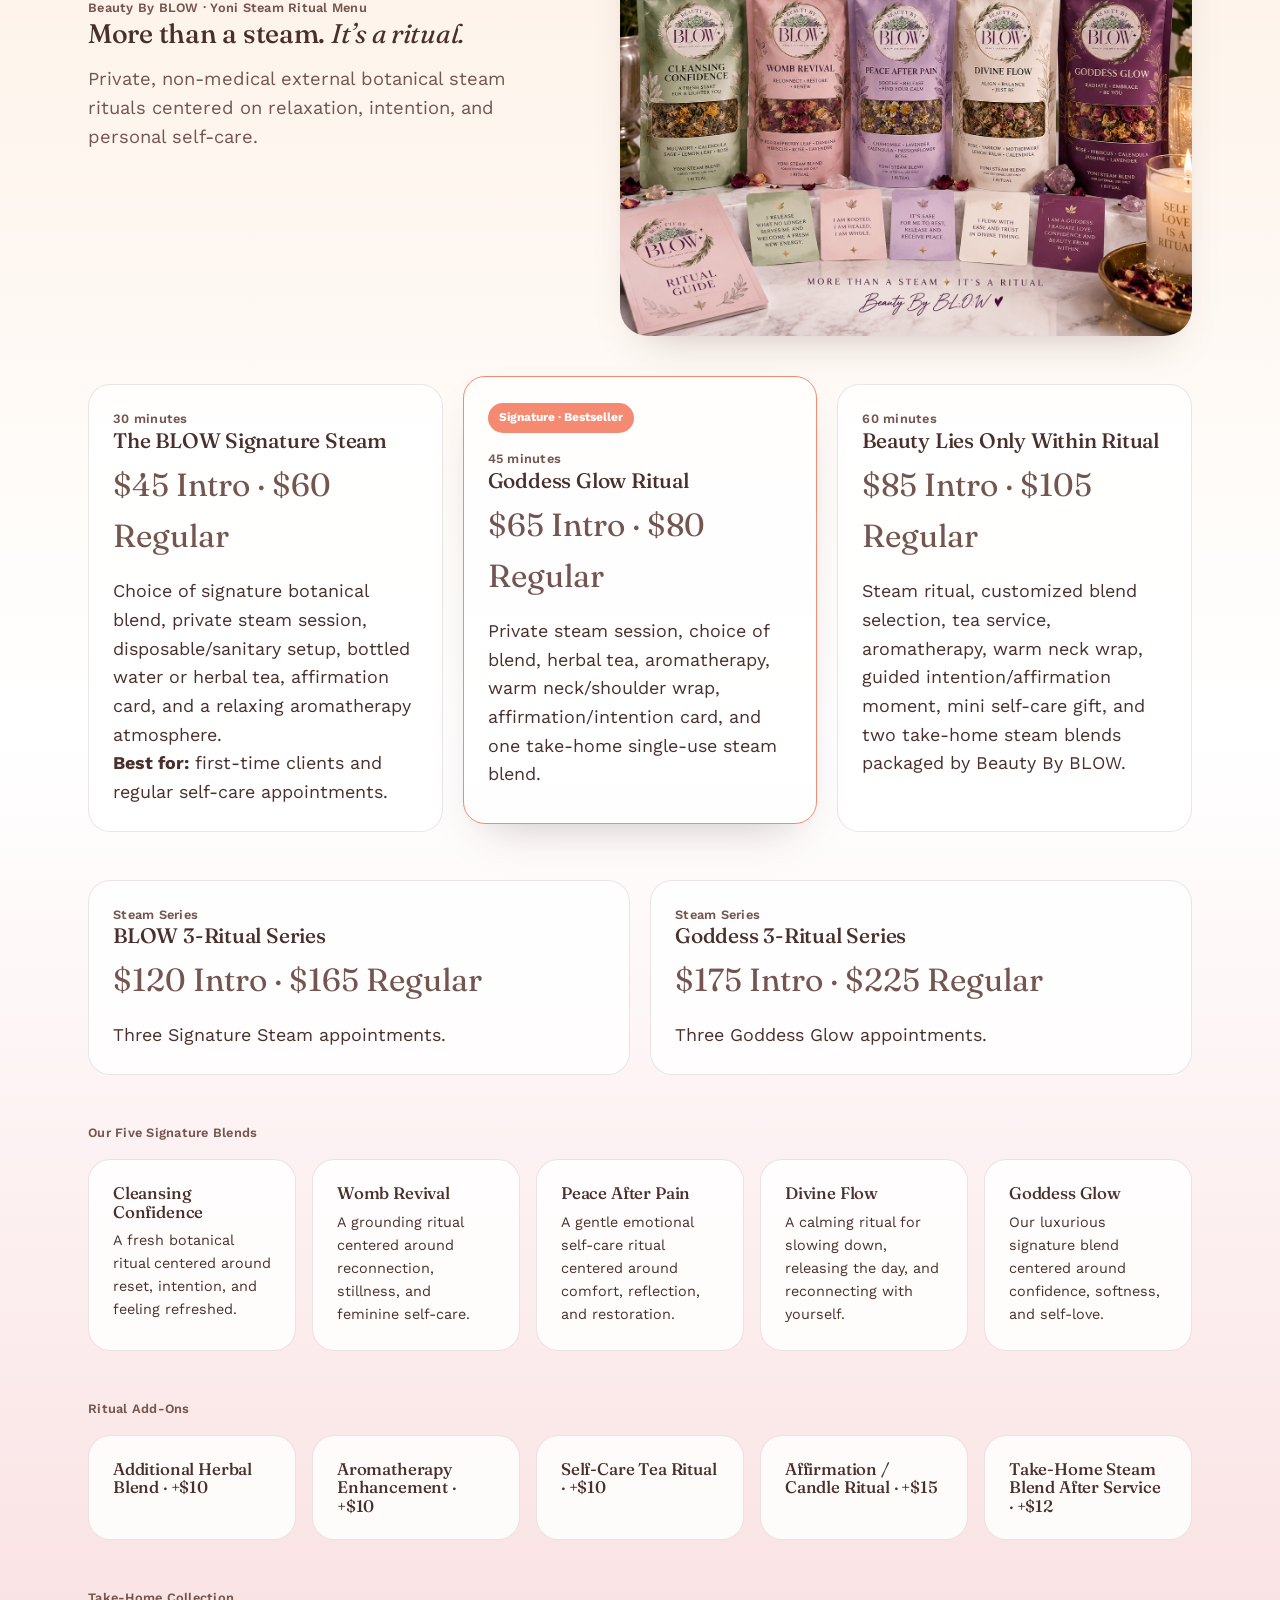
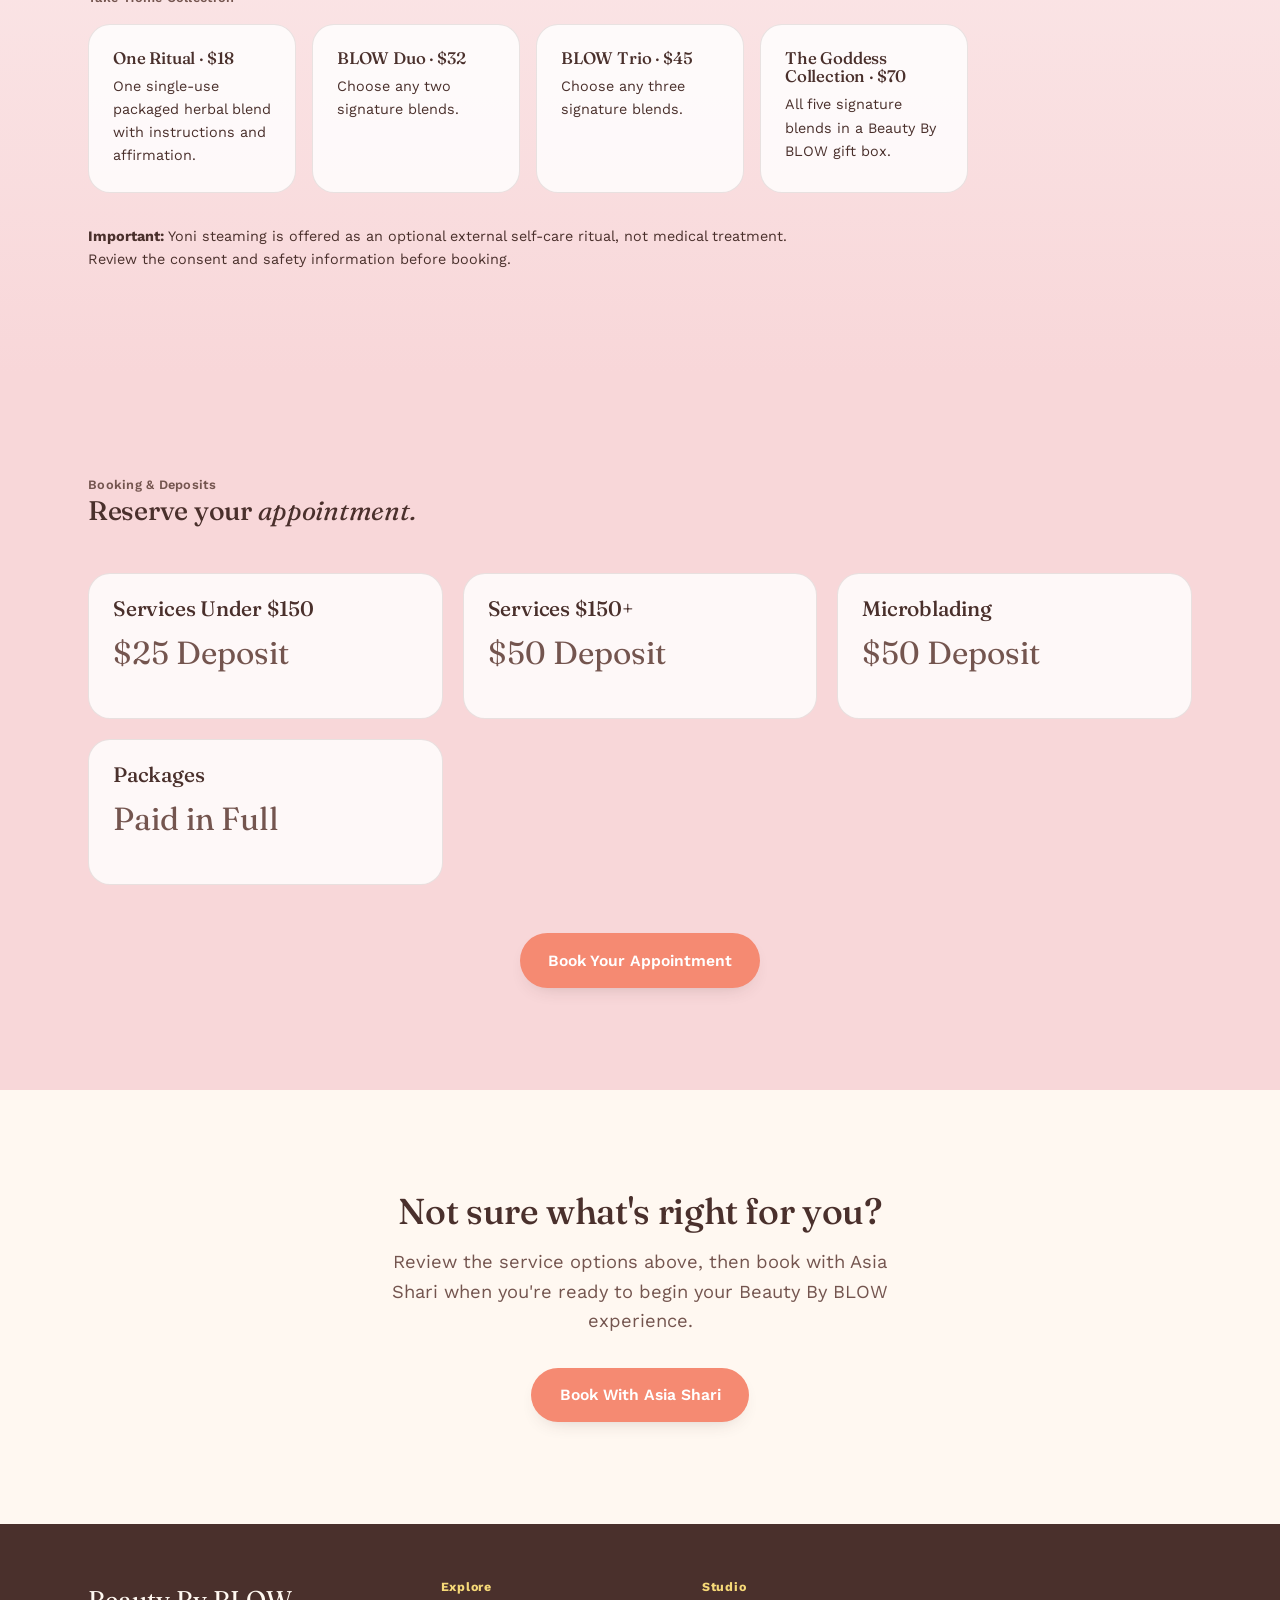
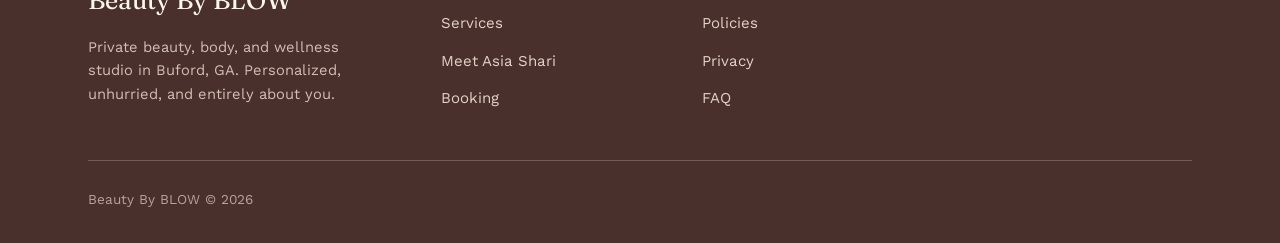
<file: services.html>
<!DOCTYPE html>
<html lang="en">
<head>
<meta charset="UTF-8">
<meta name="viewport" content="width=device-width, initial-scale=1.0">
<title>Services | Beauty By BLOW</title>
<meta name="description" content="Explore beauty, body, and wellness services from Beauty By BLOW, Asia Shari's private studio in Buford, Georgia.">
<link rel="stylesheet" href="styles.css">
</head>

<body>

<a class="visually-hidden" href="#main">Skip to content</a>

<header class="site-header">
  <div class="wrap nav">
    <a class="brand" href="index.html">Beauty By <strong>BLOW</strong></a>

    <nav class="nav-links" aria-label="Primary">
      <a href="index.html">Home</a>
      <a href="services.html" aria-current="page">Services</a>
      <a href="meet-asia.html">Meet Asia</a>
      <a href="before-you-book.html">Before You Book</a>
      <a href="faq.html">FAQ</a>
    </nav>

    <div class="nav-cta">
      <a class="btn btn-secondary" href="before-you-book.html">Before You Book</a>
      <a class="btn btn-primary" href="book.html">Book Now</a>

      <button
        class="hamburger"
        data-hamburger
        aria-label="Open menu"
        aria-expanded="false"
        aria-controls="mobile-menu">
        <svg viewBox="0 0 24 24" fill="none" stroke="currentColor"
             stroke-width="2" stroke-linecap="round">
          <line x1="3" y1="6" x2="21" y2="6"/>
          <line x1="3" y1="12" x2="21" y2="12"/>
          <line x1="3" y1="18" x2="21" y2="18"/>
        </svg>
      </button>
    </div>
  </div>
</header>

<div class="scrim" data-scrim></div>

<div class="mobile-panel" id="mobile-menu" data-mobile-panel>
  <div class="mobile-panel-top">
    <span class="brand">Beauty By <strong>BLOW</strong></span>

    <button class="hamburger" data-mobile-close aria-label="Close menu">
      <svg viewBox="0 0 24 24" fill="none" stroke="currentColor"
           stroke-width="2" stroke-linecap="round">
        <line x1="18" y1="6" x2="6" y2="18"/>
        <line x1="6" y1="6" x2="18" y2="18"/>
      </svg>
    </button>
  </div>

  <nav aria-label="Mobile">
    <a href="index.html">Home</a>
    <a href="services.html">Services</a>
    <a href="meet-asia.html">Meet Asia</a>
    <a href="before-you-book.html">Before You Book</a>
    <a href="faq.html">FAQ</a>
  </nav>

  <a class="btn btn-primary btn-block" href="book.html">Book Now</a>
</div>


<main id="main">

  <!-- PAGE HEADER -->
  <section class="page-header wrap">
    <p class="eyebrow reveal">What we offer</p>

    <h1 class="reveal">
      Beauty &amp; Wellness, <span class="italic">Your</span> Way
    </h1>

    <p class="lede reveal">
      Beauty, body, and wellness services in a private Buford home studio.
      Explore Beauty By BLOW's introductory launch pricing and regular service pricing below.
    </p>

    <div class="filter-row reveal"
         role="group"
         aria-label="Filter services by category">

      <button class="filter-chip"
              data-filter-chip="all"
              aria-pressed="true">All</button>

      <button class="filter-chip"
              data-filter-chip="beauty"
              aria-pressed="false">Beauty</button>

      <button class="filter-chip"
              data-filter-chip="body"
              aria-pressed="false">Body</button>

      <button class="filter-chip"
              data-filter-chip="wellness"
              aria-pressed="false">Wellness</button>
    </div>
  </section>


  <!-- CORE SERVICE CARDS -->
  <section class="section-tight">
    <div class="wrap">
      <div class="services-grid" data-services-grid></div>
    </div>
  </section>


  <!-- BEAUTY MENU -->
  <section class="section bg-blush" id="beauty-menu">
    <div class="wrap">

      <p class="eyebrow reveal">Beauty Services</p>

      <h2 class="reveal">
        Beauty that feels like <span class="italic">you.</span>
      </h2>

      <div class="ritual-grid mt-3">

        <article class="ritual-card">
          <p class="eyebrow">60 minutes</p>
          <h3>BLOW Bright Teeth Whitening</h3>
          <p class="ritual-price">$75 Intro · $100 Regular</p>
          <p>
            A cosmetic whitening service designed to brighten the appearance
            of your smile in a comfortable private-studio setting.
          </p>
        </article>

        <article class="ritual-card">
          <p class="eyebrow">30–40 minutes</p>
          <h3>BLOW Bright Touch-Up</h3>
          <p class="ritual-price">$45 Intro · $60 Regular</p>
          <p>
            A shorter whitening appointment designed for returning clients
            looking to refresh their results.
          </p>
        </article>

        <article class="ritual-card">
          <p class="eyebrow">45–60 minutes</p>
          <h3>BLOW Brow Lamination</h3>
          <p class="ritual-price">$65 Intro · $85 Regular</p>
          <p>
            A brow styling treatment designed to create a fuller, lifted,
            polished appearance.
          </p>
        </article>

        <article class="ritual-card">
          <p class="eyebrow">60 minutes</p>
          <h3>Brow Lamination + Tint</h3>
          <p class="ritual-price">$75 Intro · $95 Regular</p>
          <p>
            Brow lamination paired with tint for additional definition and
            a polished finish.
          </p>
        </article>

        <article class="ritual-card">
          <p class="eyebrow">2.5–3 hours</p>
          <h3>BLOW Signature Microblading</h3>
          <p class="ritual-price">$250 Intro · $350 Regular</p>
          <p>
            A semi-permanent brow service designed to create the appearance
            of fuller, more defined, natural-looking brows.
          </p>
        </article>

        <article class="ritual-card">
          <p class="eyebrow">1.5–2 hours</p>
          <h3>Microblading Perfecting Session</h3>
          <p class="ritual-price">$75 Intro · $100 Regular</p>
          <p>
            A follow-up perfecting appointment for eligible microblading clients.
          </p>
        </article>

      </div>
    </div>
  </section>


  <!-- LASH MENU -->
  <section class="section" id="lash-menu">
    <div class="wrap">

      <p class="eyebrow reveal">Lash Menu</p>

      <h2 class="reveal">
        From classic to <span class="italic">full volume.</span>
      </h2>

      <div class="ritual-grid mt-3">

        <article class="ritual-card">
          <p class="eyebrow">2.5–3 hours</p>
          <h3>Classic Full Set</h3>
          <p class="ritual-price">$85 Intro · $110 Regular</p>
        </article>

        <article class="ritual-card">
          <p class="eyebrow">2.5–3 hours</p>
          <h3>Hybrid Full Set</h3>
          <p class="ritual-price">$100 Intro · $130 Regular</p>
        </article>

        <article class="ritual-card">
          <p class="eyebrow">3–3.5 hours</p>
          <h3>Volume Full Set</h3>
          <p class="ritual-price">$120 Intro · $150 Regular</p>
        </article>

        <article class="ritual-card">
          <p class="eyebrow">1.5–2 hours</p>
          <h3>Classic 2-Week Fill</h3>
          <p class="ritual-price">$45 Intro · $55 Regular</p>
        </article>

        <article class="ritual-card">
          <p class="eyebrow">1.5–2 hours</p>
          <h3>Hybrid 2-Week Fill</h3>
          <p class="ritual-price">$55 Intro · $65 Regular</p>
        </article>

        <article class="ritual-card">
          <p class="eyebrow">1.5–2 hours</p>
          <h3>Volume 2-Week Fill</h3>
          <p class="ritual-price">$65 Intro · $75 Regular</p>
        </article>

        <article class="ritual-card">
          <p class="eyebrow">2–2.5 hours</p>
          <h3>Classic 3-Week Fill</h3>
          <p class="ritual-price">$60 Intro · $70 Regular</p>
        </article>

        <article class="ritual-card">
          <p class="eyebrow">2–2.5 hours</p>
          <h3>Hybrid 3-Week Fill</h3>
          <p class="ritual-price">$70 Intro · $80 Regular</p>
        </article>

        <article class="ritual-card">
          <p class="eyebrow">2–2.5 hours</p>
          <h3>Volume 3-Week Fill</h3>
          <p class="ritual-price">$80 Intro · $90 Regular</p>
        </article>

        <article class="ritual-card">
          <p class="eyebrow">30–45 minutes</p>
          <h3>Lash Removal</h3>
          <p class="ritual-price">$25 Intro · $30 Regular</p>
        </article>

        <article class="ritual-card">
          <p class="eyebrow">Add approximately 30 minutes</p>
          <h3>Removal With New Set</h3>
          <p class="ritual-price">+$15</p>
        </article>

      </div>
    </div>
  </section>


  <!-- BODY SERVICES -->
  <section class="section bg-blush" id="body-menu">
    <div class="wrap">

      <p class="eyebrow reveal">Body Services</p>

      <h2 class="reveal">
        Intentional care for your <span class="italic">whole body.</span>
      </h2>

      <div class="ritual-grid mt-3">

        <article class="ritual-card">
          <p class="eyebrow">45 minutes</p>
          <h3>BLOW Detox Sauna Wrap</h3>
          <p class="ritual-price">$45 Intro · $65 Regular</p>
        </article>

        <article class="ritual-card">
          <p class="eyebrow">60 minutes</p>
          <h3>BLOW Lymphatic Reset</h3>
          <p class="ritual-price">$85 Intro · $120 Regular</p>
          <p>
            A gentle, rhythmic body service focused on relaxation and
            supporting natural lymphatic movement.
          </p>
        </article>

        <article class="ritual-card">
          <p class="eyebrow">60 minutes</p>
          <h3>BLOW Body Sculpt · Wood Therapy</h3>
          <p class="ritual-price">$75 Intro · $100 Regular</p>
          <p>
            A body-contouring massage technique using specialized wooden tools
            and tailored to your comfort level.
          </p>
        </article>

      </div>
    </div>
  </section>


  <!-- BODY PACKAGES -->
  <section class="section" id="body-packages">
    <div class="wrap">

      <p class="eyebrow reveal">Body Packages</p>

      <h2 class="reveal">
        Build consistency into your <span class="italic">self-care.</span>
      </h2>

      <p class="lede mt-1">
        Body packages are paid in full at the time of booking.
      </p>

      <div class="ritual-grid mt-3">

        <article class="ritual-card">
          <p class="eyebrow">Approximately 90 minutes</p>
          <h3>BLOW Body Reset</h3>
          <p class="ritual-price">$115 Intro · $150 Regular</p>
          <p>Lymphatic service + sauna wrap.</p>
        </article>

        <article class="ritual-card">
          <p class="eyebrow">Approximately 2 hours</p>
          <h3>BLOW Sculpt &amp; Detox</h3>
          <p class="ritual-price">$145 Intro · $185 Regular</p>
          <p>Wood therapy + lymphatic service + sauna wrap.</p>
        </article>

        <article class="ritual-card">
          <p class="eyebrow">Three 60-minute sessions</p>
          <h3>BLOW 3-Session Sculpt Package</h3>
          <p class="ritual-price">$195 Intro · $270 Regular</p>
          <p>Three wood-therapy sessions.</p>
        </article>

        <article class="ritual-card">
          <p class="eyebrow">Six 60-minute sessions</p>
          <h3>BLOW 6-Session Sculpt Package</h3>
          <p class="ritual-price">$375 Intro · $510 Regular</p>
          <p>Six wood-therapy sessions.</p>
        </article>

        <article class="ritual-card featured">
          <span class="bestseller">Premium Body Package</span>
          <h3>BLOW Total Body Transformation</h3>
          <p class="ritual-price">$525 Intro · $700 Regular</p>
          <p>
            Six wood-therapy sessions + three sauna wraps +
            three lymphatic sessions.
          </p>
        </article>

      </div>
    </div>
  </section>


  <!-- BODY ADD-ONS -->
  <section class="section bg-blush" id="body-addons">
    <div class="wrap">

      <p class="eyebrow">Body Add-Ons</p>

      <div class="blend-grid mt-2">

        <div>
          <h3>Sauna Wrap · +$35</h3>
        </div>

        <div>
          <h3>Brow Tint · +$15</h3>
        </div>

        <div>
          <h3>Targeted Wood Therapy · +$30</h3>
          <p>30 minutes.</p>
        </div>

        <div>
          <h3>Lash Removal With New Set · +$15</h3>
        </div>

      </div>
    </div>
  </section>


  <!-- YONI MENU -->
  <section class="section yoni-feature" id="yoni-ritual-menu">
    <div class="wrap">

      <div class="yoni-hero-grid reveal">

        <div>
          <p class="eyebrow">
            Beauty By BLOW · Yoni Steam Ritual Menu
          </p>

          <h2>
            More than a steam.
            <span class="italic">It’s a ritual.</span>
          </h2>

          <p class="lede mt-1">
            Private, non-medical external botanical steam rituals centered
            on relaxation, intention, and personal self-care.
          </p>
        </div>

        <img
          class="yoni-collection-image"
          src="images/yoni-steam-collection.png"
          alt="Beauty By BLOW Yoni Steam Herbal Collection featuring five signature botanical blends">
      </div>


      <div class="ritual-grid mt-3">

        <article class="ritual-card">
          <p class="eyebrow">30 minutes</p>

          <h3>The BLOW Signature Steam</h3>

          <p class="ritual-price">
            $45 Intro · $60 Regular
          </p>

          <p>
            Choice of signature botanical blend, private steam session,
            disposable/sanitary setup, bottled water or herbal tea,
            affirmation card, and a relaxing aromatherapy atmosphere.
          </p>

          <p>
            <strong>Best for:</strong>
            first-time clients and regular self-care appointments.
          </p>
        </article>


        <article class="ritual-card featured">

          <span class="bestseller">
            Signature · Bestseller
          </span>

          <p class="eyebrow">45 minutes</p>

          <h3>Goddess Glow Ritual</h3>

          <p class="ritual-price">
            $65 Intro · $80 Regular
          </p>

          <p>
            Private steam session, choice of blend, herbal tea,
            aromatherapy, warm neck/shoulder wrap,
            affirmation/intention card, and one take-home
            single-use steam blend.
          </p>
        </article>


        <article class="ritual-card">

          <p class="eyebrow">60 minutes</p>

          <h3>Beauty Lies Only Within Ritual</h3>

          <p class="ritual-price">
            $85 Intro · $105 Regular
          </p>

          <p>
            Steam ritual, customized blend selection, tea service,
            aromatherapy, warm neck wrap, guided intention/affirmation
            moment, mini self-care gift, and two take-home steam blends
            packaged by Beauty By BLOW.
          </p>
        </article>

      </div>


      <!-- STEAM SERIES -->
      <div class="series-grid mt-3">

        <div class="series-card">

          <p class="eyebrow">Steam Series</p>

          <h3>BLOW 3-Ritual Series</h3>

          <p class="ritual-price">
            $120 Intro · $165 Regular
          </p>

          <p>
            Three Signature Steam appointments.
          </p>
        </div>


        <div class="series-card">

          <p class="eyebrow">Steam Series</p>

          <h3>Goddess 3-Ritual Series</h3>

          <p class="ritual-price">
            $175 Intro · $225 Regular
          </p>

          <p>
            Three Goddess Glow appointments.
          </p>
        </div>

      </div>


      <!-- BLENDS -->
      <div class="blend-section mt-3">

        <p class="eyebrow">
          Our Five Signature Blends
        </p>

        <div class="blend-grid">

          <div>
            <h3>Cleansing Confidence</h3>
            <p>
              A fresh botanical ritual centered around reset,
              intention, and feeling refreshed.
            </p>
          </div>

          <div>
            <h3>Womb Revival</h3>
            <p>
              A grounding ritual centered around reconnection,
              stillness, and feminine self-care.
            </p>
          </div>

          <div>
            <h3>Peace After Pain</h3>
            <p>
              A gentle emotional self-care ritual centered around
              comfort, reflection, and restoration.
            </p>
          </div>

          <div>
            <h3>Divine Flow</h3>
            <p>
              A calming ritual for slowing down, releasing the day,
              and reconnecting with yourself.
            </p>
          </div>

          <div>
            <h3>Goddess Glow</h3>
            <p>
              Our luxurious signature blend centered around confidence,
              softness, and self-love.
            </p>
          </div>

        </div>
      </div>


      <!-- YONI ADD-ONS -->
      <div class="takehome mt-3">

        <p class="eyebrow">
          Ritual Add-Ons
        </p>

        <div class="blend-grid">

          <div>
            <h3>Additional Herbal Blend · +$10</h3>
          </div>

          <div>
            <h3>Aromatherapy Enhancement · +$10</h3>
          </div>

          <div>
            <h3>Self-Care Tea Ritual · +$10</h3>
          </div>

          <div>
            <h3>Affirmation / Candle Ritual · +$15</h3>
          </div>

          <div>
            <h3>Take-Home Steam Blend After Service · +$12</h3>
          </div>

        </div>
      </div>


      <!-- TAKE HOME COLLECTION -->
      <div class="takehome mt-3">

        <p class="eyebrow">
          Take-Home Collection
        </p>

        <div class="blend-grid">

          <div>
            <h3>One Ritual · $18</h3>
            <p>
              One single-use packaged herbal blend with instructions
              and affirmation.
            </p>
          </div>

          <div>
            <h3>BLOW Duo · $32</h3>
            <p>
              Choose any two signature blends.
            </p>
          </div>

          <div>
            <h3>BLOW Trio · $45</h3>
            <p>
              Choose any three signature blends.
            </p>
          </div>

          <div>
            <h3>The Goddess Collection · $70</h3>
            <p>
              All five signature blends in a Beauty By BLOW gift box.
            </p>
          </div>

        </div>
      </div>


      <p class="safety-note mt-2">
        <strong>Important:</strong>
        Yoni steaming is offered as an optional external self-care ritual,
        not medical treatment. Review the consent and safety information
        before booking.
      </p>

    </div>
  </section>


  <!-- BOOKING & DEPOSITS -->
  <section class="section bg-blush" id="booking-fees">
    <div class="wrap">

      <p class="eyebrow reveal">
        Booking &amp; Deposits
      </p>

      <h2 class="reveal">
        Reserve your <span class="italic">appointment.</span>
      </h2>

      <div class="ritual-grid mt-3">

        <article class="ritual-card">
          <h3>Services Under $150</h3>
          <p class="ritual-price">$25 Deposit</p>
        </article>

        <article class="ritual-card">
          <h3>Services $150+</h3>
          <p class="ritual-price">$50 Deposit</p>
        </article>

        <article class="ritual-card">
          <h3>Microblading</h3>
          <p class="ritual-price">$50 Deposit</p>
        </article>

        <article class="ritual-card">
          <h3>Packages</h3>
          <p class="ritual-price">Paid in Full</p>
        </article>

      </div>

      <div class="center mt-3">
        <a class="btn btn-primary" href="book.html">
          Book Your Appointment
        </a>
      </div>

    </div>
  </section>


  <!-- HELP CTA -->
  <section class="section">
    <div class="wrap center" style="max-width:640px;">

      <h2 style="font-size:var(--step-2);">
        Not sure what's right for you?
      </h2>

      <p class="lede center mt-1" style="max-width:56ch;">
        Review the service options above, then book with Asia Shari
        when you're ready to begin your Beauty By BLOW experience.
      </p>

      <a class="btn btn-primary mt-2" href="book.html">
        Book With Asia Shari
      </a>

    </div>
  </section>

</main>


<footer class="site-footer">
  <div class="wrap">

    <div class="footer-grid">

      <div>
        <p class="footer-brand">
          Beauty By BLOW
        </p>

        <p>
          Private beauty, body, and wellness studio in Buford, GA.
          Personalized, unhurried, and entirely about you.
        </p>
      </div>


      <div class="footer-col">
        <h4>Explore</h4>

        <ul>
          <li><a href="services.html">Services</a></li>
          <li><a href="meet-asia.html">Meet Asia Shari</a></li>
          <li><a href="book.html">Booking</a></li>
        </ul>
      </div>


      <div class="footer-col">
        <h4>Studio</h4>

        <ul>
          <li><a href="before-you-book.html">Policies</a></li>
          <li><a href="before-you-book.html#privacy">Privacy</a></li>
          <li><a href="faq.html">FAQ</a></li>
        </ul>
      </div>

    </div>


    <div class="footer-bottom">
      <span>
        Beauty By BLOW &copy;
        <span data-year></span>
      </span>
    </div>

  </div>
</footer>


<script src="data.js"></script>
<script src="render.js"></script>
<script src="main.js"></script>

</body>
</html>
</file>
<file: styles.css>
/* =========================================================
   Beauty By BLOW — Design System
   A private beauty & wellness studio, run by Asia.
   Tokens live at the top so pricing/copy-adjacent color and
   type choices are easy to retune without hunting the file.
   ========================================================= */

@import url('https://fonts.googleapis.com/css2?family=Fraunces:ital,opsz,wght@0,9..144,300;0,9..144,400;0,9..144,500;0,9..144,600;1,9..144,400;1,9..144,500&family=Work+Sans:wght@400;500;600&display=swap');

:root{
  /* ---- Color ---- */
  --cream:      #FFF8F1;
  --cream-2:    #FDEFE2; /* slightly deeper cream for stacked sections */
  --blush:      #F8D7D9;
  --rose:       #ECA8AD;
  --coral:      #F58A72;
  --tangerine:  #F6A15D;
  --butter:     #F6D978;
  --brown:      #4A302C;
  --cocoa:      #74554F;
  --white:      #FFFFFF;

  /* functional aliases */
  --bg:          var(--cream);
  --ink:         var(--brown);
  --ink-soft:    var(--cocoa);
  --accent:      var(--coral);
  --accent-2:    var(--tangerine);
  --line:        rgba(74,48,44,0.14);
  --focus:       #B8542F;

  /* ---- Type ---- */
  --serif: 'Fraunces', 'Iowan Old Style', Georgia, serif;
  --sans:  'Work Sans', -apple-system, BlinkMacSystemFont, 'Segoe UI', sans-serif;

  /* ---- Scale ---- */
  --step-0: clamp(1rem, 0.96rem + 0.2vw, 1.125rem);
  --step-1: clamp(1.25rem, 1.18rem + 0.35vw, 1.5rem);
  --step-2: clamp(1.75rem, 1.55rem + 1vw, 2.25rem);
  --step-3: clamp(2.5rem, 2.05rem + 2.2vw, 3.75rem);
  --step-4: clamp(3.25rem, 2.5rem + 3.7vw, 5.5rem);

  --radius-sm: 10px;
  --radius-md: 18px;
  --radius-lg: 32px;

  --shadow-soft: 0 20px 45px -25px rgba(74,48,44,0.35);
  --shadow-tight: 0 8px 20px -12px rgba(74,48,44,0.3);

  --container: 1200px;
  --gutter: clamp(1.25rem, 4vw, 3rem);
}

/* ---------------------------------------------------------
   Reset
   --------------------------------------------------------- */
*, *::before, *::after{ box-sizing: border-box; }
html{ scroll-behavior: smooth; }
body{
  margin:0;
  background: var(--bg);
  color: var(--ink);
  font-family: var(--sans);
  font-size: var(--step-0);
  line-height: 1.6;
  -webkit-font-smoothing: antialiased;
  overflow-x: hidden;
}
img{ max-width:100%; display:block; }
ul{ margin:0; padding:0; list-style:none; }
a{ color: inherit; text-decoration:none; }
button{ font-family: inherit; cursor:pointer; }
h1,h2,h3,h4{ font-family: var(--serif); font-weight:500; margin:0; line-height:1.08; letter-spacing:-0.01em; }
p{ margin:0; }
input, select, textarea{ font-family: inherit; font-size: 1rem; }

.italic{ font-style: italic; font-weight: 400; }

/* Reduced motion: respected globally */
@media (prefers-reduced-motion: reduce){
  html{ scroll-behavior:auto; }
  *, *::before, *::after{
    animation-duration: 0.001ms !important;
    animation-iteration-count: 1 !important;
    transition-duration: 0.001ms !important;
    scroll-behavior: auto !important;
  }
}

/* Focus visibility — never sacrificed */
:focus-visible{
  outline: 2px solid var(--focus);
  outline-offset: 3px;
  border-radius: 4px;
}

/* ---------------------------------------------------------
   Layout helpers
   --------------------------------------------------------- */
.wrap{
  max-width: var(--container);
  margin-inline: auto;
  padding-inline: var(--gutter);
}
.section{ padding-block: clamp(3.5rem, 8vw, 7rem); position:relative; }
.section-tight{ padding-block: clamp(2.5rem, 5vw, 4rem); }
.bg-cream2{ background: var(--cream-2); }
.bg-blush{ background: var(--blush); }
.bg-brown{ background: var(--brown); color: var(--cream); }
.bg-brown h1, .bg-brown h2, .bg-brown h3{ color: var(--cream); }

.eyebrow{
  font-family: var(--sans);
  font-weight: 600;
  font-size: 0.8rem;
  color: var(--cocoa);
  letter-spacing: 0.02em;
}

.lede{
  font-size: 1.15rem;
  color: var(--ink-soft);
  max-width: 46ch;
}

/* ---------------------------------------------------------
   Buttons
   --------------------------------------------------------- */
.btn{
  display:inline-flex;
  align-items:center;
  gap:0.5rem;
  padding: 0.85rem 1.7rem;
  border-radius: 999px;
  font-weight: 600;
  font-size: 0.98rem;
  border: 1px solid transparent;
  transition: transform 0.25s ease, background 0.25s ease, color 0.25s ease, box-shadow 0.25s ease;
  min-height: 48px;
}
.btn-primary{
  background: var(--coral);
  color: var(--white);
  box-shadow: var(--shadow-tight);
}
.btn-primary:hover{ background:#EF7A5E; transform: translateY(-2px); }
.btn-secondary{
  background: transparent;
  border-color: var(--brown);
  color: var(--brown);
}
.btn-secondary:hover{ background: var(--brown); color: var(--cream); }
.btn-ghost-light{
  background: transparent;
  border-color: rgba(255,248,241,0.6);
  color: var(--cream);
}
.btn-ghost-light:hover{ background: var(--cream); color: var(--brown); }
.btn-block{ width:100%; justify-content:center; }
.btn:disabled{ opacity:0.5; cursor:not-allowed; transform:none; }

/* ---------------------------------------------------------
   Header / Nav
   --------------------------------------------------------- */
.site-header{
  position: sticky;
  top:0;
  z-index: 100;
  background: rgba(255,248,241,0.88);
  backdrop-filter: saturate(140%) blur(10px);
  border-bottom: 1px solid var(--line);
}
.nav{
  display:flex;
  align-items:center;
  justify-content:space-between;
  padding-block: 0.9rem;
}
.brand{
  font-family: var(--serif);
  font-size: 1.4rem;
  color: var(--brown);
  display:flex;
  align-items:baseline;
  gap:0.35rem;
}
.brand small{
  font-family: var(--sans);
  font-size: 0.62rem;
  font-weight:600;
  color: var(--cocoa);
  letter-spacing: 0.14em;
  align-self:center;
}
.nav-links{
  display:flex;
  align-items:center;
  gap: 2rem;
}
.nav-links a{
  font-weight:500;
  color: var(--ink);
  position:relative;
  padding: 0.3rem 0;
}
.nav-links a::after{
  content:"";
  position:absolute;
  left:0; right:100%;
  bottom:-2px;
  height:2px;
  background: var(--coral);
  transition: right 0.25s ease;
}
.nav-links a:hover::after, .nav-links a[aria-current="page"]::after{ right:0; }
.nav-links a[aria-current="page"]{ color: var(--coral); }
.nav-cta{ display:flex; align-items:center; gap:1rem; }
.nav-cta .btn{ padding: 0.65rem 1.3rem; }

.hamburger{
  display:none;
  width:48px; height:48px;
  border:none;
  background:transparent;
  align-items:center;
  justify-content:center;
  border-radius: 50%;
}
.hamburger svg{ width:24px; height:24px; }

.mobile-panel{
  position:fixed;
  inset: 0 0 0 auto;
  width:min(85vw, 360px);
  height:100dvh;
  background: var(--cream);
  transform: translateX(100%);
  transition: transform 0.35s ease;
  z-index: 200;
  display:flex;
  flex-direction:column;
  padding: 1.5rem;
  box-shadow: -12px 0 40px rgba(74,48,44,0.2);
}
.mobile-panel.is-open{ transform: translateX(0); }
.mobile-panel-top{ display:flex; justify-content:space-between; align-items:center; margin-bottom: 2rem; }
.mobile-panel a{
  font-family: var(--serif);
  font-size: 1.6rem;
  padding: 0.6rem 0;
  display:block;
  border-bottom: 1px solid var(--line);
}
.mobile-panel .btn{ margin-top: 1.5rem; }
.scrim{
  position:fixed; inset:0; background: rgba(74,48,44,0.35);
  opacity:0; pointer-events:none; transition: opacity 0.3s ease;
  z-index:150;
}
.scrim.is-open{ opacity:1; pointer-events:auto; }

@media (max-width: 860px){
  .nav-links{ display:none; }
  .nav-cta .btn-secondary{ display:none; }
  .hamburger{ display:flex; }
}

/* ---------------------------------------------------------
   Decorative shapes (hero + section accents)
   --------------------------------------------------------- */
.blob{
  position:absolute;
  border-radius: 50%;
  filter: blur(0px);
  z-index:0;
  pointer-events:none;
}
.float-slow{ animation: floaty 9s ease-in-out infinite; }
.float-slower{ animation: floaty 13s ease-in-out infinite; }
@keyframes floaty{
  0%,100%{ transform: translateY(0) translateX(0); }
  50%{ transform: translateY(-16px) translateX(6px); }
}

/* ---------------------------------------------------------
   Scroll reveal
   --------------------------------------------------------- */
.reveal{
  opacity:0;
  transform: translateY(16px);
  transition: opacity 0.7s ease, transform 0.7s ease;
}
.reveal.is-visible{ opacity:1; transform:none; }

/* ---------------------------------------------------------
   Home — Hero
   --------------------------------------------------------- */
.hero{
  position:relative;
  padding-top: clamp(2.5rem, 6vw, 4.5rem);
  padding-bottom: clamp(3rem, 8vw, 6rem);
  overflow:hidden;
}
.hero-grid{
  display:grid;
  grid-template-columns: 1.1fr 0.9fr;
  gap: clamp(2rem, 5vw, 4rem);
  align-items:center;
  position:relative;
  z-index:1;
}
.hero h1{
  font-size: var(--step-4);
  max-width: 12ch;
}
.hero-support{
  margin-top: 1.5rem;
  font-size: 1.15rem;
  color: var(--ink-soft);
  max-width: 42ch;
}
.hero-ctas{ display:flex; flex-wrap:wrap; gap:1rem; margin-top: 2.25rem; }
.hero-media{
  position:relative;
  aspect-ratio: 4/5;
  border-radius: var(--radius-lg);
  overflow:hidden;
  background: linear-gradient(155deg, var(--blush), var(--butter) 120%);
  box-shadow: var(--shadow-soft);
}
.hero-media img{ width:100%; height:100%; object-fit:cover; }
.hero-media-caption{
  position:absolute; left:1.25rem; bottom:1.25rem;
  background: rgba(255,248,241,0.92);
  padding: 0.6rem 1rem;
  border-radius: 999px;
  font-size: 0.85rem;
  font-weight:600;
  color: var(--brown);
  box-shadow: var(--shadow-tight);
}
@media (max-width: 860px){
  .hero-grid{ grid-template-columns: 1fr; }
  .hero-media{ order:-1; aspect-ratio: 5/4; }
}

/* ---------------------------------------------------------
   Intro / Brand statement
   --------------------------------------------------------- */
.intro{
  text-align:left;
  max-width: 720px;
}
.intro h2{ font-size: var(--step-3); }
.intro p{ margin-top: 1.5rem; }
.intro-link{
  margin-top: 1.75rem;
  display:inline-flex;
  align-items:center;
  gap: 0.5rem;
  font-weight:600;
  border-bottom: 1px solid var(--coral);
  padding-bottom: 2px;
}

/* ---------------------------------------------------------
   Services grid
   --------------------------------------------------------- */
.filter-row{
  display:flex; gap:0.6rem; flex-wrap:wrap; margin-top:2rem; margin-bottom: 2.5rem;
}
.filter-chip{
  padding: 0.5rem 1.1rem;
  border-radius:999px;
  border: 1px solid var(--line);
  background: var(--white);
  font-weight:600;
  font-size: 0.9rem;
  color: var(--ink-soft);
  transition: all 0.2s ease;
}
.filter-chip[aria-pressed="true"]{
  background: var(--brown);
  border-color: var(--brown);
  color: var(--cream);
}

.services-grid{
  display:grid;
  grid-template-columns: repeat(6, 1fr);
  gap: 1.5rem;
}
.service-card{
  grid-column: span 3;
  background: var(--white);
  border-radius: var(--radius-md);
  overflow:hidden;
  display:flex;
  flex-direction:column;
  box-shadow: var(--shadow-tight);
  transition: transform 0.3s ease, box-shadow 0.3s ease;
}
.service-card:hover{ transform: translateY(-4px); box-shadow: var(--shadow-soft); }
.service-card.is-hidden{ display:none; }
.service-card.span-4{ grid-column: span 4; }
.service-card.span-2{ grid-column: span 2; }
.service-media{
  aspect-ratio: 16/11;
  background: linear-gradient(140deg, var(--blush), var(--tangerine));
  position:relative;
}
.service-card:nth-of-type(3n+2) .service-media{ background: linear-gradient(140deg, var(--butter), var(--coral)); }
.service-card:nth-of-type(3n+3) .service-media{ background: linear-gradient(140deg, var(--rose), var(--butter)); }
.service-media img{ width:100%; height:100%; object-fit:cover; }
.service-tag{
  position:absolute; top:0.9rem; left:0.9rem;
  background: rgba(255,255,255,0.85);
  padding: 0.3rem 0.75rem;
  border-radius: 999px;
  font-size: 0.72rem;
  font-weight:700;
  color: var(--cocoa);
}
.service-body{ padding: 1.4rem 1.4rem 1.6rem; display:flex; flex-direction:column; gap:0.7rem; flex:1; }
.service-body h3{ font-size: 1.35rem; }
.service-desc{ color: var(--ink-soft); font-size: 0.96rem; }
.service-meta{
  display:flex; gap:1rem; font-size:0.85rem; color: var(--cocoa); font-weight:600;
  margin-top:auto;
}
.service-actions{ display:flex; gap:0.75rem; margin-top:0.5rem; flex-wrap:wrap; }
.service-actions .btn{ padding: 0.6rem 1.15rem; font-size:0.9rem; }

@media (max-width: 960px){
  .services-grid{ grid-template-columns: repeat(2,1fr); }
  .service-card, .service-card.span-4, .service-card.span-2{ grid-column: span 1; }
}
@media (max-width: 560px){
  .services-grid{ grid-template-columns: 1fr; }
}

/* ---------------------------------------------------------
   Meet Asia teaser (home) + full page
   --------------------------------------------------------- */
.asia-teaser{
  display:grid;
  grid-template-columns: 0.9fr 1.1fr;
  gap: clamp(2rem,5vw,4rem);
  align-items:center;
}
.asia-portrait{
  position:relative;
  aspect-ratio: 3/4;
  border-radius: var(--radius-lg);
  overflow:hidden;
  background: linear-gradient(160deg, var(--butter), var(--blush));
  box-shadow: var(--shadow-soft);
}
.asia-portrait img{ width:100%; height:100%; object-fit:cover; }
.detail-list{
  display:grid;
  grid-template-columns: 1fr 1fr;
  gap: 1rem;
  margin-top: 2rem;
}
.detail-item{
  background: var(--white);
  border-radius: var(--radius-sm);
  padding: 1rem 1.1rem;
}
.detail-item span{ display:block; font-size:0.75rem; font-weight:700; color:var(--coral); margin-bottom:0.25rem; }
@media (max-width: 860px){
  .asia-teaser{ grid-template-columns:1fr; }
  .detail-list{ grid-template-columns:1fr 1fr; }
}
@media (max-width:480px){ .detail-list{ grid-template-columns:1fr; } }

/* Meet Asia full page */
.asia-hero{
  display:grid;
  grid-template-columns: 1fr 1fr;
  gap: clamp(2rem,5vw,4rem);
  align-items:center;
}
.asia-hero .asia-portrait{ aspect-ratio: 4/5; }
.story-block{ max-width: 640px; margin-bottom: 3rem; }
.story-block h3{ font-size: var(--step-2); margin-bottom:1rem; }
.story-block p + p{ margin-top: 1rem; }
.cert-list{ display:grid; gap:0.9rem; margin-top:1.5rem; }
.cert-item{
  display:flex; gap:0.9rem; align-items:flex-start;
  padding: 1rem; background: var(--white); border-radius: var(--radius-sm);
}
.cert-item .dot{ width:8px;height:8px;border-radius:50%;background:var(--coral); margin-top:0.5rem; flex-shrink:0; }
.gallery-strip{
  display:grid; grid-template-columns: repeat(3,1fr); gap:1rem; margin-top:2rem;
}
.gallery-strip .ph{
  aspect-ratio: 1; border-radius: var(--radius-sm); overflow:hidden;
  background: linear-gradient(150deg, var(--rose), var(--tangerine));
}
@media (max-width:860px){ .asia-hero{ grid-template-columns:1fr; } }
@media (max-width:600px){ .gallery-strip{ grid-template-columns: repeat(3,1fr); } }

/* ---------------------------------------------------------
   Experience (3-step)
   --------------------------------------------------------- */
.steps{
  display:grid;
  grid-template-columns: repeat(3,1fr);
  gap: clamp(1.5rem,4vw,2.5rem);
  margin-top: 3rem;
}
.step-num{
  font-family: var(--serif);
  font-size: clamp(2.75rem,6vw,4rem);
  color: var(--rose);
  line-height:1;
}
.step h3{ font-size:1.4rem; margin-top:0.75rem; }
.step p{ color: var(--ink-soft); margin-top:0.5rem; }
@media (max-width:760px){ .steps{ grid-template-columns:1fr; } }

/* ---------------------------------------------------------
   Portfolio / gallery masonry
   --------------------------------------------------------- */
.masonry{
  columns: 3 220px;
  column-gap: 1.25rem;
  margin-top:2.5rem;
}
.masonry-item{
  break-inside: avoid;
  margin-bottom: 1.25rem;
  border-radius: var(--radius-md);
  overflow:hidden;
  background: linear-gradient(160deg, var(--blush), var(--butter));
  box-shadow: var(--shadow-tight);
  transition: transform 0.3s ease;
}
.masonry-item:hover{ transform: scale(1.02); }
.masonry-item img{ width:100%; display:block; }
.masonry-item.h-short{ aspect-ratio: 4/3; }
.masonry-item.h-tall{ aspect-ratio: 3/4; }
.masonry-item.h-square{ aspect-ratio: 1; }

/* ---------------------------------------------------------
   Testimonials — Love Notes
   --------------------------------------------------------- */
.notes-grid{
  display:grid;
  grid-template-columns: repeat(3,1fr);
  gap: 1.5rem;
  margin-top: 2.5rem;
}
.note-card{
  background: var(--white);
  border-radius: var(--radius-md);
  padding: 1.75rem;
  position:relative;
  box-shadow: var(--shadow-tight);
  transform: rotate(var(--tilt,0deg));
}
.note-card:nth-child(2n){ --tilt: 1deg; }
.note-card:nth-child(3n){ --tilt: -1deg; }
.note-quote{ font-family: var(--serif); font-size:1.15rem; font-style:italic; color:var(--brown); }
.note-name{ margin-top:1rem; font-weight:600; font-size:0.9rem; color: var(--cocoa); }
.note-placeholder-badge{
  display:inline-block; margin-bottom:0.9rem; font-size:0.68rem; font-weight:700;
  background: var(--butter); color:var(--brown); padding:0.2rem 0.6rem; border-radius:999px;
}
@media (max-width:860px){ .notes-grid{ grid-template-columns:1fr; } }

/* ---------------------------------------------------------
   Final CTA band
   --------------------------------------------------------- */
.final-cta{
  text-align:center;
  background: linear-gradient(135deg, var(--coral), var(--tangerine));
  color: var(--white);
  border-radius: var(--radius-lg);
  padding: clamp(3rem,7vw,5rem) clamp(1.5rem,5vw,3rem);
  position:relative;
  overflow:hidden;
}
.final-cta h2{ color:var(--white); font-size: var(--step-3); max-width:16ch; margin-inline:auto; }
.final-cta p{ color: rgba(255,255,255,0.9); margin-top:1rem; font-size:1.1rem; }
.final-cta .btn-primary{ background: var(--white); color: var(--coral); margin-top:2rem; }
.final-cta .btn-primary:hover{ background: var(--brown); color:var(--cream); }

/* ---------------------------------------------------------
   Footer
   --------------------------------------------------------- */
.site-footer{ background: var(--brown); color: var(--blush); padding-block: 3.5rem 2rem; }
.footer-grid{
  display:grid;
  grid-template-columns: 1.4fr 1fr 1fr 1fr;
  gap: 2rem;
  padding-bottom: 2.5rem;
  border-bottom: 1px solid rgba(248,215,217,0.25);
}
.footer-brand{ font-family: var(--serif); font-size:1.6rem; color: var(--cream); }
.footer-brand p{ color: rgba(253,239,226,0.75); margin-top:0.9rem; font-size:0.92rem; max-width:32ch; }
.footer-col h4{ font-family: var(--sans); font-size:0.78rem; font-weight:700; color: var(--butter); letter-spacing:0.06em; margin-bottom:0.9rem; }
.footer-col li{ margin-bottom:0.55rem; }
.footer-col a{ color: rgba(253,239,226,0.85); font-size:0.94rem; }
.footer-col a:hover{ color: var(--butter); }
.footer-bottom{
  display:flex; justify-content:space-between; align-items:center; flex-wrap:wrap; gap:1rem;
  padding-top: 1.75rem; font-size:0.85rem; color: rgba(253,239,226,0.6);
}
@media (max-width:860px){ .footer-grid{ grid-template-columns: 1fr 1fr; } }
@media (max-width:520px){ .footer-grid{ grid-template-columns: 1fr; } }

/* ---------------------------------------------------------
   Page header (interior pages)
   --------------------------------------------------------- */
.page-header{
  padding-block: clamp(3rem,7vw,5rem) clamp(2rem,4vw,3rem);
}
.page-header .eyebrow{ margin-bottom:0.75rem; }
.page-header h1{ font-size: var(--step-3); max-width: 18ch; }
.page-header .lede{ margin-top:1rem; }

/* ---------------------------------------------------------
   FAQ accordion
   --------------------------------------------------------- */
.faq-list{ display:grid; gap:1rem; max-width: 820px; }
.faq-item{
  background: var(--white);
  border-radius: var(--radius-sm);
  overflow:hidden;
  box-shadow: var(--shadow-tight);
}
.faq-question{
  width:100%;
  display:flex; justify-content:space-between; align-items:center;
  padding: 1.25rem 1.5rem;
  background:transparent;
  border:none;
  text-align:left;
  font-family: var(--serif);
  font-size: 1.1rem;
  color: var(--brown);
}
.faq-icon{
  width:28px; height:28px; flex-shrink:0;
  display:flex; align-items:center; justify-content:center;
  border-radius:50%;
  background: var(--blush);
  transition: transform 0.3s ease;
  margin-left:1rem;
}
.faq-question[aria-expanded="true"] .faq-icon{ transform: rotate(45deg); }
.faq-answer{
  display:grid;
  grid-template-rows: 0fr;
  transition: grid-template-rows 0.35s ease;
}
.faq-answer-inner{ overflow:hidden; }
.faq-item.is-open .faq-answer{ grid-template-rows: 1fr; }
.faq-answer p{ padding: 0 1.5rem 1.5rem; color: var(--ink-soft); }
.faq-placeholder{ color:var(--coral); font-weight:600; }

/* ---------------------------------------------------------
   Policy page
   --------------------------------------------------------- */
.policy-grid{ display:grid; grid-template-columns: 260px 1fr; gap: 3rem; align-items:start; }
.policy-nav{ position:sticky; top: 100px; display:grid; gap:0.4rem; }
.policy-nav a{ padding:0.5rem 0.75rem; border-radius:8px; font-size:0.92rem; color:var(--ink-soft); font-weight:500; }
.policy-nav a:hover{ background: var(--blush); color: var(--brown); }
.policy-section{ margin-bottom: 3rem; scroll-margin-top: 100px; }
.policy-section h2{ font-size: var(--step-2); margin-bottom:1rem; }
.policy-section p{ color: var(--ink-soft); }
.policy-section p + p{ margin-top:0.85rem; }
.callout{
  background: var(--blush);
  border-radius: var(--radius-md);
  padding: 1.5rem 1.75rem;
  margin-top:1.25rem;
}
.callout strong{ color: var(--brown); }
@media (max-width:900px){ .policy-grid{ grid-template-columns:1fr; } .policy-nav{ position:static; display:flex; flex-wrap:wrap; gap:0.5rem; } }

/* ---------------------------------------------------------
   Booking flow
   --------------------------------------------------------- */
.booking-shell{
  display:grid;
  grid-template-columns: 1fr 340px;
  gap: clamp(2rem,4vw,3rem);
  align-items:start;
}
.booking-progress{
  display:flex; gap:0.5rem; margin-bottom: 2rem;
}
.booking-progress li{
  flex:1; height:6px; border-radius:999px; background: var(--blush);
}
.booking-progress li.is-done, .booking-progress li.is-active{ background: var(--coral); }

.booking-step{ display:none; }
.booking-step.is-active{ display:block; }

.service-pick-list{ display:grid; gap:1rem; }
.service-pick{
  display:flex; justify-content:space-between; align-items:center; gap:1rem;
  background: var(--white); border-radius: var(--radius-sm); padding: 1.1rem 1.3rem;
  border: 2px solid transparent;
  cursor:pointer;
  text-align:left;
}
.service-pick:hover{ border-color: var(--rose); }
.service-pick[aria-pressed="true"]{ border-color: var(--coral); background: var(--blush); }
.service-pick .name{ font-family: var(--serif); font-size:1.15rem; }
.service-pick .meta{ font-size:0.85rem; color: var(--cocoa); margin-top:0.25rem; }
.service-pick .price{ font-weight:700; color: var(--coral); white-space:nowrap; }

.calendar-card{ background: var(--white); border-radius: var(--radius-md); padding:1.5rem; box-shadow: var(--shadow-tight); }
.cal-head{ display:flex; justify-content:space-between; align-items:center; margin-bottom:1rem; }
.cal-nav-btn{ width:36px; height:36px; border-radius:50%; border:1px solid var(--line); background:var(--white); display:flex; align-items:center; justify-content:center; }
.cal-grid{ display:grid; grid-template-columns: repeat(7,1fr); gap:0.35rem; text-align:center; }
.cal-grid .dow{ font-size:0.72rem; font-weight:700; color:var(--cocoa); padding-block:0.4rem; }
.cal-day{
  aspect-ratio:1; border-radius:10px; border:none; background:transparent; font-weight:600; color:var(--ink);
}
.cal-day:not(:disabled):hover{ background: var(--blush); }
.cal-day[aria-pressed="true"]{ background: var(--coral); color:var(--white); }
.cal-day:disabled{ color: rgba(74,48,44,0.25); cursor:not-allowed; }
.cal-day.is-empty{ visibility:hidden; }

.time-grid{ display:grid; grid-template-columns: repeat(3,1fr); gap:0.6rem; margin-top:1.5rem; }
.time-slot{ padding:0.65rem; border-radius:10px; border:1px solid var(--line); background:var(--white); font-weight:600; font-size:0.9rem; }
.time-slot:hover{ border-color: var(--coral); }
.time-slot[aria-pressed="true"]{ background: var(--coral); color:var(--white); border-color:var(--coral); }

.form-grid{ display:grid; grid-template-columns:1fr 1fr; gap:1.1rem; }
.form-field{ display:flex; flex-direction:column; gap:0.4rem; }
.form-field.full{ grid-column: 1 / -1; }
.form-field label{ font-size:0.88rem; font-weight:600; color:var(--brown); }
.form-field input, .form-field textarea{
  padding:0.8rem 1rem; border-radius:10px; border:1px solid var(--line); background:var(--white); color:var(--ink);
}
.form-field input:focus, .form-field textarea:focus{ border-color: var(--coral); }
.form-field textarea{ resize:vertical; min-height:100px; }
.policy-check{ display:flex; gap:0.75rem; align-items:flex-start; margin-top:0.5rem; }
.policy-check input{ margin-top:0.3rem; width:18px; height:18px; }
.policy-check label{ font-size:0.9rem; color: var(--ink-soft); }

.summary-card{
  background: var(--white); border-radius: var(--radius-md); padding: 1.6rem;
  box-shadow: var(--shadow-tight); position:sticky; top: 100px;
}
.summary-card h3{ font-size:1.2rem; margin-bottom:1rem; }
.summary-row{ display:flex; justify-content:space-between; padding:0.55rem 0; border-bottom:1px dashed var(--line); font-size:0.92rem; }
.summary-row:last-of-type{ border-bottom:none; }
.summary-row .label{ color: var(--cocoa); }
.summary-empty{ color: var(--cocoa); font-size:0.9rem; }

.step-actions{ display:flex; justify-content:space-between; gap:1rem; margin-top:2rem; }

.confirm-panel{ text-align:center; padding: 2rem 0; }
.confirm-icon{ width:72px; height:72px; border-radius:50%; background: var(--butter); display:flex; align-items:center; justify-content:center; margin:0 auto 1.5rem; }

.integration-note{
  margin-top:1rem; font-size:0.82rem; color: var(--cocoa); background: var(--cream-2); border-radius:10px; padding:0.85rem 1rem;
}

@media (max-width: 900px){
  .booking-shell{ grid-template-columns:1fr; }
  .summary-card{ position:static; }
  .form-grid{ grid-template-columns:1fr; }
  .time-grid{ grid-template-columns: repeat(2,1fr); }
}

/* ---------------------------------------------------------
   Utility spacing
   --------------------------------------------------------- */
.mt-1{margin-top:1rem;} .mt-2{margin-top:2rem;} .mt-3{margin-top:3rem;}
.center{ text-align:center; margin-inline:auto; }
.visually-hidden{
  position:absolute; width:1px; height:1px; padding:0; margin:-1px; overflow:hidden;
  clip:rect(0,0,0,0); white-space:nowrap; border:0;
}

/* Beauty By BLOW final content pass */
.brand { white-space: nowrap; font-size: 1.15rem; gap: .3rem; }
.brand strong { font-family: var(--serif); font-size: 1.55rem; font-weight: 500; letter-spacing: .02em; }
.hero-media img, .asia-portrait img { object-fit: contain; background: #fff; padding: clamp(.75rem, 2vw, 1.5rem); }
.yoni-feature { background: linear-gradient(180deg, var(--cream2), #fff 45%, var(--blush)); }
.yoni-hero-grid { display:grid; grid-template-columns: .9fr 1.1fr; gap: clamp(2rem,5vw,5rem); align-items:center; }
.yoni-collection-image { width:100%; border-radius: 28px; box-shadow: var(--shadow-soft); }
.ritual-grid { display:grid; grid-template-columns:repeat(3,1fr); gap:1.25rem; }
.ritual-card, .series-card, .blend-grid > div { background:rgba(255,255,255,.82); border:1px solid rgba(74,48,44,.12); border-radius:22px; padding:1.5rem; }
.ritual-card.featured { transform:translateY(-8px); border-color:var(--coral); box-shadow:var(--shadow-soft); }
.bestseller { display:inline-block; background:var(--coral); color:white; border-radius:999px; padding:.35rem .7rem; font-size:.75rem; font-weight:700; margin-bottom:1rem; }
.ritual-price { font-family:var(--serif); font-size:2rem; color:var(--cocoa); margin:.4rem 0 1rem; }
.series-grid { display:grid; grid-template-columns:repeat(2,1fr); gap:1.25rem; }
.blend-grid { display:grid; grid-template-columns:repeat(5,1fr); gap:1rem; margin-top:1rem; }
.blend-grid h3 { font-size:1.05rem; }
.blend-grid p { font-size:.9rem; margin-top:.5rem; }
.safety-note { max-width:78ch; font-size:.9rem; }
@media (max-width:900px){ .yoni-hero-grid,.ritual-grid{grid-template-columns:1fr;} .ritual-card.featured{transform:none;} .blend-grid{grid-template-columns:repeat(2,1fr);} }
@media (max-width:600px){ .series-grid,.blend-grid{grid-template-columns:1fr;} .brand{font-size:.95rem}.brand strong{font-size:1.25rem} }
/* =========================================================
   Beauty By BLOW — Final QA
   ========================================================= */

/* Correct Yoni section background token */
.yoni-feature {
  background:
    linear-gradient(
      180deg,
      var(--cream-2),
      #fff 45%,
      var(--blush)
    );
}


/* Footer description */
.footer-grid > div:first-child > p:not(.footer-brand) {
  color: rgba(253, 239, 226, 0.75);
  margin-top: 0.9rem;
  font-size: 0.92rem;
  max-width: 32ch;
}


/* Booking service selection */
.service-pick[aria-current="true"],
.service-pick[aria-pressed="true"] {
  border-color: var(--coral);
  background: var(--blush);
}


/* Keep booking service information readable */
.service-pick > span:first-child {
  min-width: 0;
}

.service-pick .name,
.service-pick .meta {
  display: block;
}

.service-pick .price {
  flex-shrink: 0;
}


/* Service cards */
.service-meta {
  flex-wrap: wrap;
  justify-content: space-between;
}

.service-actions .btn {
  text-align: center;
}


/* Policy navigation */
.policy-nav a {
  line-height: 1.35;
}


/* FAQ question spacing */
.faq-question {
  gap: 1rem;
}

.faq-question .faq-icon {
  margin-left: auto;
}


/* =========================================================
   MOBILE POLISH
   ========================================================= */

@media (max-width: 600px) {

  .wrap {
    padding-inline: 1.15rem;
  }

  .section {
    padding-block: 3.5rem;
  }

  .page-header {
    padding-top: 2.75rem;
  }


  /* Header */

  .nav {
    gap: 0.75rem;
  }

  .nav-cta {
    gap: 0.5rem;
  }

  .brand {
    font-size: 0.95rem;
  }

  .brand strong {
    font-size: 1.25rem;
  }


  /* Hero */

  .hero {
    padding-top: 2rem;
  }

  .hero h1 {
    max-width: 100%;
  }

  .hero-media {
    aspect-ratio: 1 / 1;
  }

  .hero-ctas {
    align-items: stretch;
  }

  .hero-ctas .btn {
    justify-content: center;
  }


  /* Services */

  .service-body {
    padding: 1.25rem;
  }

  .service-meta {
    align-items: flex-start;
  }

  .service-actions {
    display: grid;
    grid-template-columns: 1fr;
  }

  .service-actions .btn {
    width: 100%;
    justify-content: center;
  }


  /* Booking service list */

  .service-pick {
    align-items: flex-start;
    flex-direction: column;
  }

  .service-pick .price {
    white-space: normal;
  }


  /* Policies */

  .policy-nav {
    display: grid;
    grid-template-columns: 1fr 1fr;
  }

  .policy-nav a {
    background: rgba(255, 255, 255, 0.55);
  }

  .callout {
    padding: 1.25rem;
  }


  /* FAQ */

  .faq-question {
    padding: 1.15rem;
  }

  .faq-answer p {
    padding: 0 1.15rem 1.25rem;
  }


  /* Final CTA */

  .final-cta {
    border-radius: 22px;
  }

}


@media (max-width: 420px) {

  .policy-nav {
    grid-template-columns: 1fr;
  }

  .hero-ctas {
    display: grid;
    grid-template-columns: 1fr;
  }

  .hero-ctas .btn {
    width: 100%;
  }

}
</file>
